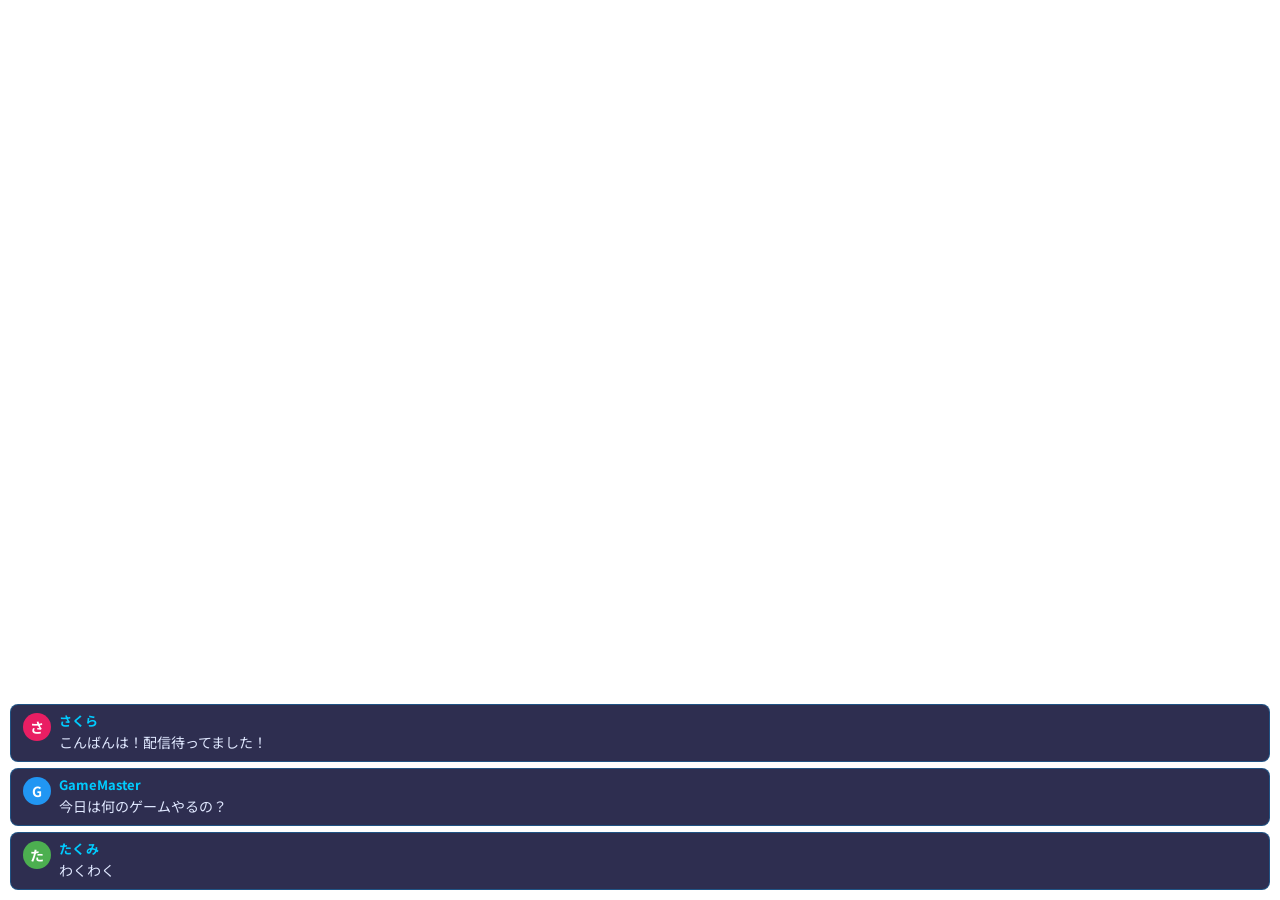
<file: chat-style-pro/index.html>
<!DOCTYPE html>
<html lang="ja">
<head>
<meta charset="UTF-8">
<meta name="viewport" content="width=device-width, initial-scale=1.0">
<title>Chat Style Pro</title>
<link rel="preconnect" href="https://fonts.googleapis.com">
<link rel="preconnect" href="https://fonts.gstatic.com" crossorigin>
<link href="https://fonts.googleapis.com/css2?family=Noto+Sans+JP:wght@400;500;700&family=M+PLUS+Rounded+1c:wght@400;700&family=Kosugi+Maru&family=DotGothic16&display=swap" rel="stylesheet">
<link rel="stylesheet" href="css/chat.css">
</head>
<body>
<div id="chat-container">
  <div id="chat-messages"></div>
</div>
<script src="js/chat.js"></script>
</body>
</html>
</file>
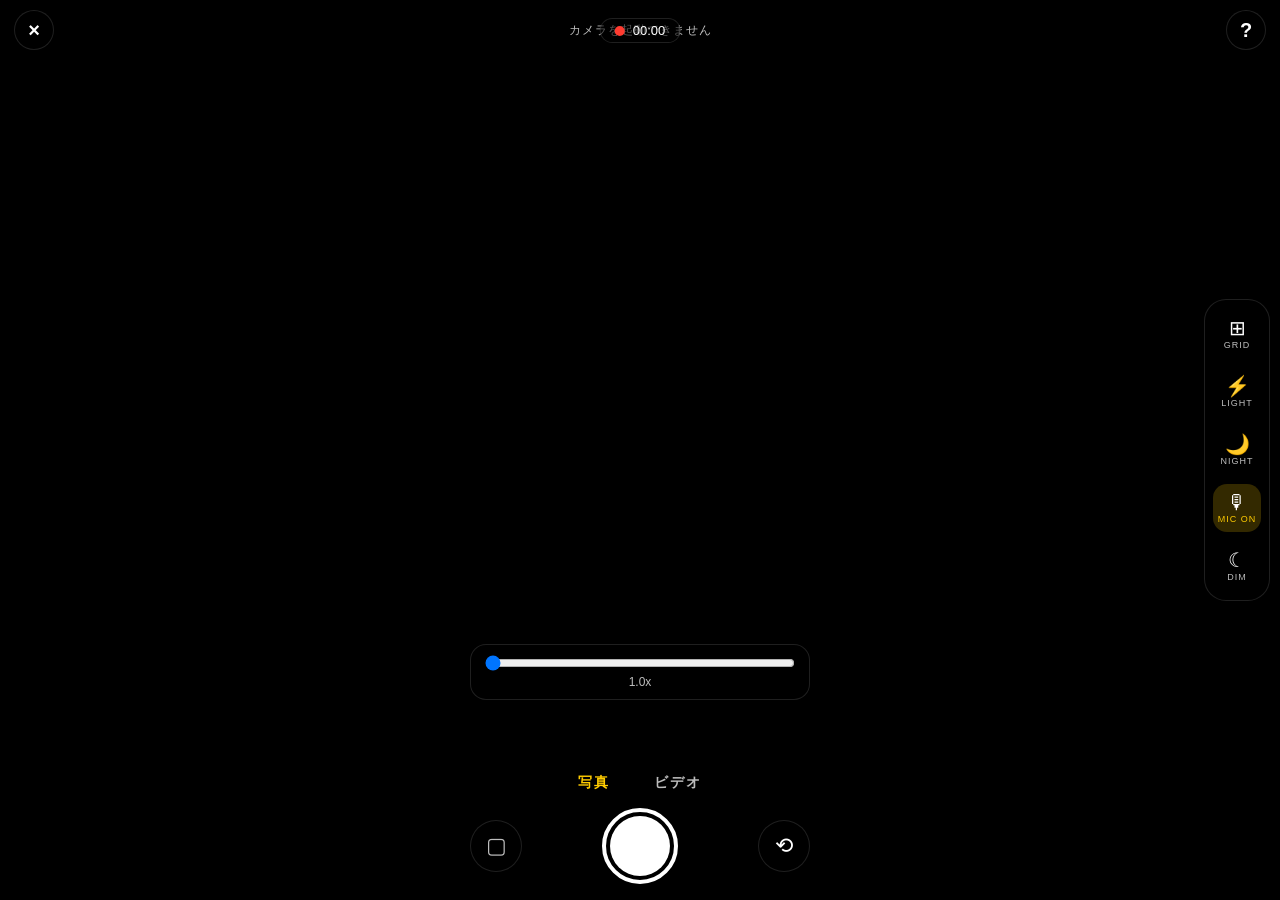
<file: silent-camera/index.html>
<!DOCTYPE html>
<html lang="ja">
<head>
<meta charset="UTF-8">
<meta name="viewport" content="width=device-width, initial-scale=1.0, viewport-fit=cover, user-scalable=no">
<meta name="apple-mobile-web-app-capable" content="yes">
<meta name="apple-mobile-web-app-status-bar-style" content="black-translucent">
<meta name="theme-color" content="#000000">
<title>Silent Camera — 無音カメラ</title>
<link rel="stylesheet" href="css/style.css">
</head>
<body>

<div id="app" class="app">

  <!-- Live preview -->
  <video id="preview" class="preview" autoplay playsinline muted webkit-playsinline></video>

  <!-- Grid overlay -->
  <div id="grid-overlay" class="grid-overlay" hidden>
    <div class="grid-line grid-v1"></div>
    <div class="grid-line grid-v2"></div>
    <div class="grid-line grid-h1"></div>
    <div class="grid-line grid-h2"></div>
  </div>

  <!-- Dim overlay (reduces screen brightness to avoid waking) -->
  <div id="dim-overlay" class="dim-overlay"></div>

  <!-- Night-mode red tint -->
  <div id="night-overlay" class="night-overlay" hidden></div>

  <!-- REC indicator -->
  <div id="rec-indicator" class="rec-indicator" hidden>
    <span class="rec-dot"></span>
    <span id="rec-time" class="rec-time">00:00</span>
  </div>

  <!-- Flash hint on capture -->
  <div id="flash-hint" class="flash-hint"></div>

  <!-- Top bar -->
  <div class="top-bar">
    <button id="btn-close" class="top-btn" aria-label="閉じる">×</button>
    <div class="top-status" id="status">起動中…</div>
    <button id="btn-help" class="top-btn" aria-label="ヘルプ">?</button>
  </div>

  <!-- Side panel -->
  <div class="side-panel">
    <button id="btn-grid"  class="side-btn" aria-label="グリッド"><span>⊞</span><em>GRID</em></button>
    <button id="btn-torch" class="side-btn" aria-label="ライト"><span>⚡</span><em>LIGHT</em></button>
    <button id="btn-night" class="side-btn" aria-label="ナイトモード"><span>🌙</span><em>NIGHT</em></button>
    <button id="btn-audio" class="side-btn" aria-label="録音"><span>🎙</span><em>MIC ON</em></button>
    <label class="side-btn side-dim" aria-label="画面を暗く">
      <span>☾</span>
      <em>DIM</em>
      <input id="dim-range" type="range" min="0" max="0.85" step="0.05" value="0">
    </label>
  </div>

  <!-- Zoom slider -->
  <div class="zoom-wrap" id="zoom-wrap" hidden>
    <input id="zoom-range" type="range" min="1" max="5" step="0.1" value="1">
    <div class="zoom-label" id="zoom-label">1.0x</div>
  </div>

  <!-- Bottom control bar -->
  <div class="bottom-bar">
    <div class="mode-switch">
      <button class="mode-btn is-active" data-mode="photo">写真</button>
      <button class="mode-btn" data-mode="video">ビデオ</button>
    </div>

    <div class="shutter-row">
      <button id="btn-gallery" class="circle-btn gallery-btn" aria-label="直近のショット">
        <img id="gallery-thumb" alt="">
        <span id="gallery-placeholder" class="gallery-placeholder">▢</span>
      </button>

      <button id="btn-shutter" class="shutter" aria-label="撮影">
        <span class="shutter-inner"></span>
      </button>

      <button id="btn-flip" class="circle-btn flip-btn" aria-label="カメラ切替">⟲</button>
    </div>
  </div>

  <!-- Preview / Gallery modal -->
  <div id="result-overlay" class="result-overlay" hidden>
    <div class="result-inner">
      <div class="result-top">
        <button id="result-close" class="top-btn">×</button>
        <span id="result-title">プレビュー</span>
        <span class="spacer"></span>
      </div>
      <div class="result-media" id="result-media"></div>
      <div class="result-actions">
        <a id="result-save" class="result-btn primary" download>保存</a>
        <button id="result-share" class="result-btn">共有</button>
        <button id="result-delete" class="result-btn danger">削除</button>
      </div>
    </div>
  </div>

  <!-- Help overlay -->
  <div id="help-overlay" class="help-overlay" hidden>
    <div class="help-inner">
      <button id="help-close" class="top-btn">×</button>
      <h2>Silent Camera</h2>
      <p>iPhone のシャッター音を鳴らさずに写真・ビデオを撮影するブラウザツールです。</p>
      <ul>
        <li><b>音が鳴らない理由</b>：Safari の <code>getUserMedia</code> はカメラアプリとは別経路のため、OS のシャッター音強制が適用されません。</li>
        <li><b>DIM</b>：画面を暗くして、端末自体の光で子どもを起こさないようにします。</li>
        <li><b>NIGHT</b>：赤みのフィルタで、暗闇で目を慣らしたまま撮影できます（目の刺激が少ない）。</li>
        <li><b>MIC OFF</b>：ビデオ撮影時もマイクをオフにできます。</li>
        <li><b>保存</b>：撮影後、ダウンロードまたは iOS の共有シート（「写真に追加」）から保存できます。</li>
      </ul>
      <p class="help-foot">※ HTTPS または localhost でのみ動作します。初回にカメラ・マイクの許可を求められます。</p>
    </div>
  </div>

</div>

<script src="js/app.js"></script>
</body>
</html>
</file>
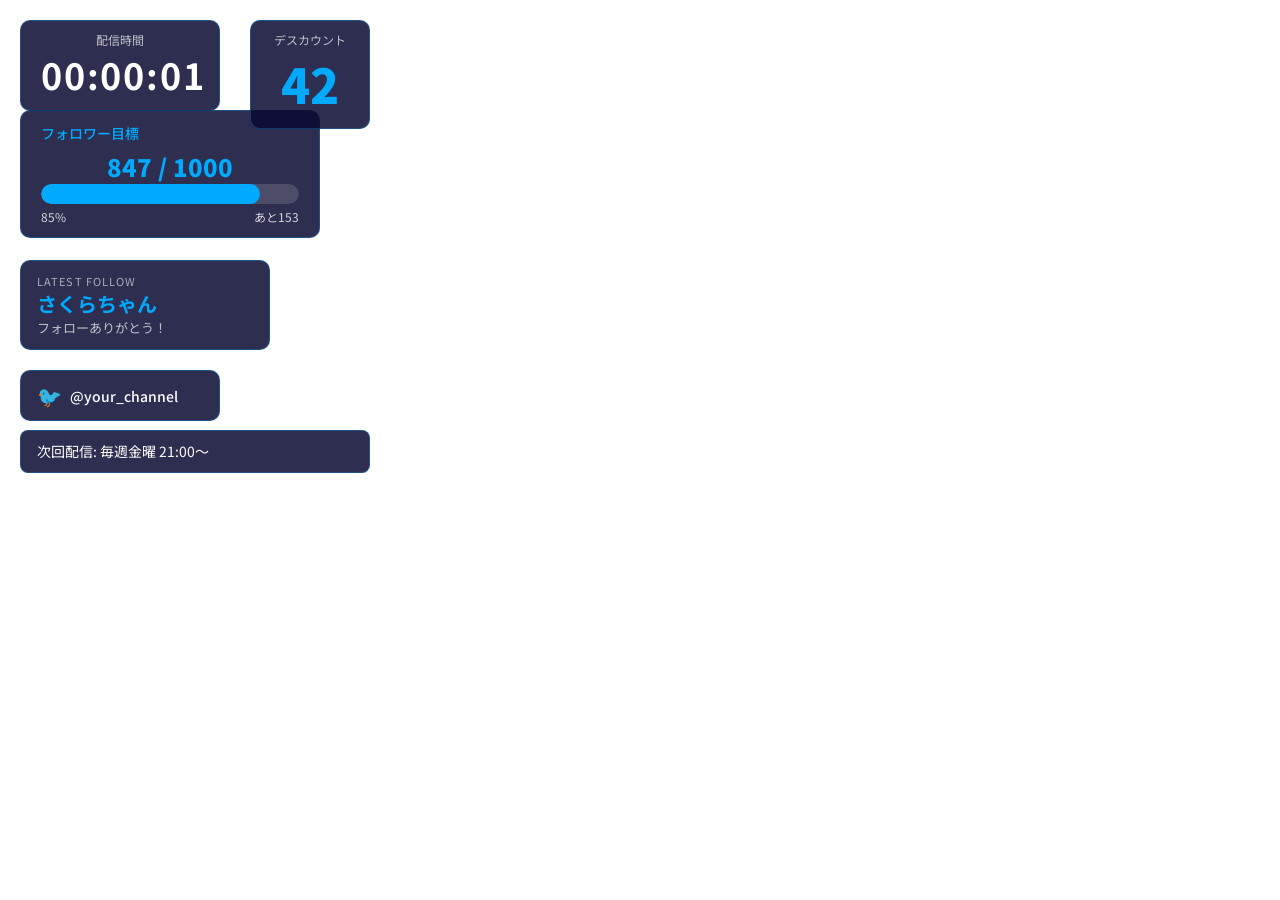
<file: stream-info-panel/index.html>
<!DOCTYPE html>
<html lang="ja">
<head>
<meta charset="UTF-8">
<meta name="viewport" content="width=device-width, initial-scale=1.0">
<title>Stream Info Panel</title>
<link rel="preconnect" href="https://fonts.googleapis.com">
<link href="https://fonts.googleapis.com/css2?family=Noto+Sans+JP:wght@400;500;700;900&family=M+PLUS+Rounded+1c:wght@400;700&family=Orbitron:wght@400;700;900&family=DotGothic16&family=Kosugi+Maru&display=swap" rel="stylesheet">
<link rel="stylesheet" href="css/panel.css">
</head>
<body>
<div id="panel-container"></div>
<script src="js/panel.js"></script>
</body>
</html>
</file>
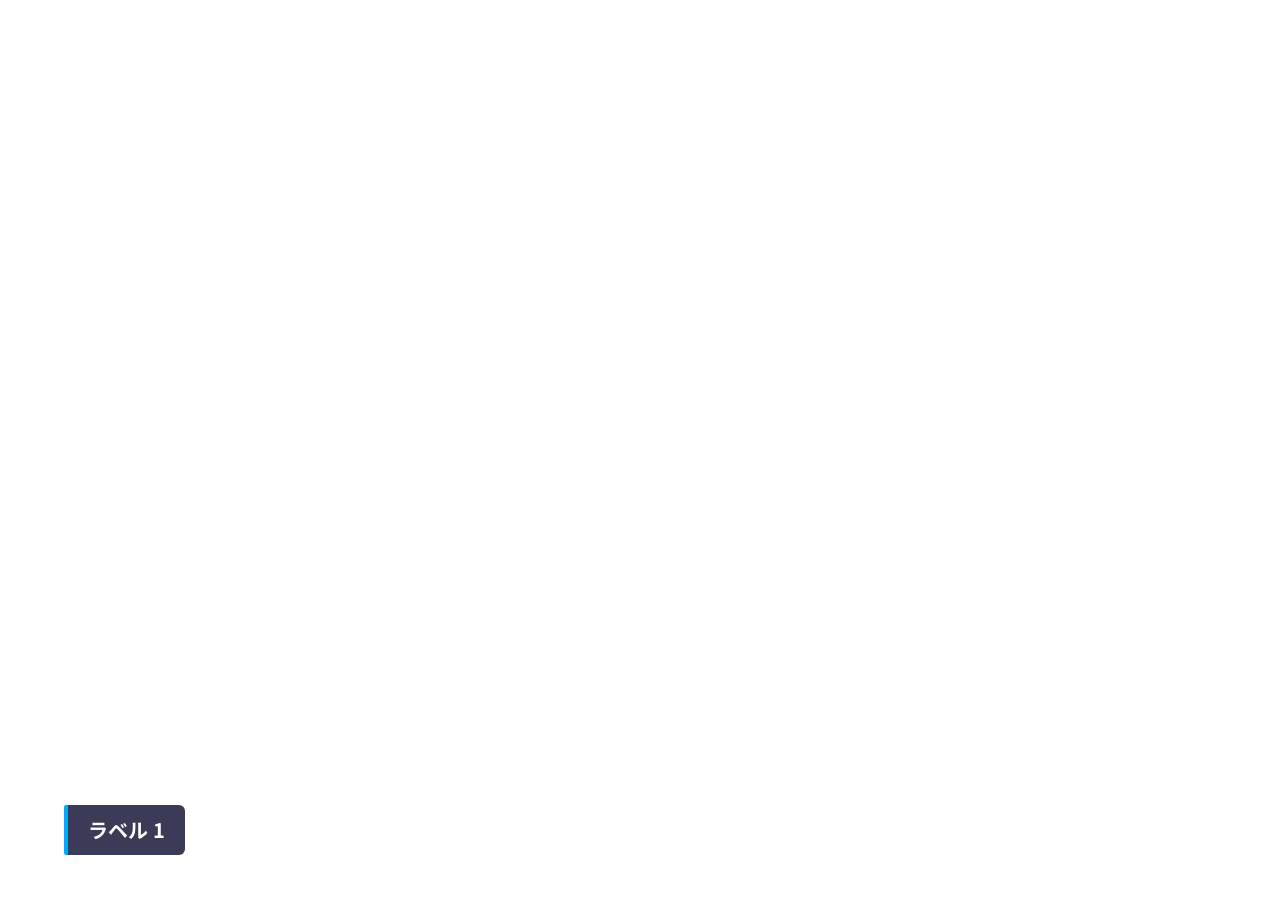
<file: stream-label-pro/index.html>
<!DOCTYPE html>
<html lang="ja">
<head>
<meta charset="UTF-8">
<meta name="viewport" content="width=device-width, initial-scale=1.0">
<title>Stream Label Pro</title>
<link rel="preconnect" href="https://fonts.googleapis.com">
<link rel="preconnect" href="https://fonts.gstatic.com" crossorigin>
<link href="https://fonts.googleapis.com/css2?family=Noto+Sans+JP:wght@400;700;900&family=M+PLUS+Rounded+1c:wght@400;700;800&family=Orbitron:wght@400;700;900&family=Zen+Dots&family=DotGothic16&family=Rajdhani:wght@400;600;700&family=Press+Start+2P&family=Kosugi+Maru&family=Dela+Gothic+One&family=Rampart+One&display=swap" rel="stylesheet">
<link rel="stylesheet" href="css/label.css">
</head>
<body>
<div id="label-container"></div>
<script src="js/label.js"></script>
</body>
</html>
</file>
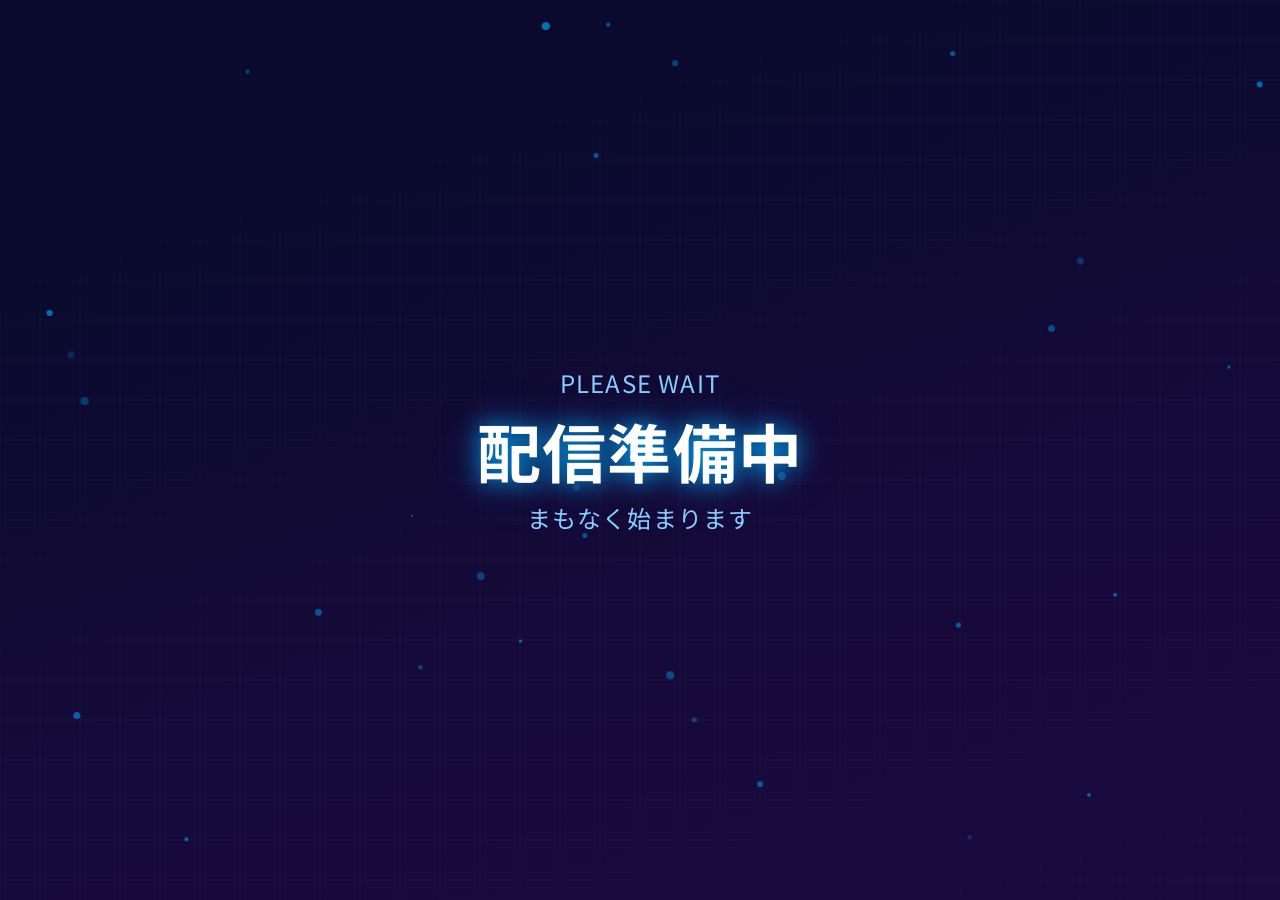
<file: stream-scenes-pro/index.html>
<!DOCTYPE html>
<html lang="ja">
<head>
<meta charset="UTF-8">
<meta name="viewport" content="width=device-width, initial-scale=1.0">
<title>Stream Scenes Pro</title>
<link rel="preconnect" href="https://fonts.googleapis.com">
<link rel="preconnect" href="https://fonts.gstatic.com" crossorigin>
<link href="https://fonts.googleapis.com/css2?family=Noto+Sans+JP:wght@400;700;900&family=M+PLUS+Rounded+1c:wght@400;700;800&family=Orbitron:wght@400;700;900&family=Zen+Dots&family=DotGothic16&family=Rajdhani:wght@400;600;700&family=Press+Start+2P&family=Kosugi+Maru&family=Dela+Gothic+One&family=Rampart+One&display=swap" rel="stylesheet">
<link rel="stylesheet" href="css/scene.css">
</head>
<body>
<div id="scene-container">
  <canvas id="bg-canvas"></canvas>
  <div id="particles-container"></div>
  <div id="scene-content">
    <div id="label-top" class="label"></div>
    <div id="main-text" class="main-text"></div>
    <div id="label-bottom" class="label"></div>
    <div id="countdown-timer" class="countdown"></div>
  </div>
  <div id="progress-bar"><div id="progress-fill"></div></div>
  <div id="border-overlay"></div>
</div>
<script src="js/scene.js"></script>
</body>
</html>
</file>
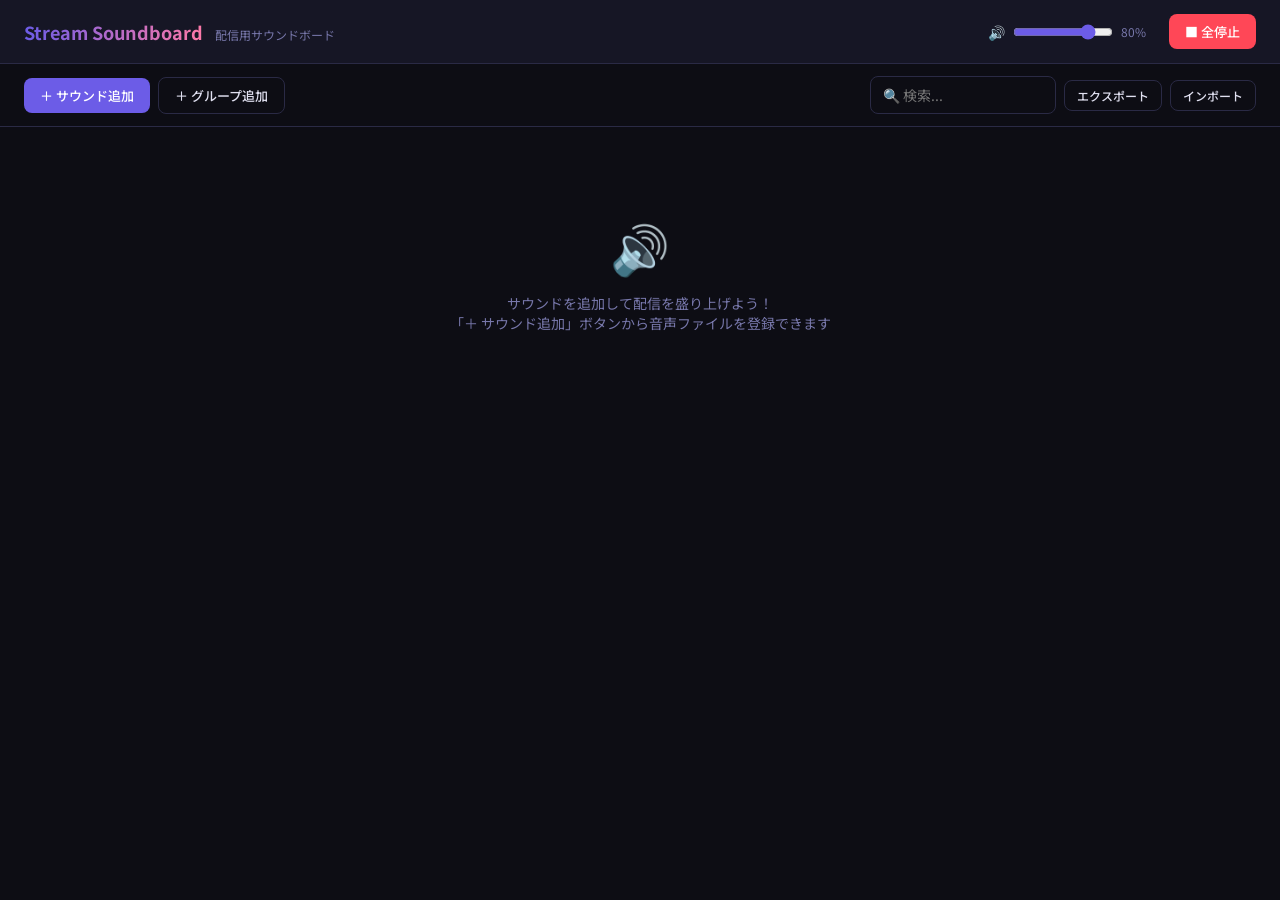
<file: stream-soundboard/index.html>
<!DOCTYPE html>
<html lang="ja">
<head>
<meta charset="UTF-8">
<meta name="viewport" content="width=device-width, initial-scale=1.0">
<title>Stream Soundboard</title>
<link rel="preconnect" href="https://fonts.googleapis.com">
<link href="https://fonts.googleapis.com/css2?family=Noto+Sans+JP:wght@400;500;700&display=swap" rel="stylesheet">
<link rel="stylesheet" href="css/style.css">
</head>
<body>
<div class="app">
  <header class="header">
    <div class="header-left">
      <h1 class="header-title">Stream Soundboard</h1>
      <span class="header-sub">配信用サウンドボード</span>
    </div>
    <div class="header-right">
      <label class="vol-label">
        <span>🔊</span>
        <input type="range" id="master-vol" min="0" max="1" step="0.05" value="0.8" class="vol-slider">
        <span id="vol-val" class="vol-val">80%</span>
      </label>
      <button id="btn-stop-all" class="btn btn-danger" title="全停止">■ 全停止</button>
    </div>
  </header>

  <div class="toolbar">
    <div class="toolbar-left">
      <button id="btn-add" class="btn btn-primary">＋ サウンド追加</button>
      <button id="btn-add-group" class="btn btn-outline">＋ グループ追加</button>
    </div>
    <div class="toolbar-right">
      <input type="text" id="search" class="input search-input" placeholder="🔍 検索...">
      <button id="btn-export" class="btn btn-outline btn-sm">エクスポート</button>
      <button id="btn-import" class="btn btn-outline btn-sm">インポート</button>
      <input type="file" id="file-import" accept=".json" style="display:none">
    </div>
  </div>

  <div id="board" class="board"></div>

  <!-- サウンド追加モーダル -->
  <div id="modal-overlay" class="modal-overlay hidden">
    <div class="modal">
      <h2 class="modal-title" id="modal-title">サウンド追加</h2>
      <div class="field">
        <label>名前</label>
        <input type="text" id="snd-name" class="input" placeholder="効果音の名前">
      </div>
      <div class="field">
        <label>音声ファイル</label>
        <input type="file" id="snd-file" accept="audio/*" class="input">
        <p class="hint">MP3/WAV/OGG対応。ファイルはブラウザ内に保存されます。</p>
      </div>
      <div class="field">
        <label>色</label>
        <div class="color-grid" id="color-grid"></div>
      </div>
      <div class="field">
        <label>グループ</label>
        <select id="snd-group" class="select">
          <option value="">なし</option>
        </select>
      </div>
      <div class="field">
        <label>ショートカットキー（任意）</label>
        <input type="text" id="snd-hotkey" class="input input-sm" placeholder="例: 1, a, F1" maxlength="10">
      </div>
      <div class="modal-actions">
        <button id="btn-modal-cancel" class="btn btn-outline">キャンセル</button>
        <button id="btn-modal-save" class="btn btn-primary">保存</button>
      </div>
    </div>
  </div>

  <!-- グループ追加モーダル -->
  <div id="group-modal-overlay" class="modal-overlay hidden">
    <div class="modal modal-sm">
      <h2 class="modal-title">グループ追加</h2>
      <div class="field">
        <label>グループ名</label>
        <input type="text" id="grp-name" class="input" placeholder="例: SE, BGM, ジングル">
      </div>
      <div class="modal-actions">
        <button id="btn-grp-cancel" class="btn btn-outline">キャンセル</button>
        <button id="btn-grp-save" class="btn btn-primary">追加</button>
      </div>
    </div>
  </div>
</div>

<script src="js/app.js"></script>
</body>
</html>
</file>
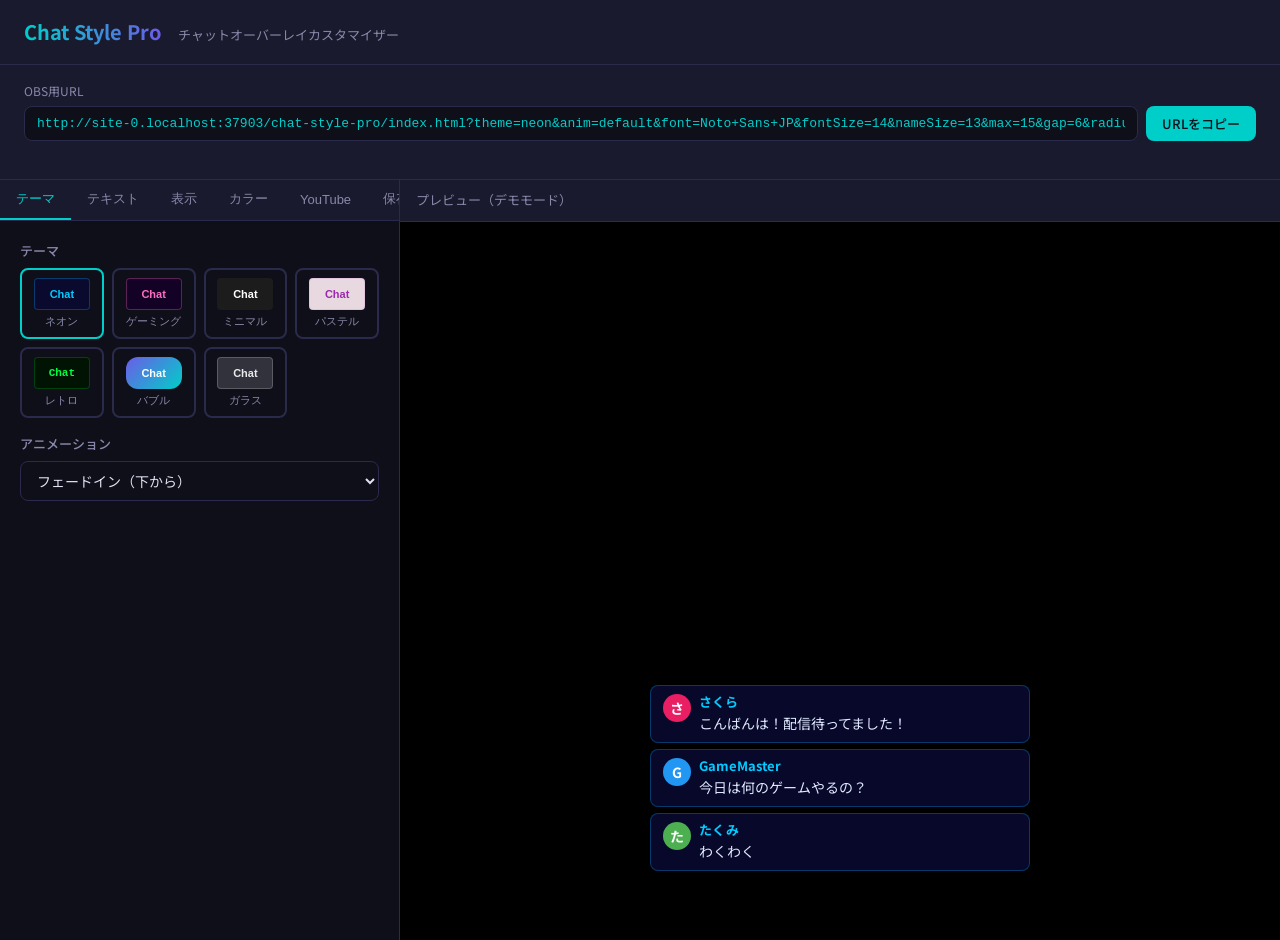
<file: chat-style-pro/settings.html>
<!DOCTYPE html>
<html lang="ja">
<head>
<meta charset="UTF-8">
<meta name="viewport" content="width=device-width, initial-scale=1.0">
<title>Chat Style Pro - 設定</title>
<link rel="preconnect" href="https://fonts.googleapis.com">
<link rel="preconnect" href="https://fonts.gstatic.com" crossorigin>
<link href="https://fonts.googleapis.com/css2?family=Noto+Sans+JP:wght@400;500;700&display=swap" rel="stylesheet">
<link rel="stylesheet" href="css/settings.css">
</head>
<body>
<div class="app">
  <header class="header">
    <h1 class="header-title">Chat Style Pro</h1>
    <p class="header-sub">チャットオーバーレイカスタマイザー</p>
  </header>

  <section class="url-section">
    <label class="url-label">OBS用URL</label>
    <div class="url-row">
      <input type="text" id="obs-url" class="url-input" readonly>
      <button id="btn-copy-url" class="btn btn-primary">URLをコピー</button>
    </div>
    <p id="copy-msg" class="copy-msg"></p>
  </section>

  <div class="main-layout">
    <div class="settings-panel">
      <div class="tabs">
        <button class="tab active" data-tab="theme">テーマ</button>
        <button class="tab" data-tab="text">テキスト</button>
        <button class="tab" data-tab="display">表示</button>
        <button class="tab" data-tab="color">カラー</button>
        <button class="tab" data-tab="youtube">YouTube</button>
        <button class="tab" data-tab="save">保存</button>
      </div>

      <!-- テーマタブ -->
      <div class="tab-content active" id="tab-theme">
        <div class="field">
          <label>テーマ</label>
          <div class="theme-grid">
            <button class="theme-btn active" data-theme="neon">
              <div class="theme-preview-box" style="background:rgba(10,10,50,0.9);color:#00ccff;border:1px solid rgba(0,170,255,0.3);">Chat</div>
              <span>ネオン</span>
            </button>
            <button class="theme-btn" data-theme="gaming">
              <div class="theme-preview-box" style="background:rgba(20,0,40,0.9);color:#ff6ec7;border:1px solid rgba(255,110,199,0.3);">Chat</div>
              <span>ゲーミング</span>
            </button>
            <button class="theme-btn" data-theme="minimal">
              <div class="theme-preview-box" style="background:rgba(30,30,30,0.9);color:#fff;">Chat</div>
              <span>ミニマル</span>
            </button>
            <button class="theme-btn" data-theme="pastel">
              <div class="theme-preview-box" style="background:rgba(255,240,245,0.9);color:#9c27b0;border:1px solid rgba(206,147,216,0.3);">Chat</div>
              <span>パステル</span>
            </button>
            <button class="theme-btn" data-theme="retro">
              <div class="theme-preview-box" style="background:rgba(0,20,0,0.9);color:#00ff41;font-family:monospace;border:1px solid rgba(0,255,65,0.2);">Chat</div>
              <span>レトロ</span>
            </button>
            <button class="theme-btn" data-theme="bubble">
              <div class="theme-preview-box" style="background:linear-gradient(135deg,#6c5ce7,#00cec9);color:#fff;border-radius:12px;">Chat</div>
              <span>バブル</span>
            </button>
            <button class="theme-btn" data-theme="glass">
              <div class="theme-preview-box" style="background:rgba(255,255,255,0.15);color:rgba(255,255,255,0.9);border:1px solid rgba(255,255,255,0.2);">Chat</div>
              <span>ガラス</span>
            </button>
          </div>
        </div>
        <div class="field">
          <label>アニメーション</label>
          <select id="opt-anim" class="select">
            <option value="default">フェードイン（下から）</option>
            <option value="slide">スライドイン（左から）</option>
            <option value="scale">スケールイン</option>
            <option value="bounce">バウンス</option>
          </select>
        </div>
      </div>

      <!-- テキストタブ -->
      <div class="tab-content" id="tab-text">
        <div class="field">
          <label>フォント</label>
          <select id="opt-font" class="select">
            <option value="Noto Sans JP">Noto Sans JP</option>
            <option value="M PLUS Rounded 1c">M PLUS Rounded 1c</option>
            <option value="Kosugi Maru">Kosugi Maru</option>
            <option value="DotGothic16">DotGothic16</option>
          </select>
        </div>
        <div class="field-row">
          <div class="field">
            <label>テキストサイズ</label>
            <input type="range" id="opt-fontSize" min="10" max="28" value="14" class="range">
            <span class="range-val" id="val-fontSize">14px</span>
          </div>
          <div class="field">
            <label>名前サイズ</label>
            <input type="range" id="opt-nameSize" min="10" max="24" value="13" class="range">
            <span class="range-val" id="val-nameSize">13px</span>
          </div>
        </div>
      </div>

      <!-- 表示タブ -->
      <div class="tab-content" id="tab-display">
        <div class="field">
          <label>最大表示数</label>
          <input type="range" id="opt-max" min="3" max="30" value="15" class="range">
          <span class="range-val" id="val-max">15</span>
        </div>
        <div class="field">
          <label>自動消去（秒、0=なし）</label>
          <input type="range" id="opt-fade" min="0" max="60" value="0" class="range">
          <span class="range-val" id="val-fade">0</span>
        </div>
        <div class="field">
          <label>メッセージ間隔</label>
          <input type="range" id="opt-gap" min="0" max="20" value="6" class="range">
          <span class="range-val" id="val-gap">6px</span>
        </div>
        <div class="field">
          <label>角丸</label>
          <input type="range" id="opt-radius" min="0" max="24" value="8" class="range">
          <span class="range-val" id="val-radius">8px</span>
        </div>
        <div class="field">
          <label class="checkbox-label">
            <input type="checkbox" id="opt-avatar" checked> アバターを表示
          </label>
        </div>
        <div class="field">
          <label class="checkbox-label">
            <input type="checkbox" id="opt-name" checked> 名前を表示
          </label>
        </div>
        <div class="field">
          <label>デモ速度（ミリ秒）</label>
          <input type="range" id="opt-demoSpeed" min="1000" max="8000" step="500" value="3000" class="range">
          <span class="range-val" id="val-demoSpeed">3000ms</span>
        </div>
      </div>

      <!-- カラータブ -->
      <div class="tab-content" id="tab-color">
        <p style="font-size:12px;color:var(--text-dim);margin-bottom:16px;">空欄の場合はテーマのデフォルト色が使われます</p>
        <div class="field-row">
          <div class="field">
            <label>名前色（カスタム）</label>
            <input type="color" id="opt-nameColor" value="#00ccff" class="color-input">
            <label class="checkbox-label" style="margin-top:4px;">
              <input type="checkbox" id="opt-nameColorOn"> 有効
            </label>
          </div>
          <div class="field">
            <label>テキスト色（カスタム）</label>
            <input type="color" id="opt-textColor" value="#ffffff" class="color-input">
            <label class="checkbox-label" style="margin-top:4px;">
              <input type="checkbox" id="opt-textColorOn"> 有効
            </label>
          </div>
        </div>
        <div class="field-row">
          <div class="field">
            <label>背景色（カスタム）</label>
            <input type="color" id="opt-bgColor" value="#1a1a2e" class="color-input">
            <label class="checkbox-label" style="margin-top:4px;">
              <input type="checkbox" id="opt-bgColorOn"> 有効
            </label>
          </div>
          <div class="field">
            <label>背景透明度</label>
            <input type="range" id="opt-bgOpacity" min="0" max="1" step="0.05" value="0.85" class="range">
            <span class="range-val" id="val-bgOpacity">0.85</span>
          </div>
        </div>
      </div>

      <!-- YouTubeタブ -->
      <div class="tab-content" id="tab-youtube">
        <p class="help-text">YouTube Liveの実際のチャットを、このツールのテーマで表示します。OBSにYouTubeのチャット画面を読み込み、下のCSSで見た目を差し替える方式です（テーマ・テキスト・表示・カラーの設定が反映されます）。</p>
        <div class="field">
          <label>配信の動画ID または URL</label>
          <input type="text" id="opt-ytInput" class="input" placeholder="https://www.youtube.com/live/xxxxxxxxxxx">
          <p id="yt-status" class="help-text"></p>
        </div>
        <div class="field">
          <label>OBS ブラウザソースの URL</label>
          <div class="url-row">
            <input type="text" id="yt-chat-url" class="url-input" readonly placeholder="動画IDを入力すると表示されます">
            <button id="btn-copy-yt-url" class="btn btn-primary btn-sm">コピー</button>
          </div>
        </div>
        <div class="field">
          <label>OBS ブラウザソースの「カスタムCSS」</label>
          <textarea id="yt-css" class="input code-area" readonly rows="8"></textarea>
          <button id="btn-copy-yt-css" class="btn btn-primary btn-sm" style="margin-top:6px;">CSSをコピー</button>
          <p id="yt-copy-msg" class="copy-msg"></p>
        </div>
        <div class="field">
          <label class="checkbox-label"><input type="checkbox" id="opt-ytSuperchat" checked> スーパーチャット / ステッカーを表示</label>
        </div>
        <div class="field">
          <label class="checkbox-label"><input type="checkbox" id="opt-ytMembership" checked> メンバーシップ加入・ギフトを表示</label>
        </div>
        <div class="field">
          <label class="checkbox-label"><input type="checkbox" id="opt-ytRoleColors" checked> 配信者・モデレーター・メンバーの名前を色分け</label>
        </div>
        <div class="field">
          <label class="checkbox-label"><input type="checkbox" id="opt-ytHideTimestamp" checked> タイムスタンプを隠す</label>
        </div>
        <div class="field">
          <label class="checkbox-label"><input type="checkbox" id="opt-ytHideBadges"> バッジ（メンバー・モデレーター）を隠す</label>
        </div>
        <div class="field">
          <label class="checkbox-label"><input type="checkbox" id="opt-ytTicker"> 上部のスパチャ ティッカーを表示</label>
        </div>
        <hr class="divider">
        <h3 class="section-title">OBSへの設定手順</h3>
        <ol class="steps">
          <li>OBSの「ソース」→「＋」→「ブラウザ」を追加</li>
          <li>「URL」に上のURLを貼り付け（幅400〜500 / 高さ600〜800 推奨）</li>
          <li>「カスタムCSS」の中身を消して、上のCSSを貼り付け</li>
          <li>配信ごとに動画IDが変わるので、URLだけ差し替え（CSSはそのまま使えます）</li>
        </ol>
        <p class="help-text">※ 配信開始前（待機所）でもチャットが有効なら表示されます。限定公開・メンバー限定チャットは、OBSの「ドックをインタラクト」でログインが必要な場合があります。</p>
      </div>

      <!-- 保存タブ -->
      <div class="tab-content" id="tab-save">
        <h3 class="section-title">プリセット</h3>
        <div class="preset-grid">
          <div class="preset-slot" data-slot="1">
            <button class="btn btn-sm btn-outline" data-action="save">保存1</button>
            <button class="btn btn-sm" data-action="load">読込1</button>
          </div>
          <div class="preset-slot" data-slot="2">
            <button class="btn btn-sm btn-outline" data-action="save">保存2</button>
            <button class="btn btn-sm" data-action="load">読込2</button>
          </div>
          <div class="preset-slot" data-slot="3">
            <button class="btn btn-sm btn-outline" data-action="save">保存3</button>
            <button class="btn btn-sm" data-action="load">読込3</button>
          </div>
        </div>
        <hr class="divider">
        <h3 class="section-title">エクスポート / インポート</h3>
        <div class="field-row">
          <button id="btn-export" class="btn btn-outline">エクスポート</button>
          <button id="btn-import" class="btn btn-outline">インポート</button>
          <input type="file" id="file-import" accept=".json" style="display:none">
        </div>
      </div>
    </div>

    <div class="preview-panel">
      <div class="preview-header">
        <span>プレビュー（デモモード）</span>
      </div>
      <div class="preview-wrapper">
        <iframe id="preview-frame" src="index.html?source=demo"></iframe>
      </div>
    </div>
  </div>
</div>

<script src="js/youtube.js"></script>
<script src="js/settings.js"></script>
</body>
</html>
</file>
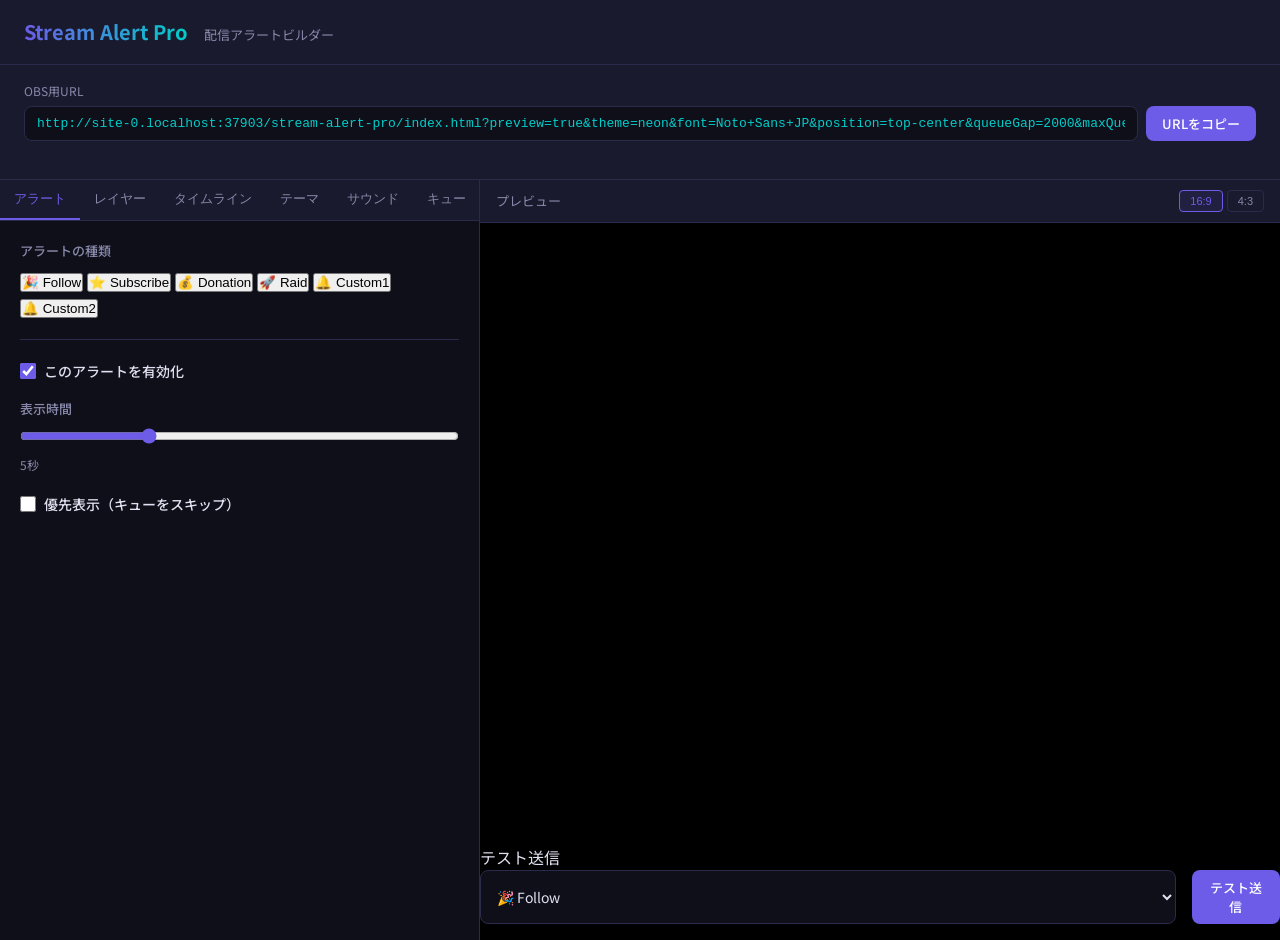
<file: stream-alert-pro/settings.html>
<!DOCTYPE html>
<html lang="ja">
<head>
<meta charset="UTF-8">
<meta name="viewport" content="width=device-width, initial-scale=1.0">
<title>Stream Alert Pro - 設定</title>
<link rel="preconnect" href="https://fonts.googleapis.com">
<link rel="preconnect" href="https://fonts.gstatic.com" crossorigin>
<link href="https://fonts.googleapis.com/css2?family=Noto+Sans+JP:wght@400;700;900&family=M+PLUS+Rounded+1c:wght@400;700;800&family=Orbitron:wght@400;700;900&family=Zen+Dots&family=DotGothic16&family=Rajdhani:wght@400;600;700&family=Press+Start+2P&family=Kosugi+Maru&family=Dela+Gothic+One&family=Rampart+One&display=swap" rel="stylesheet">
<link rel="stylesheet" href="css/settings.css">
<link rel="stylesheet" href="css/timeline.css">
</head>
<body>
<div class="app">
  <!-- ヘッダー -->
  <header class="header">
    <h1 class="header-title">Stream Alert Pro</h1>
    <p class="header-sub">配信アラートビルダー</p>
  </header>

  <!-- OBS用URL出力 -->
  <section class="url-section">
    <label class="url-label">OBS用URL</label>
    <div class="url-row">
      <input type="text" id="obs-url" class="url-input" readonly>
      <button id="btn-copy-url" class="btn btn-primary">URLをコピー</button>
    </div>
    <p id="copy-msg" class="copy-msg"></p>
  </section>

  <!-- メインコンテンツ -->
  <div class="main-layout">
    <!-- 左: 設定パネル -->
    <div class="settings-panel">
      <!-- タブ -->
      <div class="tabs">
        <button class="tab active" data-tab="alert">アラート</button>
        <button class="tab" data-tab="layers">レイヤー</button>
        <button class="tab" data-tab="timeline">タイムライン</button>
        <button class="tab" data-tab="theme">テーマ</button>
        <button class="tab" data-tab="sound">サウンド</button>
        <button class="tab" data-tab="queue">キュー</button>
        <button class="tab" data-tab="api">API</button>
        <button class="tab" data-tab="save">保存</button>
      </div>

      <!-- アラートタブ -->
      <div class="tab-content active" id="tab-alert">
        <div class="field">
          <label>アラートの種類</label>
          <div class="scene-grid">
            <button class="scene-btn active" data-alert="follow">
              <span class="scene-icon">🎉</span>
              <span>Follow</span>
            </button>
            <button class="scene-btn" data-alert="subscribe">
              <span class="scene-icon">⭐</span>
              <span>Subscribe</span>
            </button>
            <button class="scene-btn" data-alert="donation">
              <span class="scene-icon">💰</span>
              <span>Donation</span>
            </button>
            <button class="scene-btn" data-alert="raid">
              <span class="scene-icon">🚀</span>
              <span>Raid</span>
            </button>
            <button class="scene-btn" data-alert="custom1">
              <span class="scene-icon">🔔</span>
              <span>Custom1</span>
            </button>
            <button class="scene-btn" data-alert="custom2">
              <span class="scene-icon">🔔</span>
              <span>Custom2</span>
            </button>
          </div>
        </div>

        <hr class="divider">

        <div class="field">
          <label class="checkbox-label">
            <input type="checkbox" id="opt-alertEnabled" checked> このアラートを有効化
          </label>
        </div>
        <div class="field">
          <label>表示時間</label>
          <input type="range" id="opt-alertDuration" min="1" max="15" value="5" class="range">
          <span class="range-val" id="val-alertDuration">5秒</span>
        </div>
        <div class="field">
          <label class="checkbox-label">
            <input type="checkbox" id="opt-alertPriority"> 優先表示（キューをスキップ）
          </label>
        </div>
      </div>

      <!-- レイヤータブ -->
      <div class="tab-content" id="tab-layers">
        <div class="field">
          <label>レイヤー一覧</label>
          <div class="layer-list" id="layer-list">
            <!-- layers populated by JS -->
          </div>
          <div class="field-row" style="margin-top:8px;">
            <select id="opt-layerType" class="select">
              <option value="text">テキスト</option>
              <option value="emoji">絵文字</option>
              <option value="shape">シェイプ</option>
              <option value="particle">パーティクル</option>
            </select>
            <button id="btn-add-layer" class="btn btn-sm btn-primary">追加</button>
            <button id="btn-remove-layer" class="btn btn-sm btn-outline">削除</button>
          </div>
          <div class="field-row" style="margin-top:4px;">
            <button id="btn-layer-up" class="btn btn-sm btn-outline">▲ 上へ</button>
            <button id="btn-layer-down" class="btn btn-sm btn-outline">▼ 下へ</button>
          </div>
        </div>

        <hr class="divider">

        <div id="layer-props">
          <!-- レイヤープロパティ: テキストレイヤー -->
          <div class="sub-fields" id="layer-prop-text">
            <h3 class="section-title">テキストレイヤー設定</h3>
            <div class="field">
              <label>テキスト内容</label>
              <input type="text" id="opt-layerText" value="新しいフォロワー！" class="input">
            </div>
            <div class="field">
              <label>フォント</label>
              <select id="opt-layerFont" class="select">
                <option value="Noto Sans JP">Noto Sans JP</option>
                <option value="M PLUS Rounded 1c">M PLUS Rounded 1c</option>
                <option value="Orbitron">Orbitron</option>
                <option value="Zen Dots">Zen Dots</option>
                <option value="DotGothic16">DotGothic16</option>
                <option value="Rajdhani">Rajdhani</option>
                <option value="Press Start 2P">Press Start 2P</option>
                <option value="Kosugi Maru">Kosugi Maru</option>
                <option value="Dela Gothic One">Dela Gothic One</option>
                <option value="Rampart One">Rampart One</option>
              </select>
            </div>
            <div class="field-row">
              <div class="field">
                <label>サイズ</label>
                <input type="range" id="opt-layerFontSize" min="12" max="200" value="48" class="range">
                <span class="range-val" id="val-layerFontSize">48px</span>
              </div>
              <div class="field">
                <label>色</label>
                <input type="color" id="opt-layerTextColor" value="#ffffff" class="color-input">
              </div>
            </div>
          </div>

          <!-- レイヤープロパティ: 絵文字レイヤー -->
          <div class="sub-fields" id="layer-prop-emoji" style="display:none;">
            <h3 class="section-title">絵文字レイヤー設定</h3>
            <div class="field">
              <label>絵文字</label>
              <input type="text" id="opt-layerEmoji" value="🎉" class="input input-sm">
            </div>
            <div class="field">
              <label>サイズ</label>
              <input type="range" id="opt-layerEmojiSize" min="16" max="200" value="64" class="range">
              <span class="range-val" id="val-layerEmojiSize">64px</span>
            </div>
          </div>

          <!-- レイヤープロパティ: シェイプレイヤー -->
          <div class="sub-fields" id="layer-prop-shape" style="display:none;">
            <h3 class="section-title">シェイプレイヤー設定</h3>
            <div class="field">
              <label>形状</label>
              <select id="opt-layerShape" class="select">
                <option value="rect">矩形</option>
                <option value="circle">円</option>
                <option value="rounded">角丸矩形</option>
              </select>
            </div>
            <div class="field-row">
              <div class="field">
                <label>幅</label>
                <input type="range" id="opt-layerShapeW" min="10" max="800" value="200" class="range">
                <span class="range-val" id="val-layerShapeW">200px</span>
              </div>
              <div class="field">
                <label>高さ</label>
                <input type="range" id="opt-layerShapeH" min="10" max="600" value="100" class="range">
                <span class="range-val" id="val-layerShapeH">100px</span>
              </div>
            </div>
            <div class="field-row">
              <div class="field">
                <label>背景色</label>
                <input type="color" id="opt-layerShapeColor" value="#1a1a2e" class="color-input">
              </div>
              <div class="field">
                <label>枠線色</label>
                <input type="color" id="opt-layerShapeBorder" value="#00aaff" class="color-input">
              </div>
            </div>
          </div>

          <!-- レイヤープロパティ: パーティクルレイヤー -->
          <div class="sub-fields" id="layer-prop-particle" style="display:none;">
            <h3 class="section-title">パーティクルレイヤー設定</h3>
            <div class="field">
              <label>パーティクルタイプ</label>
              <select id="opt-layerParticleType" class="select">
                <option value="confetti">紙吹雪</option>
                <option value="star">星</option>
                <option value="sparkle">キラキラ</option>
                <option value="bubble">バブル</option>
              </select>
            </div>
            <div class="field-row">
              <div class="field">
                <label>色</label>
                <input type="color" id="opt-layerParticleColor" value="#ffcc00" class="color-input">
              </div>
              <div class="field">
                <label>数</label>
                <input type="range" id="opt-layerParticleN" min="5" max="100" value="30" class="range">
                <span class="range-val" id="val-layerParticleN">30</span>
              </div>
            </div>
          </div>
        </div>
      </div>

      <!-- タイムラインタブ -->
      <div class="tab-content" id="tab-timeline">
        <div class="field">
          <label>アニメーション タイムライン</label>
          <div id="timeline-editor">
            <!-- populated by timeline.js -->
          </div>
        </div>
        <div class="field-row" style="margin-top:8px;">
          <button id="btn-tl-play" class="btn btn-sm btn-primary">▶ 再生</button>
          <button id="btn-tl-pause" class="btn btn-sm btn-outline">⏸ 一時停止</button>
          <button id="btn-tl-stop" class="btn btn-sm btn-outline">⏹ 停止</button>
        </div>
        <div class="field" style="margin-top:12px;">
          <label>総再生時間</label>
          <input type="range" id="opt-tlDuration" min="1" max="15" value="5" class="range">
          <span class="range-val" id="val-tlDuration">5秒</span>
        </div>
      </div>

      <!-- テーマタブ -->
      <div class="tab-content" id="tab-theme">
        <div class="field">
          <label>テーマ</label>
          <div class="theme-grid">
            <button class="theme-btn active" data-theme="neon">
              <div class="theme-preview" style="background:linear-gradient(135deg,#0a0a2e,#1a0a3e);color:#00aaff;">Aa</div>
              <span>ネオン</span>
            </button>
            <button class="theme-btn" data-theme="gaming">
              <div class="theme-preview" style="background:linear-gradient(135deg,#0d0d0d,#1a0a2e);background-image:linear-gradient(90deg,#ff6ec7,#7873f5);-webkit-background-clip:text;-webkit-text-fill-color:transparent;">Aa</div>
              <span>ゲーミング</span>
            </button>
            <button class="theme-btn" data-theme="minimal">
              <div class="theme-preview" style="background:linear-gradient(135deg,#1a1a1a,#2a2a2a);color:#ffffff;">Aa</div>
              <span>ミニマル</span>
            </button>
            <button class="theme-btn" data-theme="pastel">
              <div class="theme-preview" style="background:linear-gradient(135deg,#fce4ec,#e1bee7);color:#5d4037;">Aa</div>
              <span>パステル</span>
            </button>
            <button class="theme-btn" data-theme="retro">
              <div class="theme-preview" style="background:linear-gradient(135deg,#001100,#002200);color:#00ff41;font-family:monospace;">Aa</div>
              <span>レトロ</span>
            </button>
          </div>
        </div>

        <hr class="divider">

        <div class="field">
          <label>フォント</label>
          <select id="opt-font" class="select">
            <option value="Noto Sans JP">Noto Sans JP</option>
            <option value="M PLUS Rounded 1c">M PLUS Rounded 1c</option>
            <option value="Orbitron">Orbitron</option>
            <option value="Zen Dots">Zen Dots</option>
            <option value="DotGothic16">DotGothic16</option>
            <option value="Rajdhani">Rajdhani</option>
            <option value="Press Start 2P">Press Start 2P</option>
            <option value="Kosugi Maru">Kosugi Maru</option>
            <option value="Dela Gothic One">Dela Gothic One</option>
            <option value="Rampart One">Rampart One</option>
          </select>
        </div>

        <hr class="divider">

        <div class="field">
          <label>アラート表示位置</label>
          <div class="position-grid">
            <button class="pos-btn" data-pos="top-left">↖</button>
            <button class="pos-btn" data-pos="top-center">↑</button>
            <button class="pos-btn" data-pos="top-right">↗</button>
            <button class="pos-btn" data-pos="middle-left">←</button>
            <button class="pos-btn active" data-pos="middle-center">●</button>
            <button class="pos-btn" data-pos="middle-right">→</button>
            <button class="pos-btn" data-pos="bottom-left">↙</button>
            <button class="pos-btn" data-pos="bottom-center">↓</button>
            <button class="pos-btn" data-pos="bottom-right">↘</button>
          </div>
        </div>
      </div>

      <!-- サウンドタブ -->
      <div class="tab-content" id="tab-sound">
        <h3 class="section-title">アラートサウンド</h3>
        <div class="field">
          <label>アラート種類ごとのサウンド</label>
          <div class="sound-list">
            <div class="sound-row" data-alert="follow">
              <span class="sound-label">🎉 Follow</span>
              <button class="btn btn-sm btn-outline" data-action="upload-sound">ファイル選択</button>
              <span class="sound-file" id="sound-file-follow">未設定</span>
            </div>
            <div class="sound-row" data-alert="subscribe">
              <span class="sound-label">⭐ Subscribe</span>
              <button class="btn btn-sm btn-outline" data-action="upload-sound">ファイル選択</button>
              <span class="sound-file" id="sound-file-subscribe">未設定</span>
            </div>
            <div class="sound-row" data-alert="donation">
              <span class="sound-label">💰 Donation</span>
              <button class="btn btn-sm btn-outline" data-action="upload-sound">ファイル選択</button>
              <span class="sound-file" id="sound-file-donation">未設定</span>
            </div>
            <div class="sound-row" data-alert="raid">
              <span class="sound-label">🚀 Raid</span>
              <button class="btn btn-sm btn-outline" data-action="upload-sound">ファイル選択</button>
              <span class="sound-file" id="sound-file-raid">未設定</span>
            </div>
            <div class="sound-row" data-alert="custom1">
              <span class="sound-label">🔔 Custom1</span>
              <button class="btn btn-sm btn-outline" data-action="upload-sound">ファイル選択</button>
              <span class="sound-file" id="sound-file-custom1">未設定</span>
            </div>
            <div class="sound-row" data-alert="custom2">
              <span class="sound-label">🔔 Custom2</span>
              <button class="btn btn-sm btn-outline" data-action="upload-sound">ファイル選択</button>
              <span class="sound-file" id="sound-file-custom2">未設定</span>
            </div>
          </div>
          <input type="file" id="file-sound" accept="audio/*" style="display:none">
        </div>

        <hr class="divider">

        <div class="field">
          <label>音量</label>
          <input type="range" id="opt-volume" min="0" max="100" value="80" class="range">
          <span class="range-val" id="val-volume">80%</span>
        </div>
        <div class="field-row">
          <button id="btn-sound-test" class="btn btn-sm btn-primary">▶ サウンドテスト</button>
        </div>

        <hr class="divider">

        <div class="field-row">
          <div class="field">
            <label>フェードイン</label>
            <input type="range" id="opt-fadeIn" min="0" max="3" step="0.1" value="0.3" class="range">
            <span class="range-val" id="val-fadeIn">0.3秒</span>
          </div>
          <div class="field">
            <label>フェードアウト</label>
            <input type="range" id="opt-fadeOut" min="0" max="3" step="0.1" value="0.5" class="range">
            <span class="range-val" id="val-fadeOut">0.5秒</span>
          </div>
        </div>
      </div>

      <!-- キュータブ -->
      <div class="tab-content" id="tab-queue">
        <h3 class="section-title">アラートキュー設定</h3>
        <div class="field">
          <label>アラート間の間隔</label>
          <input type="range" id="opt-queueGap" min="0" max="10" step="0.5" value="2" class="range">
          <span class="range-val" id="val-queueGap">2.0秒</span>
        </div>
        <div class="field">
          <label>最大キューサイズ</label>
          <input type="range" id="opt-queueMax" min="1" max="50" value="20" class="range">
          <span class="range-val" id="val-queueMax">20</span>
        </div>
        <div class="field">
          <label class="checkbox-label">
            <input type="checkbox" id="opt-prioritySkip" checked> 優先アラートはキューをスキップ
          </label>
        </div>
      </div>

      <!-- APIタブ -->
      <div class="tab-content" id="tab-api">
        <h3 class="section-title">API ドキュメント</h3>
        <div class="field">
          <label>エンドポイント</label>
          <div class="api-doc">
            <code class="code-block">POST /api/alert</code>
            <p class="api-desc">アラートをトリガーします。</p>
            <pre class="code-block">{
  "type": "follow",
  "username": "ユーザー名",
  "message": "カスタムメッセージ"
}</pre>
          </div>
        </div>
        <div class="field">
          <label>コード例</label>
          <div class="api-doc">
            <pre class="code-block">fetch(alertUrl, {
  method: 'POST',
  headers: {'Content-Type':'application/json'},
  body: JSON.stringify({
    type: 'follow',
    username: 'viewer123'
  })
});</pre>
          </div>
        </div>

        <hr class="divider">

        <h3 class="section-title">テストトリガー</h3>
        <div class="field">
          <label>アラート種類を選んでテスト送信</label>
          <div class="api-test-grid">
            <button class="btn btn-sm btn-outline" data-test="follow">🎉 Follow</button>
            <button class="btn btn-sm btn-outline" data-test="subscribe">⭐ Subscribe</button>
            <button class="btn btn-sm btn-outline" data-test="donation">💰 Donation</button>
            <button class="btn btn-sm btn-outline" data-test="raid">🚀 Raid</button>
            <button class="btn btn-sm btn-outline" data-test="custom1">🔔 Custom1</button>
            <button class="btn btn-sm btn-outline" data-test="custom2">🔔 Custom2</button>
          </div>
        </div>
      </div>

      <!-- 保存タブ -->
      <div class="tab-content" id="tab-save">
        <h3 class="section-title">プリセット</h3>
        <div class="preset-grid">
          <div class="preset-slot" data-slot="1">
            <button class="btn btn-sm btn-outline" data-action="save">保存1</button>
            <button class="btn btn-sm" data-action="load">読込1</button>
            <button class="btn btn-sm btn-danger" data-action="delete">削除</button>
          </div>
          <div class="preset-slot" data-slot="2">
            <button class="btn btn-sm btn-outline" data-action="save">保存2</button>
            <button class="btn btn-sm" data-action="load">読込2</button>
            <button class="btn btn-sm btn-danger" data-action="delete">削除</button>
          </div>
          <div class="preset-slot" data-slot="3">
            <button class="btn btn-sm btn-outline" data-action="save">保存3</button>
            <button class="btn btn-sm" data-action="load">読込3</button>
            <button class="btn btn-sm btn-danger" data-action="delete">削除</button>
          </div>
          <div class="preset-slot" data-slot="4">
            <button class="btn btn-sm btn-outline" data-action="save">保存4</button>
            <button class="btn btn-sm" data-action="load">読込4</button>
            <button class="btn btn-sm btn-danger" data-action="delete">削除</button>
          </div>
          <div class="preset-slot" data-slot="5">
            <button class="btn btn-sm btn-outline" data-action="save">保存5</button>
            <button class="btn btn-sm" data-action="load">読込5</button>
            <button class="btn btn-sm btn-danger" data-action="delete">削除</button>
          </div>
        </div>

        <hr class="divider">

        <h3 class="section-title">エクスポート / インポート</h3>
        <div class="field-row">
          <button id="btn-export" class="btn btn-outline">エクスポート</button>
          <button id="btn-import" class="btn btn-outline">インポート</button>
          <input type="file" id="file-import" accept=".json" style="display:none">
        </div>

        <hr class="divider">

        <h3 class="section-title">テンプレートギャラリー</h3>
        <div class="template-gallery">
          <div class="template-thumb" data-template="1">
            <div class="template-preview" style="background:linear-gradient(135deg,#0a0a2e,#1a0a3e);">
              <span>🎉</span>
            </div>
            <span>ネオンポップ</span>
          </div>
          <div class="template-thumb" data-template="2">
            <div class="template-preview" style="background:linear-gradient(135deg,#1a001a,#2e0a2e);">
              <span>⭐</span>
            </div>
            <span>サイバー</span>
          </div>
          <div class="template-thumb" data-template="3">
            <div class="template-preview" style="background:linear-gradient(135deg,#0d0d0d,#1a1a1a);">
              <span>💰</span>
            </div>
            <span>モノクロ</span>
          </div>
          <div class="template-thumb" data-template="4">
            <div class="template-preview" style="background:linear-gradient(135deg,#fce4ec,#e1bee7);">
              <span>🚀</span>
            </div>
            <span>パステル</span>
          </div>
          <div class="template-thumb" data-template="5">
            <div class="template-preview" style="background:linear-gradient(135deg,#001100,#002200);">
              <span>🎉</span>
            </div>
            <span>レトロ</span>
          </div>
          <div class="template-thumb" data-template="6">
            <div class="template-preview" style="background:linear-gradient(135deg,#2e0a0a,#3e1a0a);">
              <span>⭐</span>
            </div>
            <span>ファイヤー</span>
          </div>
          <div class="template-thumb" data-template="7">
            <div class="template-preview" style="background:linear-gradient(135deg,#0a2e2e,#0a3e3e);">
              <span>💰</span>
            </div>
            <span>アクア</span>
          </div>
          <div class="template-thumb" data-template="8">
            <div class="template-preview" style="background:linear-gradient(135deg,#2e2e0a,#3e3e1a);">
              <span>🚀</span>
            </div>
            <span>ゴールド</span>
          </div>
          <div class="template-thumb" data-template="9">
            <div class="template-preview" style="background:linear-gradient(135deg,#0a0a3e,#2e0a3e);">
              <span>🔔</span>
            </div>
            <span>ギャラクシー</span>
          </div>
          <div class="template-thumb" data-template="10">
            <div class="template-preview" style="background:linear-gradient(135deg,#1a2e1a,#0a3e0a);">
              <span>🔔</span>
            </div>
            <span>フォレスト</span>
          </div>
        </div>
      </div>
    </div>

    <!-- 右: プレビュー -->
    <div class="preview-panel">
      <div class="preview-header">
        <span>プレビュー</span>
        <div class="preview-size">
          <button class="size-btn active" data-w="800" data-h="450">16:9</button>
          <button class="size-btn" data-w="800" data-h="600">4:3</button>
        </div>
      </div>
      <div class="preview-wrapper" id="preview-wrapper">
        <iframe id="preview-frame" src="index.html?preview=true"></iframe>
      </div>
      <div class="preview-actions">
        <label>テスト送信</label>
        <div class="field-row">
          <select id="opt-testType" class="select">
            <option value="follow">🎉 Follow</option>
            <option value="subscribe">⭐ Subscribe</option>
            <option value="donation">💰 Donation</option>
            <option value="raid">🚀 Raid</option>
            <option value="custom1">🔔 Custom1</option>
            <option value="custom2">🔔 Custom2</option>
          </select>
          <button id="btn-test-send" class="btn btn-primary">テスト送信</button>
        </div>
      </div>
    </div>
  </div>
</div>

<script src="js/settings.js"></script>
<script src="js/timeline.js"></script>
</body>
</html>
</file>
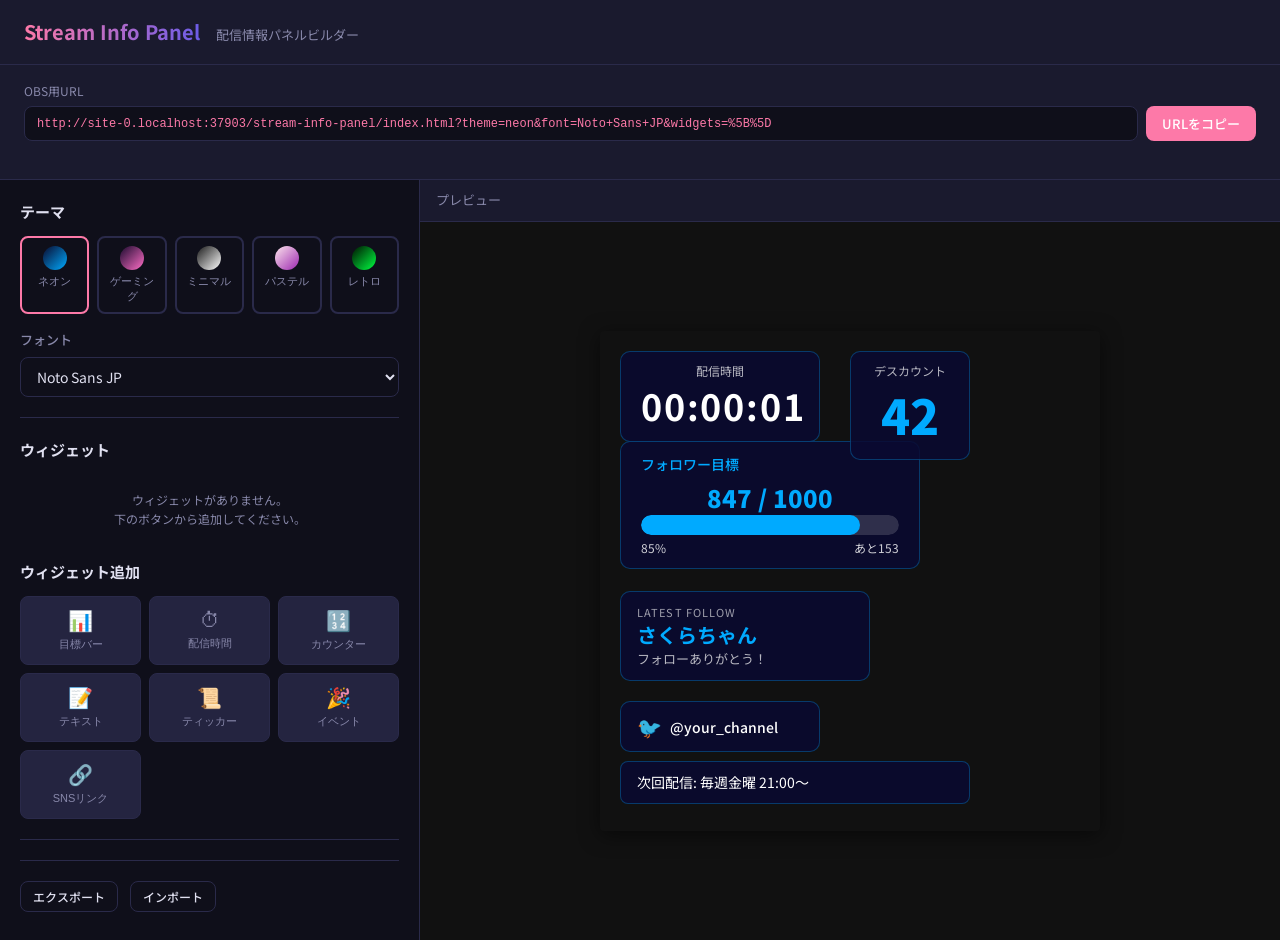
<file: stream-info-panel/settings.html>
<!DOCTYPE html>
<html lang="ja">
<head>
<meta charset="UTF-8">
<meta name="viewport" content="width=device-width, initial-scale=1.0">
<title>Stream Info Panel - 設定</title>
<link rel="stylesheet" href="css/settings.css">
</head>
<body>
<div class="app">
  <header class="header">
    <h1 class="header-title">Stream Info Panel</h1>
    <p class="header-sub">配信情報パネルビルダー</p>
  </header>

  <section class="url-section">
    <label class="url-label">OBS用URL</label>
    <div class="url-row">
      <input type="text" id="obs-url" class="url-input" readonly>
      <button id="btn-copy-url" class="btn btn-primary">URLをコピー</button>
    </div>
    <p id="copy-msg" class="copy-msg"></p>
  </section>

  <div class="main-layout">
    <div class="settings-panel">
      <!-- テーマ -->
      <h3 class="section-title">テーマ</h3>
      <div class="theme-grid">
        <button class="theme-btn active" data-theme="neon">
          <div class="theme-dot" style="background:linear-gradient(135deg,#0a0a2e,#00aaff);"></div>
          <span>ネオン</span>
        </button>
        <button class="theme-btn" data-theme="gaming">
          <div class="theme-dot" style="background:linear-gradient(135deg,#1a0a2e,#ff6ec7);"></div>
          <span>ゲーミング</span>
        </button>
        <button class="theme-btn" data-theme="minimal">
          <div class="theme-dot" style="background:linear-gradient(135deg,#1a1a1a,#ffffff);"></div>
          <span>ミニマル</span>
        </button>
        <button class="theme-btn" data-theme="pastel">
          <div class="theme-dot" style="background:linear-gradient(135deg,#fce4ec,#9c27b0);"></div>
          <span>パステル</span>
        </button>
        <button class="theme-btn" data-theme="retro">
          <div class="theme-dot" style="background:linear-gradient(135deg,#001100,#00ff41);"></div>
          <span>レトロ</span>
        </button>
      </div>

      <div class="field" style="margin-top:16px;">
        <label>フォント</label>
        <select id="opt-font" class="select">
          <option value="Noto Sans JP">Noto Sans JP</option>
          <option value="M PLUS Rounded 1c">M PLUS Rounded 1c</option>
          <option value="Orbitron">Orbitron</option>
          <option value="DotGothic16">DotGothic16</option>
          <option value="Kosugi Maru">Kosugi Maru</option>
        </select>
      </div>

      <hr class="divider">

      <!-- ウィジェット一覧 -->
      <h3 class="section-title">ウィジェット</h3>
      <div id="widget-list" class="widget-list"></div>

      <!-- ウィジェット追加 -->
      <h3 class="section-title">ウィジェット追加</h3>
      <div class="add-grid">
        <button class="add-btn" data-add="goal"><span class="add-btn-icon">📊</span>目標バー</button>
        <button class="add-btn" data-add="clock"><span class="add-btn-icon">⏱</span>配信時間</button>
        <button class="add-btn" data-add="counter"><span class="add-btn-icon">🔢</span>カウンター</button>
        <button class="add-btn" data-add="text"><span class="add-btn-icon">📝</span>テキスト</button>
        <button class="add-btn" data-add="ticker"><span class="add-btn-icon">📜</span>ティッカー</button>
        <button class="add-btn" data-add="event"><span class="add-btn-icon">🎉</span>イベント</button>
        <button class="add-btn" data-add="social"><span class="add-btn-icon">🔗</span>SNSリンク</button>
      </div>

      <hr class="divider">

      <!-- ウィジェット編集パネル -->
      <div id="edit-area"></div>

      <hr class="divider">
      <div class="field-row">
        <button id="btn-export" class="btn btn-outline btn-sm">エクスポート</button>
        <button id="btn-import" class="btn btn-outline btn-sm">インポート</button>
        <input type="file" id="file-import" accept=".json" style="display:none">
      </div>
    </div>

    <div class="preview-panel">
      <div class="preview-header">
        <span>プレビュー</span>
      </div>
      <div class="preview-wrapper">
        <iframe id="preview-frame" src="index.html"></iframe>
      </div>
    </div>
  </div>
</div>

<script src="js/settings-app.js"></script>
</body>
</html>
</file>
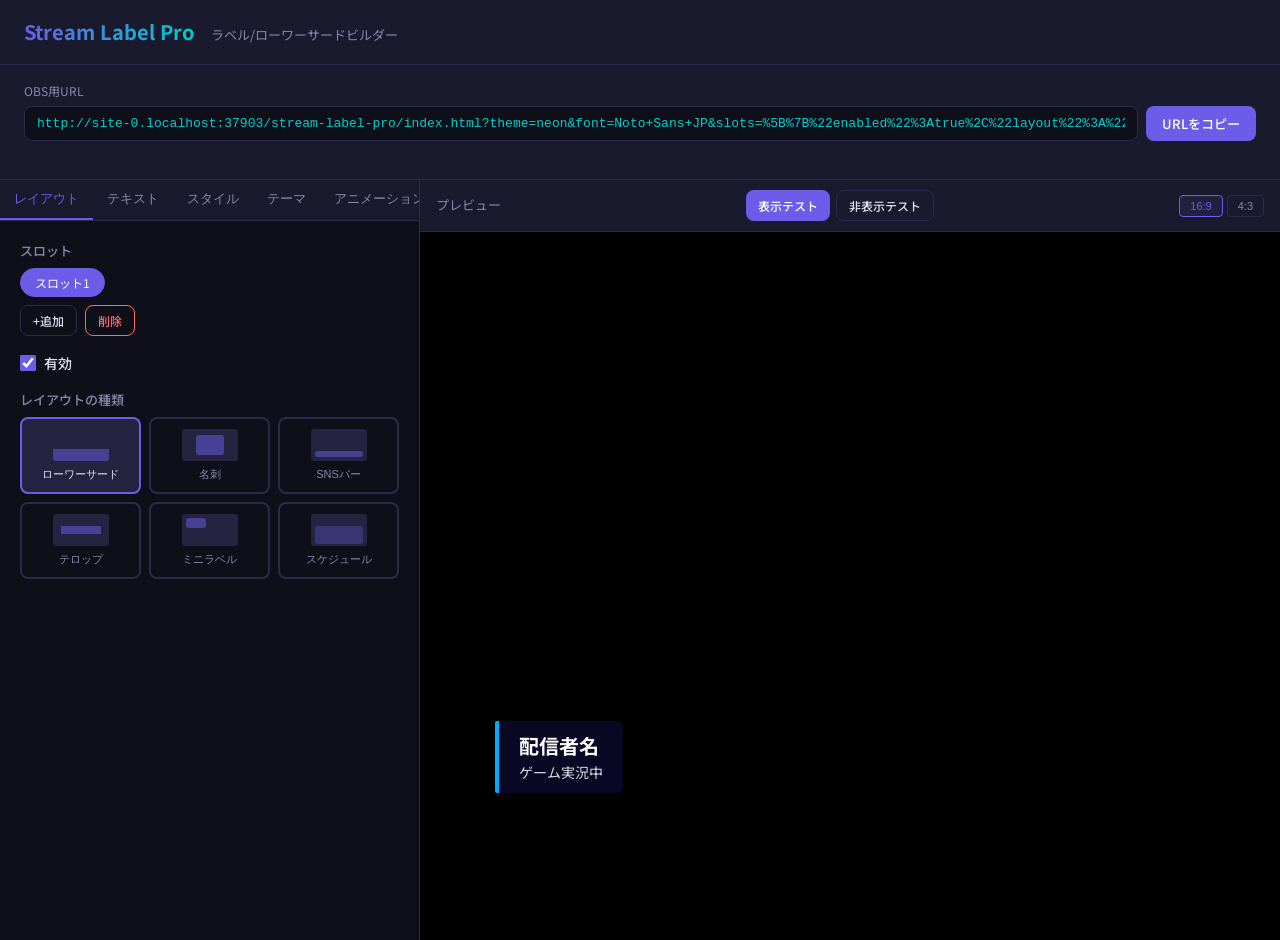
<file: stream-label-pro/settings.html>
<!DOCTYPE html>
<html lang="ja">
<head>
<meta charset="UTF-8">
<meta name="viewport" content="width=device-width, initial-scale=1.0">
<title>Stream Label Pro - 設定</title>
<link rel="preconnect" href="https://fonts.googleapis.com">
<link rel="preconnect" href="https://fonts.gstatic.com" crossorigin>
<link href="https://fonts.googleapis.com/css2?family=Noto+Sans+JP:wght@400;500;700&family=M+PLUS+Rounded+1c:wght@400;700&family=Orbitron:wght@400;700&family=Zen+Dots&family=DotGothic16&family=Rajdhani:wght@400;600;700&family=Press+Start+2P&family=Kosugi+Maru&family=Dela+Gothic+One&family=Rampart+One&display=swap" rel="stylesheet">
<link rel="stylesheet" href="css/settings.css">
</head>
<body>
<div class="app">
  <!-- ヘッダー -->
  <header class="header">
    <h1 class="header-title">Stream Label Pro</h1>
    <p class="header-sub">ラベル/ローワーサードビルダー</p>
  </header>

  <!-- OBS用URL出力 -->
  <section class="url-section">
    <label class="url-label">OBS用URL</label>
    <div class="url-row">
      <input type="text" id="obs-url" class="url-input" readonly>
      <button id="btn-copy-url" class="btn btn-primary">URLをコピー</button>
    </div>
    <p id="copy-msg" class="copy-msg"></p>
  </section>

  <!-- メインコンテンツ -->
  <div class="main-layout">
    <!-- 左: 設定パネル -->
    <div class="settings-panel">
      <!-- タブ -->
      <div class="tabs">
        <button class="tab active" data-tab="layout">レイアウト</button>
        <button class="tab" data-tab="text">テキスト</button>
        <button class="tab" data-tab="style">スタイル</button>
        <button class="tab" data-tab="theme">テーマ</button>
        <button class="tab" data-tab="anim">アニメーション</button>
        <button class="tab" data-tab="save">保存</button>
      </div>

      <!-- レイアウトタブ -->
      <div class="tab-content active" id="tab-layout">
        <div class="field">
          <label>スロット</label>
          <div class="slot-tabs" id="slot-tabs"></div>
          <div class="slot-actions">
            <button id="btn-add-slot" class="btn btn-sm btn-outline">+追加</button>
            <button id="btn-remove-slot" class="btn btn-sm btn-outline btn-danger">削除</button>
          </div>
        </div>
        <div class="field">
          <label class="checkbox-label">
            <input type="checkbox" id="opt-enabled" checked> 有効
          </label>
        </div>
        <div class="field">
          <label>レイアウトの種類</label>
          <div class="layout-grid">
            <button class="layout-btn active" data-layout="lower-third">
              <div class="layout-preview layout-prev-lower"></div>
              <span>ローワーサード</span>
            </button>
            <button class="layout-btn" data-layout="card">
              <div class="layout-preview layout-prev-card"></div>
              <span>名刺</span>
            </button>
            <button class="layout-btn" data-layout="social">
              <div class="layout-preview layout-prev-social"></div>
              <span>SNSバー</span>
            </button>
            <button class="layout-btn" data-layout="telop">
              <div class="layout-preview layout-prev-telop"></div>
              <span>テロップ</span>
            </button>
            <button class="layout-btn" data-layout="mini">
              <div class="layout-preview layout-prev-mini"></div>
              <span>ミニラベル</span>
            </button>
            <button class="layout-btn" data-layout="schedule">
              <div class="layout-preview layout-prev-schedule"></div>
              <span>スケジュール</span>
            </button>
          </div>
        </div>
      </div>

      <!-- テキストタブ -->
      <div class="tab-content" id="tab-text">
        <div class="field" id="field-icon">
          <label>アイコン（絵文字）</label>
          <input type="text" id="opt-icon" value="" class="input input-sm" placeholder="例: 🎮">
        </div>
        <div class="field">
          <label>ライン1</label>
          <input type="text" id="opt-line1" value="配信者名" class="input">
        </div>
        <div class="field" id="field-line2">
          <label>ライン2</label>
          <input type="text" id="opt-line2" value="ゲーム実況中" class="input">
        </div>
        <div class="field" id="field-social" style="display:none">
          <label>SNSリスト</label>
          <div id="social-list"></div>
          <button id="btn-add-social" class="btn btn-sm btn-outline">+ SNS追加</button>
        </div>
        <div class="field" id="field-schedule" style="display:none">
          <label>スケジュールテキスト</label>
          <input type="text" id="opt-scheduleText" value="次回配信: 土曜 20:00" class="input">
        </div>
        <div class="field">
          <label>フォント</label>
          <select id="opt-font" class="select">
            <option value="Noto Sans JP">Noto Sans JP</option>
            <option value="M PLUS Rounded 1c">M PLUS Rounded 1c</option>
            <option value="Orbitron">Orbitron</option>
            <option value="Zen Dots">Zen Dots</option>
            <option value="DotGothic16">DotGothic16</option>
            <option value="Rajdhani">Rajdhani</option>
            <option value="Press Start 2P">Press Start 2P</option>
            <option value="Kosugi Maru">Kosugi Maru</option>
            <option value="Dela Gothic One">Dela Gothic One</option>
            <option value="Rampart One">Rampart One</option>
          </select>
        </div>
        <div class="field-row">
          <div class="field">
            <label>フォントサイズ1</label>
            <input type="range" id="opt-fontSize1" min="12" max="48" value="24" class="range">
            <span class="range-val" id="val-fontSize1">24px</span>
          </div>
          <div class="field">
            <label>フォントサイズ2</label>
            <input type="range" id="opt-fontSize2" min="10" max="32" value="16" class="range">
            <span class="range-val" id="val-fontSize2">16px</span>
          </div>
        </div>
      </div>

      <!-- スタイルタブ -->
      <div class="tab-content" id="tab-style">
        <div class="field-row">
          <div class="field">
            <label>テキスト色</label>
            <input type="color" id="opt-textColor" value="#ffffff" class="color-input">
          </div>
          <div class="field">
            <label>アクセント色</label>
            <input type="color" id="opt-accentColor" value="#00aaff" class="color-input">
          </div>
        </div>
        <div class="field">
          <label>背景色（RGBA）</label>
          <input type="text" id="opt-bgColor" value="rgba(0,0,0,0.6)" class="input" placeholder="rgba(0,0,0,0.6)">
        </div>
        <div class="field">
          <label>背景ブラー</label>
          <input type="range" id="opt-bgBlur" min="0" max="20" value="0" class="range">
          <span class="range-val" id="val-bgBlur">0px</span>
        </div>
        <div class="field">
          <label>角丸</label>
          <input type="range" id="opt-borderRadius" min="0" max="24" value="8" class="range">
          <span class="range-val" id="val-borderRadius">8px</span>
        </div>
        <hr class="divider">
        <div class="field">
          <label class="checkbox-label">
            <input type="checkbox" id="opt-glow"> グロー（光彩）
          </label>
        </div>
        <div class="sub-fields" id="glow-opts">
          <div class="field">
            <label>グロー色</label>
            <input type="color" id="opt-glowColor" value="#00aaff" class="color-input">
          </div>
        </div>
        <div class="field">
          <label class="checkbox-label">
            <input type="checkbox" id="opt-outline"> アウトライン（縁取り）
          </label>
        </div>
        <div class="field">
          <label class="checkbox-label">
            <input type="checkbox" id="opt-gradient"> グラデーション
          </label>
        </div>
        <div class="sub-fields" id="gradient-opts">
          <div class="field-row">
            <div class="field">
              <label>グラデ色1</label>
              <input type="color" id="opt-gradColor1" value="#ff6ec7" class="color-input">
            </div>
            <div class="field">
              <label>グラデ色2</label>
              <input type="color" id="opt-gradColor2" value="#7873f5" class="color-input">
            </div>
          </div>
        </div>
        <div class="field">
          <label class="checkbox-label">
            <input type="checkbox" id="opt-shadow"> ドロップシャドウ
          </label>
        </div>
      </div>

      <!-- テーマタブ -->
      <div class="tab-content" id="tab-theme">
        <div class="field">
          <label>テーマ</label>
          <div class="theme-grid">
            <button class="theme-btn active" data-theme="neon">
              <div class="theme-preview" style="background:linear-gradient(135deg,#0a0a2e,#1a0a3e);color:#00aaff;">Aa</div>
              <span>ネオン</span>
            </button>
            <button class="theme-btn" data-theme="gaming">
              <div class="theme-preview" style="background:linear-gradient(135deg,#0d0d0d,#1a0a2e);color:#ff6ec7;">Aa</div>
              <span>ゲーミング</span>
            </button>
            <button class="theme-btn" data-theme="minimal">
              <div class="theme-preview" style="background:linear-gradient(135deg,#1a1a1a,#2a2a2a);color:#ffffff;">Aa</div>
              <span>ミニマル</span>
            </button>
            <button class="theme-btn" data-theme="pastel">
              <div class="theme-preview" style="background:linear-gradient(135deg,#fce4ec,#e1bee7);color:#5d4037;">Aa</div>
              <span>パステル</span>
            </button>
            <button class="theme-btn" data-theme="retro">
              <div class="theme-preview" style="background:linear-gradient(135deg,#001100,#002200);color:#00ff41;font-family:monospace;">Aa</div>
              <span>レトロ</span>
            </button>
          </div>
        </div>
        <hr class="divider">
        <div class="field">
          <label>位置</label>
          <div class="position-grid">
            <button class="position-btn" data-pos="top-left">&#8598;</button>
            <button class="position-btn" data-pos="top-center">&#8593;</button>
            <button class="position-btn" data-pos="top-right">&#8599;</button>
            <button class="position-btn" data-pos="middle-left">&#8592;</button>
            <button class="position-btn" data-pos="middle-center">&#9679;</button>
            <button class="position-btn" data-pos="middle-right">&#8594;</button>
            <button class="position-btn active" data-pos="bottom-left">&#8601;</button>
            <button class="position-btn" data-pos="bottom-center">&#8595;</button>
            <button class="position-btn" data-pos="bottom-right">&#8600;</button>
          </div>
        </div>
        <div class="field-row">
          <div class="field">
            <label>オフセット X</label>
            <input type="range" id="opt-offsetX" min="0" max="100" value="5" class="range">
            <span class="range-val" id="val-offsetX">5%</span>
          </div>
          <div class="field">
            <label>オフセット Y</label>
            <input type="range" id="opt-offsetY" min="0" max="100" value="5" class="range">
            <span class="range-val" id="val-offsetY">5%</span>
          </div>
        </div>
        <div class="field">
          <label>最大幅</label>
          <input type="range" id="opt-maxWidth" min="200" max="800" value="500" class="range">
          <span class="range-val" id="val-maxWidth">500px</span>
        </div>
        <div class="field">
          <label>パディング</label>
          <input type="range" id="opt-padding" min="4" max="32" value="12" class="range">
          <span class="range-val" id="val-padding">12px</span>
        </div>
      </div>

      <!-- アニメーションタブ -->
      <div class="tab-content" id="tab-anim">
        <div class="field">
          <label>入場アニメーション</label>
          <select id="opt-entrance" class="select">
            <option value="slide-left">スライド（左から）</option>
            <option value="slide-right">スライド（右から）</option>
            <option value="slide-up">スライド（下から）</option>
            <option value="fade">フェード</option>
            <option value="none">なし</option>
          </select>
        </div>
        <div class="field">
          <label>退場アニメーション</label>
          <select id="opt-exit" class="select">
            <option value="slide-left">スライド（左へ）</option>
            <option value="slide-right">スライド（右へ）</option>
            <option value="slide-up">スライド（上へ）</option>
            <option value="fade">フェード</option>
            <option value="none">なし</option>
          </select>
        </div>
        <div class="field">
          <label>デュレーション</label>
          <input type="range" id="opt-duration" min="200" max="2000" step="100" value="600" class="range">
          <span class="range-val" id="val-duration">600ms</span>
        </div>
        <hr class="divider">
        <div class="field">
          <label class="checkbox-label">
            <input type="checkbox" id="opt-autoHide"> 自動非表示
          </label>
        </div>
        <div class="sub-fields" id="autohide-opts">
          <div class="field">
            <label>非表示までの時間</label>
            <input type="range" id="opt-autoHideDelay" min="3000" max="60000" step="1000" value="10000" class="range">
            <span class="range-val" id="val-autoHideDelay">10s</span>
          </div>
        </div>
      </div>

      <!-- 保存タブ -->
      <div class="tab-content" id="tab-save">
        <h3 class="section-title">テンプレート</h3>
        <div class="template-grid" id="template-grid"></div>
        <hr class="divider">
        <h3 class="section-title">プリセット</h3>
        <div class="preset-grid">
          <div class="preset-slot" data-slot="1">
            <button class="btn btn-sm btn-outline" data-action="save">保存1</button>
            <button class="btn btn-sm" data-action="load">読込1</button>
            <button class="btn btn-sm btn-outline btn-danger" data-action="delete">削除1</button>
          </div>
          <div class="preset-slot" data-slot="2">
            <button class="btn btn-sm btn-outline" data-action="save">保存2</button>
            <button class="btn btn-sm" data-action="load">読込2</button>
            <button class="btn btn-sm btn-outline btn-danger" data-action="delete">削除2</button>
          </div>
          <div class="preset-slot" data-slot="3">
            <button class="btn btn-sm btn-outline" data-action="save">保存3</button>
            <button class="btn btn-sm" data-action="load">読込3</button>
            <button class="btn btn-sm btn-outline btn-danger" data-action="delete">削除3</button>
          </div>
          <div class="preset-slot" data-slot="4">
            <button class="btn btn-sm btn-outline" data-action="save">保存4</button>
            <button class="btn btn-sm" data-action="load">読込4</button>
            <button class="btn btn-sm btn-outline btn-danger" data-action="delete">削除4</button>
          </div>
          <div class="preset-slot" data-slot="5">
            <button class="btn btn-sm btn-outline" data-action="save">保存5</button>
            <button class="btn btn-sm" data-action="load">読込5</button>
            <button class="btn btn-sm btn-outline btn-danger" data-action="delete">削除5</button>
          </div>
        </div>
        <hr class="divider">
        <h3 class="section-title">エクスポート / インポート</h3>
        <div class="field-row">
          <button id="btn-export" class="btn btn-outline">エクスポート</button>
          <button id="btn-import" class="btn btn-outline">インポート</button>
          <input type="file" id="file-import" accept=".json" style="display:none">
        </div>
      </div>
    </div>

    <!-- 右: プレビュー -->
    <div class="preview-panel">
      <div class="preview-header">
        <span>プレビュー</span>
        <div class="preview-actions">
          <button id="btn-test-show" class="btn btn-sm btn-primary">表示テスト</button>
          <button id="btn-test-hide" class="btn btn-sm btn-outline">非表示テスト</button>
        </div>
        <div class="preview-size">
          <button class="size-btn active" data-w="800" data-h="450">16:9</button>
          <button class="size-btn" data-w="800" data-h="600">4:3</button>
        </div>
      </div>
      <div class="preview-wrapper" id="preview-wrapper">
        <iframe id="preview-frame" src="index.html?preview=true"></iframe>
      </div>
    </div>
  </div>
</div>

<script src="js/settings.js"></script>
</body>
</html>
</file>
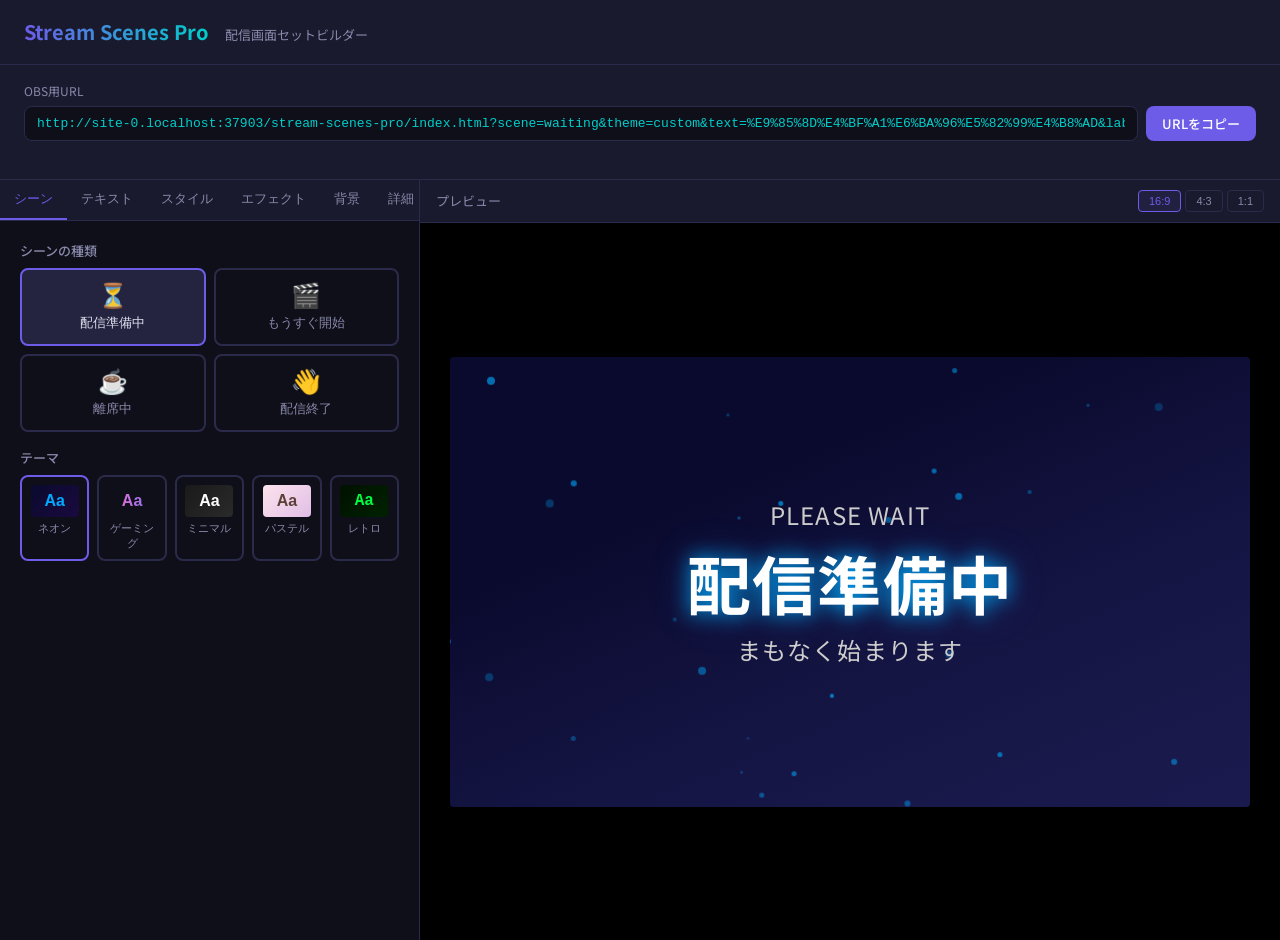
<file: stream-scenes-pro/settings.html>
<!DOCTYPE html>
<html lang="ja">
<head>
<meta charset="UTF-8">
<meta name="viewport" content="width=device-width, initial-scale=1.0">
<title>Stream Scenes Pro - 設定</title>
<link rel="preconnect" href="https://fonts.googleapis.com">
<link rel="preconnect" href="https://fonts.gstatic.com" crossorigin>
<link href="https://fonts.googleapis.com/css2?family=Noto+Sans+JP:wght@400;500;700&family=M+PLUS+Rounded+1c:wght@400;700&family=Orbitron:wght@400;700&family=Zen+Dots&family=DotGothic16&family=Rajdhani:wght@400;600;700&family=Press+Start+2P&family=Kosugi+Maru&family=Dela+Gothic+One&family=Rampart+One&display=swap" rel="stylesheet">
<link rel="stylesheet" href="css/settings.css">
</head>
<body>
<div class="app">
  <!-- ヘッダー -->
  <header class="header">
    <h1 class="header-title">Stream Scenes Pro</h1>
    <p class="header-sub">配信画面セットビルダー</p>
  </header>

  <!-- OBS用URL出力 -->
  <section class="url-section">
    <label class="url-label">OBS用URL</label>
    <div class="url-row">
      <input type="text" id="obs-url" class="url-input" readonly>
      <button id="btn-copy-url" class="btn btn-primary">URLをコピー</button>
    </div>
    <p id="copy-msg" class="copy-msg"></p>
  </section>

  <!-- メインコンテンツ -->
  <div class="main-layout">
    <!-- 左: 設定パネル -->
    <div class="settings-panel">
      <!-- タブ -->
      <div class="tabs">
        <button class="tab active" data-tab="scene">シーン</button>
        <button class="tab" data-tab="text">テキスト</button>
        <button class="tab" data-tab="style">スタイル</button>
        <button class="tab" data-tab="effect">エフェクト</button>
        <button class="tab" data-tab="bg">背景</button>
        <button class="tab" data-tab="advanced">詳細</button>
        <button class="tab" data-tab="save">保存</button>
      </div>

      <!-- シーンタブ -->
      <div class="tab-content active" id="tab-scene">
        <div class="field">
          <label>シーンの種類</label>
          <div class="scene-grid">
            <button class="scene-btn active" data-scene="waiting">
              <span class="scene-icon">⏳</span>
              <span>配信準備中</span>
            </button>
            <button class="scene-btn" data-scene="starting">
              <span class="scene-icon">🎬</span>
              <span>もうすぐ開始</span>
            </button>
            <button class="scene-btn" data-scene="brb">
              <span class="scene-icon">☕</span>
              <span>離席中</span>
            </button>
            <button class="scene-btn" data-scene="ending">
              <span class="scene-icon">👋</span>
              <span>配信終了</span>
            </button>
          </div>
        </div>
        <div class="field">
          <label>テーマ</label>
          <div class="theme-grid">
            <button class="theme-btn active" data-theme="neon">
              <div class="theme-preview" style="background:linear-gradient(135deg,#0a0a2e,#1a0a3e);color:#00aaff;">Aa</div>
              <span>ネオン</span>
            </button>
            <button class="theme-btn" data-theme="gaming">
              <div class="theme-preview" style="background:linear-gradient(135deg,#0d0d0d,#1a0a2e);background-image:linear-gradient(90deg,#ff6ec7,#7873f5);-webkit-background-clip:text;-webkit-text-fill-color:transparent;">Aa</div>
              <span>ゲーミング</span>
            </button>
            <button class="theme-btn" data-theme="minimal">
              <div class="theme-preview" style="background:linear-gradient(135deg,#1a1a1a,#2a2a2a);color:#ffffff;">Aa</div>
              <span>ミニマル</span>
            </button>
            <button class="theme-btn" data-theme="pastel">
              <div class="theme-preview" style="background:linear-gradient(135deg,#fce4ec,#e1bee7);color:#5d4037;">Aa</div>
              <span>パステル</span>
            </button>
            <button class="theme-btn" data-theme="retro">
              <div class="theme-preview" style="background:linear-gradient(135deg,#001100,#002200);color:#00ff41;font-family:monospace;">Aa</div>
              <span>レトロ</span>
            </button>
          </div>
        </div>
      </div>

      <!-- テキストタブ -->
      <div class="tab-content" id="tab-text">
        <div class="field">
          <label>メインテキスト</label>
          <input type="text" id="opt-mainText" value="配信準備中" class="input">
        </div>
        <div class="field">
          <label>上ラベル</label>
          <input type="text" id="opt-labelTop" value="PLEASE WAIT" class="input">
        </div>
        <div class="field">
          <label>下ラベル</label>
          <input type="text" id="opt-labelBot" value="まもなく始まります" class="input">
        </div>
        <div class="field">
          <label>フォント</label>
          <select id="opt-font" class="select">
            <option value="Noto Sans JP">Noto Sans JP</option>
            <option value="M PLUS Rounded 1c">M PLUS Rounded 1c</option>
            <option value="Orbitron">Orbitron</option>
            <option value="Zen Dots">Zen Dots</option>
            <option value="DotGothic16">DotGothic16</option>
            <option value="Rajdhani">Rajdhani</option>
            <option value="Press Start 2P">Press Start 2P</option>
            <option value="Kosugi Maru">Kosugi Maru</option>
            <option value="Dela Gothic One">Dela Gothic One</option>
            <option value="Rampart One">Rampart One</option>
          </select>
        </div>
        <div class="field-row">
          <div class="field">
            <label>メインサイズ</label>
            <input type="range" id="opt-fontSize" min="24" max="200" value="64" class="range">
            <span class="range-val" id="val-fontSize">64px</span>
          </div>
          <div class="field">
            <label>ラベルサイズ</label>
            <input type="range" id="opt-labelSize" min="12" max="64" value="24" class="range">
            <span class="range-val" id="val-labelSize">24px</span>
          </div>
        </div>
        <div class="field-row">
          <div class="field">
            <label>テキスト色</label>
            <input type="color" id="opt-textColor" value="#ffffff" class="color-input">
          </div>
          <div class="field">
            <label>ラベル色</label>
            <input type="color" id="opt-labelColor" value="#cccccc" class="color-input">
          </div>
        </div>
      </div>

      <!-- スタイルタブ -->
      <div class="tab-content" id="tab-style">
        <div class="field">
          <label>テキストアニメーション</label>
          <select id="opt-textAnim" class="select">
            <option value="fade-in-up">フェードイン（上）</option>
            <option value="fade-in-down">フェードイン（下）</option>
            <option value="pulse">パルス</option>
            <option value="glow">グロー</option>
            <option value="float">フロート</option>
            <option value="shimmer">シマー（グラデーション時）</option>
            <option value="none">なし</option>
          </select>
        </div>
        <div class="field">
          <label class="checkbox-label">
            <input type="checkbox" id="opt-border"> 枠線を表示
          </label>
        </div>
        <div class="sub-fields" id="border-opts">
          <div class="field-row">
            <div class="field">
              <label>枠線色</label>
              <input type="color" id="opt-borderColor" value="#ffffff" class="color-input">
            </div>
            <div class="field">
              <label>枠線幅</label>
              <input type="range" id="opt-borderW" min="1" max="10" value="2" class="range">
              <span class="range-val" id="val-borderW">2px</span>
            </div>
          </div>
          <div class="field-row">
            <div class="field">
              <label>角丸</label>
              <input type="range" id="opt-borderR" min="0" max="50" value="0" class="range">
              <span class="range-val" id="val-borderR">0px</span>
            </div>
            <div class="field">
              <label class="checkbox-label">
                <input type="checkbox" id="opt-borderGlow"> 枠グロー
              </label>
            </div>
          </div>
        </div>
      </div>

      <!-- エフェクトタブ -->
      <div class="tab-content" id="tab-effect">
        <div class="field">
          <label class="checkbox-label">
            <input type="checkbox" id="opt-glow" checked> グロー（光彩）
          </label>
        </div>
        <div class="sub-fields" id="glow-opts">
          <div class="field-row">
            <div class="field">
              <label>グロー色</label>
              <input type="color" id="opt-glowColor" value="#00aaff" class="color-input">
            </div>
            <div class="field">
              <label>グローサイズ</label>
              <input type="range" id="opt-glowSize" min="5" max="60" value="20" class="range">
              <span class="range-val" id="val-glowSize">20px</span>
            </div>
          </div>
        </div>

        <div class="field">
          <label class="checkbox-label">
            <input type="checkbox" id="opt-gradient"> グラデーション文字
          </label>
        </div>
        <div class="sub-fields" id="gradient-opts">
          <div class="field-row">
            <div class="field">
              <label>グラデ色1</label>
              <input type="color" id="opt-gradColor1" value="#ff6ec7" class="color-input">
            </div>
            <div class="field">
              <label>グラデ色2</label>
              <input type="color" id="opt-gradColor2" value="#7873f5" class="color-input">
            </div>
          </div>
        </div>

        <div class="field">
          <label class="checkbox-label">
            <input type="checkbox" id="opt-outline"> アウトライン（縁取り）
          </label>
        </div>
        <div class="sub-fields" id="outline-opts">
          <div class="field-row">
            <div class="field">
              <label>縁取り色</label>
              <input type="color" id="opt-outlineColor" value="#000000" class="color-input">
            </div>
            <div class="field">
              <label>縁取り幅</label>
              <input type="range" id="opt-outlineW" min="1" max="8" value="2" class="range">
              <span class="range-val" id="val-outlineW">2px</span>
            </div>
          </div>
        </div>

        <div class="field">
          <label class="checkbox-label">
            <input type="checkbox" id="opt-shadow"> ドロップシャドウ
          </label>
        </div>
      </div>

      <!-- 背景タブ -->
      <div class="tab-content" id="tab-bg">
        <div class="field">
          <label>背景スタイル</label>
          <select id="opt-bgStyle" class="select">
            <option value="animated">アニメーション</option>
            <option value="gradient">グラデーション</option>
            <option value="solid">単色</option>
            <option value="transparent">透過（OBS用）</option>
          </select>
        </div>
        <div class="field-row" id="bg-color-opts">
          <div class="field">
            <label>背景色1</label>
            <input type="color" id="opt-bgColor1" value="#0a0a2e" class="color-input">
          </div>
          <div class="field">
            <label>背景色2</label>
            <input type="color" id="opt-bgColor2" value="#1a1a4e" class="color-input">
          </div>
        </div>
        <div class="field" id="bg-speed-opt">
          <label>アニメ速度</label>
          <input type="range" id="opt-bgSpeed" min="0.1" max="3" step="0.1" value="1" class="range">
          <span class="range-val" id="val-bgSpeed">1.0x</span>
        </div>

        <hr class="divider">

        <div class="field">
          <label class="checkbox-label">
            <input type="checkbox" id="opt-particles" checked> パーティクル
          </label>
        </div>
        <div class="sub-fields" id="particle-opts">
          <div class="field">
            <label>パーティクルタイプ</label>
            <select id="opt-particleType" class="select">
              <option value="circle">丸</option>
              <option value="star">星</option>
              <option value="snow">雪</option>
              <option value="bubble">バブル</option>
            </select>
          </div>
          <div class="field-row">
            <div class="field">
              <label>パーティクル色</label>
              <input type="color" id="opt-particleColor" value="#00aaff" class="color-input">
            </div>
            <div class="field">
              <label>パーティクル数</label>
              <input type="range" id="opt-particleN" min="5" max="100" value="30" class="range">
              <span class="range-val" id="val-particleN">30</span>
            </div>
          </div>
        </div>
      </div>

      <!-- 詳細タブ -->
      <div class="tab-content" id="tab-advanced">
        <h3 class="section-title">カウントダウン</h3>
        <div class="field">
          <label class="checkbox-label">
            <input type="checkbox" id="opt-countdown"> カウントダウンを表示
          </label>
        </div>
        <div class="sub-fields" id="countdown-opts">
          <div class="field-row">
            <div class="field">
              <label>分</label>
              <input type="number" id="opt-cdMin" min="0" max="99" value="5" class="input input-sm">
            </div>
            <div class="field">
              <label>秒</label>
              <input type="number" id="opt-cdSec" min="0" max="59" value="0" class="input input-sm">
            </div>
          </div>
          <div class="field">
            <label>表示形式</label>
            <select id="opt-cdFmt" class="select">
              <option value="mm:ss">MM:SS</option>
              <option value="hh:mm:ss">HH:MM:SS</option>
              <option value="ss">秒のみ</option>
            </select>
          </div>
          <div class="field-row">
            <div class="field">
              <label>サイズ</label>
              <input type="range" id="opt-cdSize" min="24" max="120" value="48" class="range">
              <span class="range-val" id="val-cdSize">48px</span>
            </div>
            <div class="field">
              <label>色（空欄=テキスト色）</label>
              <input type="color" id="opt-cdColor" value="#ffffff" class="color-input">
            </div>
          </div>
        </div>

        <hr class="divider">

        <h3 class="section-title">プログレスバー</h3>
        <div class="field">
          <label class="checkbox-label">
            <input type="checkbox" id="opt-progress"> プログレスバーを表示
          </label>
        </div>
        <div class="sub-fields" id="progress-opts">
          <div class="field-row">
            <div class="field">
              <label>バー色</label>
              <input type="color" id="opt-progressColor" value="#00aaff" class="color-input">
            </div>
            <div class="field">
              <label>バー高さ</label>
              <input type="range" id="opt-progressH" min="2" max="20" value="4" class="range">
              <span class="range-val" id="val-progressH">4px</span>
            </div>
          </div>
        </div>
      </div>

      <!-- 保存タブ -->
      <div class="tab-content" id="tab-save">
        <h3 class="section-title">プリセット</h3>
        <div class="preset-grid">
          <div class="preset-slot" data-slot="1">
            <button class="btn btn-sm btn-outline" data-action="save">保存1</button>
            <button class="btn btn-sm" data-action="load">読込1</button>
          </div>
          <div class="preset-slot" data-slot="2">
            <button class="btn btn-sm btn-outline" data-action="save">保存2</button>
            <button class="btn btn-sm" data-action="load">読込2</button>
          </div>
          <div class="preset-slot" data-slot="3">
            <button class="btn btn-sm btn-outline" data-action="save">保存3</button>
            <button class="btn btn-sm" data-action="load">読込3</button>
          </div>
          <div class="preset-slot" data-slot="4">
            <button class="btn btn-sm btn-outline" data-action="save">保存4</button>
            <button class="btn btn-sm" data-action="load">読込4</button>
          </div>
          <div class="preset-slot" data-slot="5">
            <button class="btn btn-sm btn-outline" data-action="save">保存5</button>
            <button class="btn btn-sm" data-action="load">読込5</button>
          </div>
        </div>
        <hr class="divider">
        <h3 class="section-title">エクスポート / インポート</h3>
        <div class="field-row">
          <button id="btn-export" class="btn btn-outline">エクスポート</button>
          <button id="btn-import" class="btn btn-outline">インポート</button>
          <input type="file" id="file-import" accept=".json" style="display:none">
        </div>
      </div>
    </div>

    <!-- 右: プレビュー -->
    <div class="preview-panel">
      <div class="preview-header">
        <span>プレビュー</span>
        <div class="preview-size">
          <button class="size-btn active" data-w="800" data-h="450">16:9</button>
          <button class="size-btn" data-w="800" data-h="600">4:3</button>
          <button class="size-btn" data-w="400" data-h="400">1:1</button>
        </div>
      </div>
      <div class="preview-wrapper" id="preview-wrapper">
        <iframe id="preview-frame" src="index.html"></iframe>
      </div>
    </div>
  </div>
</div>

<script src="js/settings.js"></script>
</body>
</html>
</file>
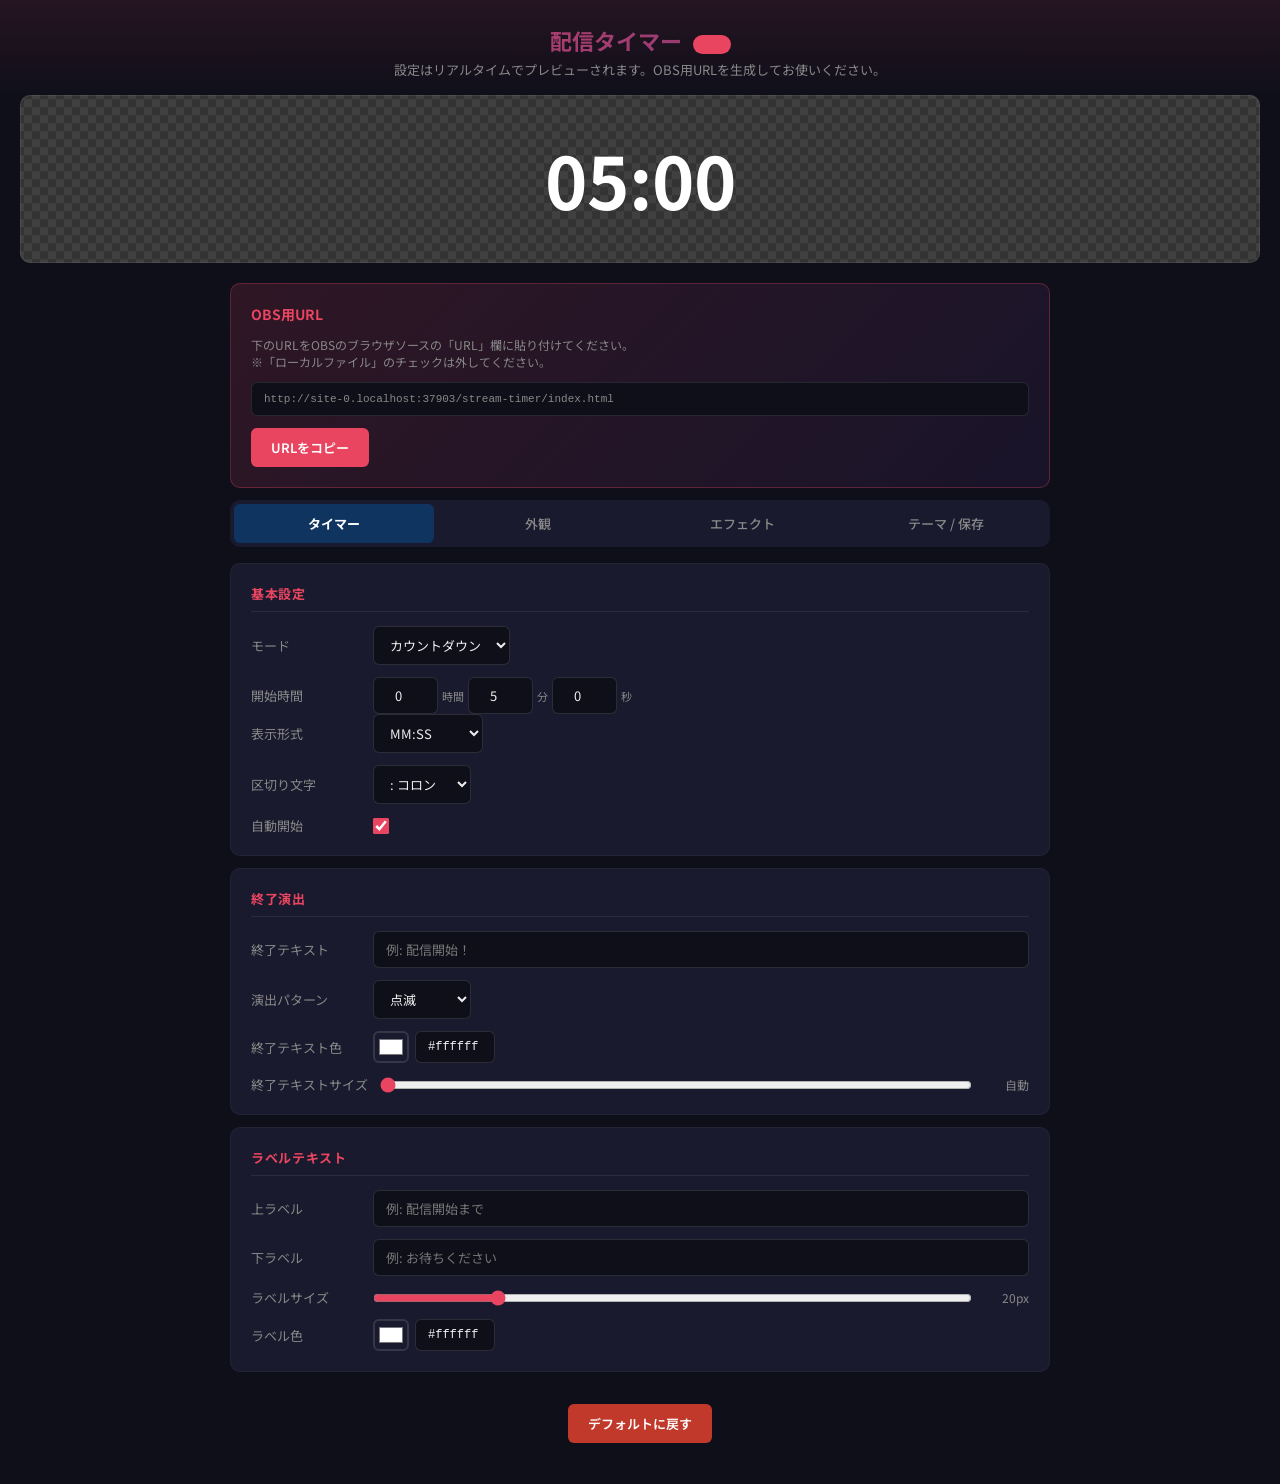
<file: stream-timer/settings.html>
<!DOCTYPE html>
<html lang="ja">
<head>
  <meta charset="UTF-8">
  <meta name="viewport" content="width=device-width, initial-scale=1.0">
  <title>配信タイマー Pro - 設定</title>
  <link rel="preconnect" href="https://fonts.googleapis.com">
  <link rel="preconnect" href="https://fonts.gstatic.com" crossorigin>
  <link href="https://fonts.googleapis.com/css2?family=Noto+Sans+JP:wght@400;700&family=M+PLUS+Rounded+1c:wght@400;700&family=Orbitron:wght@400;700&family=Zen+Dots&family=DotGothic16&family=Rajdhani:wght@400;700&family=Press+Start+2P&family=Kosugi+Maru&display=swap" rel="stylesheet">
  <style>
    :root {
      --bg: #0f0f1a;
      --surface: #1a1a2e;
      --surface2: #16213e;
      --surface3: #0f3460;
      --accent: #e94560;
      --accent2: #533483;
      --accent-green: #00d68f;
      --text: #eee;
      --text-dim: #888;
      --radius: 10px;
      --radius-sm: 6px;
    }
    * { margin: 0; padding: 0; box-sizing: border-box; }
    body {
      font-family: 'Noto Sans JP', sans-serif;
      background: var(--bg);
      color: var(--text);
      min-height: 100vh;
    }

    /* ===== ヘッダー ===== */
    .header {
      text-align: center;
      padding: 24px 20px 16px;
      background: linear-gradient(180deg, rgba(233,69,96,0.1) 0%, transparent 100%);
    }
    .header h1 {
      font-size: 22px;
      background: linear-gradient(135deg, var(--accent), var(--accent2));
      -webkit-background-clip: text;
      -webkit-text-fill-color: transparent;
    }
    .header .badge {
      display: inline-block;
      background: var(--accent);
      color: #fff;
      font-size: 10px;
      padding: 2px 8px;
      border-radius: 10px;
      margin-left: 6px;
      vertical-align: middle;
      font-weight: 700;
    }
    .header p { color: var(--text-dim); font-size: 13px; margin-top: 4px; }

    /* ===== プレビュー ===== */
    #preview-area {
      margin: 0 20px 20px;
      border-radius: var(--radius);
      padding: 40px 20px;
      display: flex;
      align-items: center;
      justify-content: center;
      flex-direction: column;
      min-height: 160px;
      border: 1px solid rgba(255,255,255,0.08);
      position: relative;
      overflow: hidden;
    }
    .preview-checkerboard {
      background: repeating-conic-gradient(#404040 0% 25%, #333 0% 50%) 50% / 16px 16px;
    }
    #preview-label-top, #preview-label-bottom {
      font-size: 16px;
      color: #fff;
      opacity: 0.9;
    }
    #preview-label-top:empty, #preview-label-bottom:empty { display: none; }
    #preview-timer {
      font-size: 72px;
      font-weight: 700;
      color: #fff;
      font-variant-numeric: tabular-nums;
      text-align: center;
      word-break: break-all;
      line-height: 1.2;
    }
    #preview-progress-container {
      width: 80%;
      height: 4px;
      background: rgba(255,255,255,0.15);
      border-radius: 2px;
      margin-top: 8px;
      overflow: hidden;
      display: none;
    }
    #preview-progress-container.active { display: block; }
    #preview-progress {
      width: 65%;
      height: 100%;
      background: #00aaff;
      border-radius: 2px;
    }

    /* ===== メインレイアウト ===== */
    .main { max-width: 860px; margin: 0 auto; padding: 0 20px 20px; }

    /* ===== タブ ===== */
    .tabs {
      display: flex;
      gap: 4px;
      margin-bottom: 16px;
      background: var(--surface);
      padding: 4px;
      border-radius: var(--radius);
    }
    .tab-btn {
      flex: 1;
      background: none;
      border: none;
      color: var(--text-dim);
      font-size: 13px;
      font-family: inherit;
      padding: 10px 8px;
      cursor: pointer;
      border-radius: var(--radius-sm);
      transition: all 0.2s;
      font-weight: 500;
    }
    .tab-btn:hover { color: var(--text); background: rgba(255,255,255,0.05); }
    .tab-btn.active {
      background: var(--surface3);
      color: #fff;
      font-weight: 700;
    }
    .tab-content { display: none; }
    .tab-content.active { display: block; }

    /* ===== セクション ===== */
    .section {
      background: var(--surface);
      border-radius: var(--radius);
      padding: 20px;
      margin-bottom: 12px;
      border: 1px solid rgba(255,255,255,0.04);
    }
    .section-title {
      font-size: 13px;
      font-weight: 700;
      color: var(--accent);
      margin-bottom: 14px;
      padding-bottom: 8px;
      border-bottom: 1px solid rgba(255,255,255,0.08);
      text-transform: uppercase;
      letter-spacing: 0.05em;
    }

    /* ===== フォーム ===== */
    .form-row {
      display: flex;
      align-items: center;
      margin-bottom: 12px;
      gap: 12px;
    }
    .form-row:last-child { margin-bottom: 0; }
    label {
      min-width: 110px;
      font-size: 13px;
      color: var(--text-dim);
    }
    select, input[type="text"], input[type="number"] {
      background: var(--bg);
      color: var(--text);
      border: 1px solid rgba(255,255,255,0.12);
      border-radius: var(--radius-sm);
      padding: 8px 12px;
      font-size: 13px;
      font-family: inherit;
      outline: none;
      transition: border-color 0.2s;
    }
    select:focus, input:focus { border-color: var(--accent); }
    select { cursor: pointer; }
    input[type="number"] { width: 65px; text-align: center; }
    input[type="range"] { flex: 1; accent-color: var(--accent); }
    input[type="color"] {
      width: 36px; height: 32px;
      border: 2px solid rgba(255,255,255,0.12);
      border-radius: var(--radius-sm);
      cursor: pointer; background: none; padding: 2px;
    }
    input[type="checkbox"] {
      accent-color: var(--accent);
      width: 16px; height: 16px; cursor: pointer;
    }
    .color-group { display: flex; align-items: center; gap: 6px; }
    .color-group input[type="text"] { width: 80px; font-family: monospace; font-size: 12px; }
    .time-inputs { display: flex; align-items: center; gap: 4px; }
    .time-inputs span { color: var(--text-dim); font-size: 11px; }
    .range-value { min-width: 45px; text-align: right; font-size: 12px; color: var(--text-dim); }
    #separator-custom { width: 50px; display: none; }

    /* ===== テーマカード ===== */
    .theme-grid {
      display: grid;
      grid-template-columns: repeat(auto-fill, minmax(150px, 1fr));
      gap: 10px;
    }
    .theme-card {
      background: var(--bg);
      border: 2px solid rgba(255,255,255,0.08);
      border-radius: var(--radius);
      padding: 16px 12px;
      text-align: center;
      cursor: pointer;
      transition: all 0.2s;
    }
    .theme-card:hover { border-color: var(--accent); transform: translateY(-2px); }
    .theme-card.selected { border-color: var(--accent); background: rgba(233,69,96,0.1); }
    .theme-card .theme-preview {
      font-size: 28px;
      font-weight: 700;
      font-variant-numeric: tabular-nums;
      margin-bottom: 8px;
      line-height: 1;
    }
    .theme-card .theme-name { font-size: 12px; color: var(--text-dim); }

    /* ===== ボタン ===== */
    button { font-family: inherit; cursor: pointer; transition: all 0.2s; }
    .btn {
      border: none;
      border-radius: var(--radius-sm);
      padding: 10px 20px;
      font-size: 13px;
      font-weight: 600;
    }
    .btn-primary { background: var(--accent); color: #fff; }
    .btn-primary:hover { opacity: 0.85; }
    .btn-secondary { background: var(--surface3); color: #fff; border: none; }
    .btn-secondary:hover { background: #1a4a8a; }
    .btn-danger { background: #c0392b; color: #fff; border: none; }
    .btn-success { background: var(--accent-green); color: #000; }
    .btn-sm { padding: 6px 12px; font-size: 12px; }
    .btn-lg { padding: 14px 28px; font-size: 15px; }

    /* ===== OBS URL生成 ===== */
    .obs-url-section {
      background: linear-gradient(135deg, rgba(233,69,96,0.15), rgba(83,52,131,0.15));
      border: 1px solid rgba(233,69,96,0.3);
      border-radius: var(--radius);
      padding: 20px;
      margin-bottom: 12px;
    }
    .obs-url-section h3 {
      font-size: 14px;
      margin-bottom: 12px;
      color: var(--accent);
    }
    .obs-url-section p {
      font-size: 12px;
      color: var(--text-dim);
      margin-bottom: 12px;
    }
    #obs-url-output {
      background: var(--bg);
      border: 1px solid rgba(255,255,255,0.1);
      border-radius: var(--radius-sm);
      padding: 10px 12px;
      font-size: 11px;
      font-family: monospace;
      color: var(--text-dim);
      word-break: break-all;
      margin-bottom: 12px;
      max-height: 80px;
      overflow-y: auto;
    }
    .copy-feedback {
      color: var(--accent-green);
      font-size: 12px;
      font-weight: 600;
      margin-left: 8px;
      opacity: 0;
      transition: opacity 0.3s;
    }
    .copy-feedback.show { opacity: 1; }

    /* ===== プリセット ===== */
    .preset-controls {
      display: flex;
      gap: 8px;
      align-items: center;
      margin-bottom: 12px;
    }
    .preset-controls input[type="text"] { flex: 1; }
    #preset-list { display: flex; gap: 8px; flex-wrap: wrap; }
    .preset-item {
      display: flex;
      align-items: center;
      background: var(--bg);
      border-radius: var(--radius-sm);
      overflow: hidden;
    }
    .preset-load {
      background: none; color: var(--text); border: none;
      padding: 6px 12px; font-size: 12px; font-family: inherit;
    }
    .preset-load:hover { background: var(--surface3); }
    .preset-delete {
      background: none; color: var(--text-dim); border: none;
      padding: 6px 8px; font-size: 14px; font-family: inherit;
    }
    .preset-delete:hover { color: var(--accent); }

    /* ===== エクスポート/インポート ===== */
    .io-section { display: flex; gap: 8px; flex-wrap: wrap; }
    #import-file { display: none; }

    /* ===== フッター ===== */
    .footer {
      display: flex;
      justify-content: center;
      gap: 12px;
      padding: 20px 0;
    }
  </style>
</head>
<body>

  <!-- ヘッダー -->
  <div class="header">
    <h1>配信タイマー <span class="badge">PRO</span></h1>
    <p>設定はリアルタイムでプレビューされます。OBS用URLを生成してお使いください。</p>
  </div>

  <!-- プレビュー -->
  <div id="preview-area" class="preview-checkerboard">
    <div id="preview-label-top"></div>
    <div id="preview-timer">05:00</div>
    <div id="preview-label-bottom"></div>
    <div id="preview-progress-container">
      <div id="preview-progress"></div>
    </div>
  </div>

  <div class="main">

    <!-- OBS URL生成 -->
    <div class="obs-url-section">
      <h3>OBS用URL</h3>
      <p>下のURLをOBSのブラウザソースの「URL」欄に貼り付けてください。<br>
      ※「ローカルファイル」のチェックは外してください。</p>
      <div id="obs-url-output">設定を変更するとURLが生成されます...</div>
      <button id="copy-url-btn" class="btn btn-primary">URLをコピー</button>
      <span id="copy-feedback" class="copy-feedback">Copied!</span>
    </div>

    <!-- タブ -->
    <div class="tabs">
      <button class="tab-btn active" data-tab="timer">タイマー</button>
      <button class="tab-btn" data-tab="appearance">外観</button>
      <button class="tab-btn" data-tab="effects">エフェクト</button>
      <button class="tab-btn" data-tab="presets">テーマ / 保存</button>
    </div>

    <!-- タブ: タイマー設定 -->
    <div id="tab-timer" class="tab-content active">
      <div class="section">
        <div class="section-title">基本設定</div>
        <div class="form-row">
          <label for="mode">モード</label>
          <select id="mode">
            <option value="countdown">カウントダウン</option>
            <option value="countup">カウントアップ</option>
          </select>
        </div>
        <div id="countdown-settings">
          <div class="form-row">
            <label>開始時間</label>
            <div class="time-inputs">
              <input type="number" id="hours" min="0" max="99" value="0"><span>時間</span>
              <input type="number" id="minutes" min="0" max="59" value="5"><span>分</span>
              <input type="number" id="seconds" min="0" max="59" value="0"><span>秒</span>
            </div>
          </div>
        </div>
        <div class="form-row">
          <label for="format">表示形式</label>
          <select id="format">
            <option value="HH:MM:SS">HH:MM:SS</option>
            <option value="MM:SS" selected>MM:SS</option>
            <option value="SS">秒のみ</option>
          </select>
        </div>
        <div class="form-row">
          <label for="separator">区切り文字</label>
          <select id="separator">
            <option value=":">: コロン</option>
            <option value=".">. ドット</option>
            <option value="custom">カスタム</option>
          </select>
          <input type="text" id="separator-custom" maxlength="2" placeholder="-">
        </div>
        <div class="form-row">
          <label for="auto-start">自動開始</label>
          <input type="checkbox" id="auto-start" checked>
        </div>
      </div>

      <div class="section">
        <div class="section-title">終了演出</div>
        <div class="form-row">
          <label for="finish-text">終了テキスト</label>
          <input type="text" id="finish-text" placeholder="例: 配信開始！" style="flex:1">
        </div>
        <div class="form-row">
          <label for="finish-effect">演出パターン</label>
          <select id="finish-effect">
            <option value="blink">点滅</option>
            <option value="fade">フェード</option>
            <option value="bounce">バウンス</option>
          </select>
        </div>
        <div class="form-row">
          <label for="finish-color">終了テキスト色</label>
          <div class="color-group">
            <input type="color" id="finish-color" value="#ffffff">
            <input type="text" id="finish-color-text" value="#ffffff">
          </div>
        </div>
        <div class="form-row">
          <label for="finish-size">終了テキストサイズ</label>
          <input type="range" id="finish-size" min="0" max="200" value="0">
          <span id="finish-size-value" class="range-value">自動</span>
        </div>
      </div>

      <div class="section">
        <div class="section-title">ラベルテキスト</div>
        <div class="form-row">
          <label for="label-top">上ラベル</label>
          <input type="text" id="label-top" placeholder="例: 配信開始まで" style="flex:1">
        </div>
        <div class="form-row">
          <label for="label-bottom">下ラベル</label>
          <input type="text" id="label-bottom" placeholder="例: お待ちください" style="flex:1">
        </div>
        <div class="form-row">
          <label for="label-size">ラベルサイズ</label>
          <input type="range" id="label-size" min="10" max="60" value="20">
          <span id="label-size-value" class="range-value">20px</span>
        </div>
        <div class="form-row">
          <label for="label-color">ラベル色</label>
          <div class="color-group">
            <input type="color" id="label-color" value="#ffffff">
            <input type="text" id="label-color-text" value="#ffffff">
          </div>
        </div>
      </div>
    </div>

    <!-- タブ: 外観 -->
    <div id="tab-appearance" class="tab-content">
      <div class="section">
        <div class="section-title">フォント & サイズ</div>
        <div class="form-row">
          <label for="font-family">フォント</label>
          <select id="font-family">
            <option value="Noto Sans JP">Noto Sans JP</option>
            <option value="M PLUS Rounded 1c">M PLUS Rounded 1c</option>
            <option value="Orbitron">Orbitron（SF風）</option>
            <option value="Zen Dots">Zen Dots（ドット風）</option>
            <option value="DotGothic16">DotGothic16（レトロ）</option>
            <option value="Rajdhani">Rajdhani（スポーツ）</option>
            <option value="Press Start 2P">Press Start 2P（ゲーム）</option>
            <option value="Kosugi Maru">Kosugi Maru（丸ゴシック）</option>
          </select>
        </div>
        <div class="form-row">
          <label for="font-size">文字サイズ</label>
          <input type="range" id="font-size" min="24" max="200" value="72">
          <span id="font-size-value" class="range-value">72px</span>
        </div>
      </div>

      <div class="section">
        <div class="section-title">カラー</div>
        <div class="form-row">
          <label for="color">文字色</label>
          <div class="color-group">
            <input type="color" id="color" value="#ffffff">
            <input type="text" id="color-text" value="#ffffff">
          </div>
        </div>
        <div class="form-row">
          <label for="transparent">背景透過</label>
          <input type="checkbox" id="transparent" checked>
        </div>
        <div class="form-row" id="bg-color-group" style="display:none">
          <label for="bg-color">背景色</label>
          <div class="color-group">
            <input type="color" id="bg-color" value="#000000">
            <input type="text" id="bg-color-text" value="#000000">
          </div>
        </div>
      </div>

      <div class="section">
        <div class="section-title">プログレスバー</div>
        <div class="form-row">
          <label for="progress-enabled">表示する</label>
          <input type="checkbox" id="progress-enabled">
        </div>
        <div id="progress-settings" style="display:none">
          <div class="form-row">
            <label for="progress-position">位置</label>
            <select id="progress-position">
              <option value="bottom">下</option>
              <option value="top">上</option>
            </select>
          </div>
          <div class="form-row">
            <label for="progress-height">高さ</label>
            <input type="range" id="progress-height" min="2" max="20" value="4">
            <span id="progress-height-value" class="range-value">4px</span>
          </div>
          <div class="form-row">
            <label for="progress-color">バー色</label>
            <div class="color-group">
              <input type="color" id="progress-color" value="#00aaff">
              <input type="text" id="progress-color-text" value="#00aaff">
            </div>
          </div>
          <div class="form-row">
            <label for="progress-gradient">グラデーション</label>
            <input type="checkbox" id="progress-gradient">
          </div>
          <div id="progress-grad-settings" style="display:none">
            <div class="form-row">
              <label>グラデ色1</label>
              <div class="color-group">
                <input type="color" id="progress-grad1" value="#ff6b6b">
                <input type="text" id="progress-grad1-text" value="#ff6b6b">
              </div>
            </div>
            <div class="form-row">
              <label>グラデ色2</label>
              <div class="color-group">
                <input type="color" id="progress-grad2" value="#4ecdc4">
                <input type="text" id="progress-grad2-text" value="#4ecdc4">
              </div>
            </div>
          </div>
        </div>
      </div>
    </div>

    <!-- タブ: エフェクト -->
    <div id="tab-effects" class="tab-content">
      <div class="section">
        <div class="section-title">グロー（光彩）</div>
        <div class="form-row">
          <label for="glow-enabled">有効</label>
          <input type="checkbox" id="glow-enabled">
        </div>
        <div id="glow-settings" style="display:none">
          <div class="form-row">
            <label for="glow-color">グロー色</label>
            <div class="color-group">
              <input type="color" id="glow-color" value="#00aaff">
              <input type="text" id="glow-color-text" value="#00aaff">
            </div>
          </div>
        </div>
      </div>

      <div class="section">
        <div class="section-title">アウトライン（縁取り）</div>
        <div class="form-row">
          <label for="outline-enabled">有効</label>
          <input type="checkbox" id="outline-enabled">
        </div>
        <div id="outline-settings" style="display:none">
          <div class="form-row">
            <label for="outline-color">縁取り色</label>
            <div class="color-group">
              <input type="color" id="outline-color" value="#000000">
              <input type="text" id="outline-color-text" value="#000000">
            </div>
          </div>
          <div class="form-row">
            <label for="outline-width">太さ</label>
            <input type="range" id="outline-width" min="1" max="10" value="2">
            <span id="outline-width-value" class="range-value">2px</span>
          </div>
        </div>
      </div>

      <div class="section">
        <div class="section-title">グラデーション文字</div>
        <div class="form-row">
          <label for="gradient-enabled">有効</label>
          <input type="checkbox" id="gradient-enabled">
        </div>
        <div id="gradient-settings" style="display:none">
          <div class="form-row">
            <label>色1</label>
            <div class="color-group">
              <input type="color" id="grad-color1" value="#ff6b6b">
              <input type="text" id="grad-color1-text" value="#ff6b6b">
            </div>
          </div>
          <div class="form-row">
            <label>色2</label>
            <div class="color-group">
              <input type="color" id="grad-color2" value="#4ecdc4">
              <input type="text" id="grad-color2-text" value="#4ecdc4">
            </div>
          </div>
        </div>
      </div>

      <div class="section">
        <div class="section-title">ドロップシャドウ</div>
        <div class="form-row">
          <label for="shadow-enabled">有効</label>
          <input type="checkbox" id="shadow-enabled">
        </div>
        <div id="shadow-settings" style="display:none">
          <div class="form-row">
            <label for="shadow-color">影の色</label>
            <div class="color-group">
              <input type="color" id="shadow-color" value="#000000">
              <input type="text" id="shadow-color-text" value="#000000">
            </div>
          </div>
          <div class="form-row">
            <label for="shadow-x">横オフセット</label>
            <input type="range" id="shadow-x" min="-20" max="20" value="3">
            <span id="shadow-x-value" class="range-value">3px</span>
          </div>
          <div class="form-row">
            <label for="shadow-y">縦オフセット</label>
            <input type="range" id="shadow-y" min="-20" max="20" value="3">
            <span id="shadow-y-value" class="range-value">3px</span>
          </div>
          <div class="form-row">
            <label for="shadow-blur">ぼかし</label>
            <input type="range" id="shadow-blur" min="0" max="30" value="6">
            <span id="shadow-blur-value" class="range-value">6px</span>
          </div>
        </div>
      </div>
    </div>

    <!-- タブ: テーマ / 保存 -->
    <div id="tab-presets" class="tab-content">
      <div class="section">
        <div class="section-title">テーマ</div>
        <div class="theme-grid" id="theme-grid"></div>
      </div>

      <div class="section">
        <div class="section-title">プリセット保存（最大5つ）</div>
        <div class="preset-controls">
          <input type="text" id="preset-name" placeholder="プリセット名...">
          <button id="preset-save" class="btn btn-sm btn-primary">保存</button>
        </div>
        <div id="preset-list"></div>
      </div>

      <div class="section">
        <div class="section-title">エクスポート / インポート</div>
        <div class="io-section">
          <button id="export-btn" class="btn btn-sm btn-secondary">設定をエクスポート</button>
          <button id="import-btn" class="btn btn-sm btn-secondary">設定をインポート</button>
          <input type="file" id="import-file" accept=".json">
        </div>
      </div>
    </div>

    <!-- フッター -->
    <div class="footer">
      <button id="reset-btn" class="btn btn-danger">デフォルトに戻す</button>
    </div>
  </div>

  <script src="js/settings.js"></script>
</body>
</html>
</file>
<file: chat-style-pro/css/chat.css>
* { margin: 0; padding: 0; box-sizing: border-box; }

body {
  overflow: hidden;
  background: transparent;
  font-family: 'Noto Sans JP', sans-serif;
}

#chat-container {
  width: 100vw;
  height: 100vh;
  display: flex;
  flex-direction: column;
  justify-content: flex-end;
  padding: 10px;
  overflow: hidden;
}

#chat-messages {
  display: flex;
  flex-direction: column;
  gap: 6px;
  overflow: hidden;
}

/* ── ベースメッセージ ── */
.chat-msg {
  display: flex;
  align-items: flex-start;
  gap: 8px;
  padding: 8px 12px;
  border-radius: 8px;
  animation: msg-in 0.3s ease-out forwards;
  opacity: 0;
  max-width: 100%;
  word-break: break-word;
}

.chat-msg.removing {
  animation: msg-out 0.3s ease-in forwards;
}

.chat-avatar {
  width: 28px;
  height: 28px;
  border-radius: 50%;
  flex-shrink: 0;
  display: flex;
  align-items: center;
  justify-content: center;
  font-size: 14px;
  font-weight: 700;
  color: white;
}

.chat-body {
  flex: 1;
  min-width: 0;
}

.chat-name {
  font-size: 13px;
  font-weight: 700;
  margin-bottom: 2px;
  line-height: 1.3;
}

.chat-text {
  font-size: 14px;
  line-height: 1.5;
}

/* ── スーパーチャット風ハイライト ── */
.chat-msg.highlighted {
  border-left: 3px solid;
}

/* ── テーマ: ネオン ── */
.theme-neon .chat-msg {
  background: rgba(10, 10, 50, 0.85);
  border: 1px solid rgba(0, 170, 255, 0.3);
}
.theme-neon .chat-name { color: #00ccff; }
.theme-neon .chat-text { color: #e0e8ff; }
.theme-neon .chat-msg.highlighted {
  border-left-color: #00ccff;
  background: rgba(0, 170, 255, 0.15);
}

/* ── テーマ: ゲーミング ── */
.theme-gaming .chat-msg {
  background: rgba(20, 0, 40, 0.85);
  border: 1px solid rgba(255, 110, 199, 0.3);
}
.theme-gaming .chat-name { color: #ff6ec7; }
.theme-gaming .chat-text { color: #f0e0ff; }
.theme-gaming .chat-msg.highlighted {
  border-left-color: #ff6ec7;
  background: rgba(255, 110, 199, 0.15);
}

/* ── テーマ: ミニマル ── */
.theme-minimal .chat-msg {
  background: rgba(30, 30, 30, 0.8);
}
.theme-minimal .chat-name { color: #aaaaaa; }
.theme-minimal .chat-text { color: #ffffff; }
.theme-minimal .chat-msg.highlighted {
  border-left-color: #ffffff;
  background: rgba(255, 255, 255, 0.1);
}

/* ── テーマ: パステル ── */
.theme-pastel .chat-msg {
  background: rgba(255, 240, 245, 0.9);
  border: 1px solid rgba(206, 147, 216, 0.3);
}
.theme-pastel .chat-name { color: #9c27b0; }
.theme-pastel .chat-text { color: #4a2040; }
.theme-pastel .chat-msg.highlighted {
  border-left-color: #ce93d8;
  background: rgba(206, 147, 216, 0.2);
}

/* ── テーマ: レトロ ── */
.theme-retro .chat-msg {
  background: rgba(0, 20, 0, 0.9);
  border: 1px solid rgba(0, 255, 65, 0.2);
  font-family: 'DotGothic16', monospace;
}
.theme-retro .chat-name { color: #00ff41; }
.theme-retro .chat-text { color: #00cc33; }
.theme-retro .chat-msg.highlighted {
  border-left-color: #00ff41;
  background: rgba(0, 255, 65, 0.1);
}

/* ── テーマ: バブル ── */
.theme-bubble .chat-msg {
  background: linear-gradient(135deg, rgba(108, 92, 231, 0.85), rgba(0, 206, 201, 0.85));
  border-radius: 18px;
  padding: 10px 16px;
}
.theme-bubble .chat-name { color: rgba(255,255,255,0.8); }
.theme-bubble .chat-text { color: #ffffff; }
.theme-bubble .chat-msg.highlighted {
  border-left-color: #ffffff;
  box-shadow: 0 0 10px rgba(108, 92, 231, 0.5);
}

/* ── テーマ: ガラス ── */
.theme-glass .chat-msg {
  background: rgba(255, 255, 255, 0.1);
  backdrop-filter: blur(10px);
  -webkit-backdrop-filter: blur(10px);
  border: 1px solid rgba(255, 255, 255, 0.2);
}
.theme-glass .chat-name { color: rgba(255,255,255,0.9); }
.theme-glass .chat-text { color: rgba(255,255,255,0.8); }
.theme-glass .chat-msg.highlighted {
  border-left-color: rgba(255,255,255,0.5);
  background: rgba(255, 255, 255, 0.15);
}

/* ── アニメーション ── */
@keyframes msg-in {
  from { opacity: 0; transform: translateY(20px); }
  to   { opacity: 1; transform: translateY(0); }
}
@keyframes msg-out {
  from { opacity: 1; transform: translateY(0); }
  to   { opacity: 0; transform: translateY(-20px); }
}
@keyframes msg-in-slide {
  from { opacity: 0; transform: translateX(-30px); }
  to   { opacity: 1; transform: translateX(0); }
}
@keyframes msg-in-scale {
  from { opacity: 0; transform: scale(0.8); }
  to   { opacity: 1; transform: scale(1); }
}
@keyframes msg-in-bounce {
  0%   { opacity: 0; transform: translateY(30px); }
  60%  { opacity: 1; transform: translateY(-5px); }
  100% { opacity: 1; transform: translateY(0); }
}

.anim-slide .chat-msg { animation-name: msg-in-slide; }
.anim-scale .chat-msg { animation-name: msg-in-scale; }
.anim-bounce .chat-msg { animation-name: msg-in-bounce; }

/* ── カスタムカラー上書き用 ── */
.chat-msg[data-custom-bg] { background: var(--custom-bg) !important; }
</file>
<file: silent-camera/css/style.css>
*, *::before, *::after { margin:0; padding:0; box-sizing:border-box; }

:root {
  --bg: #000;
  --text: #fff;
  --text-dim: #bdbdbd;
  --accent: #ffcc00;
  --danger: #ff3b30;
  --panel: rgba(0,0,0,0.55);
  --panel-b: rgba(255,255,255,0.12);
}

html, body {
  height: 100%;
  background: var(--bg);
  color: var(--text);
  font-family: -apple-system, BlinkMacSystemFont, "Hiragino Sans", "Noto Sans JP", sans-serif;
  overflow: hidden;
  -webkit-user-select: none;
  user-select: none;
  -webkit-tap-highlight-color: transparent;
  overscroll-behavior: none;
}

.app {
  position: fixed;
  inset: 0;
  overflow: hidden;
}

/* ── Preview ── */
.preview {
  position: absolute;
  inset: 0;
  width: 100%;
  height: 100%;
  object-fit: cover;
  background: #000;
  z-index: 1;
}

/* ── Grid overlay ── */
.grid-overlay { position:absolute; inset:0; z-index:2; pointer-events:none; }
.grid-line { position:absolute; background: rgba(255,255,255,0.35); }
.grid-v1 { left:33.33%; top:0; bottom:0; width:1px; }
.grid-v2 { left:66.66%; top:0; bottom:0; width:1px; }
.grid-h1 { top:33.33%; left:0; right:0; height:1px; }
.grid-h2 { top:66.66%; left:0; right:0; height:1px; }

/* ── Dim / Night ── */
.dim-overlay   { position:absolute; inset:0; z-index:3; background:#000; opacity:0; pointer-events:none; transition: opacity .15s; }
.night-overlay { position:absolute; inset:0; z-index:3; background:radial-gradient(ellipse at center, rgba(180,20,20,0.22), rgba(180,20,20,0.48)); pointer-events:none; mix-blend-mode: multiply; }

/* ── Flash hint on capture (very subtle, no sound) ── */
.flash-hint {
  position:absolute; inset:0; z-index:9;
  background:#fff; opacity:0; pointer-events:none;
  transition: opacity .08s;
}
.flash-hint.flash { opacity:.35; }

/* ── Top bar ── */
.top-bar {
  position:absolute; top:0; left:0; right:0; z-index:10;
  display:flex; align-items:center; justify-content:space-between;
  padding: calc(env(safe-area-inset-top, 0px) + 10px) 14px 10px;
  background: linear-gradient(to bottom, rgba(0,0,0,0.5), transparent);
}
.top-btn {
  width:40px; height:40px; border-radius:50%;
  background: var(--panel); color:var(--text);
  border: 1px solid var(--panel-b);
  font-size:20px; font-weight:700;
  display:flex; align-items:center; justify-content:center;
  cursor:pointer;
}
.top-btn:active { transform:scale(0.94); }
.top-status { font-size:12px; color:var(--text-dim); letter-spacing:1px; }

/* ── Side panel ── */
.side-panel {
  position:absolute; z-index:10; top:50%; right:10px;
  transform: translateY(-50%);
  display:flex; flex-direction:column; gap:10px;
  padding:10px 8px;
  background: var(--panel);
  border: 1px solid var(--panel-b);
  border-radius: 22px;
  backdrop-filter: blur(12px);
  -webkit-backdrop-filter: blur(12px);
}
.side-btn {
  position:relative;
  width:48px; min-height:48px;
  border:none; background:transparent; color:var(--text);
  display:flex; flex-direction:column; align-items:center; justify-content:center;
  gap:2px; cursor:pointer; padding:4px 2px;
  border-radius:14px;
}
.side-btn span { font-size:20px; line-height:1; }
.side-btn em   { font-size:9px; font-style:normal; color:var(--text-dim); letter-spacing:1px; }
.side-btn.is-on { background: rgba(255,204,0,0.2); }
.side-btn.is-on em { color: var(--accent); }
.side-dim input[type="range"] {
  position:absolute; inset:0; opacity:0; cursor:pointer;
}

/* ── Zoom ── */
.zoom-wrap {
  position:absolute; z-index:10; left:50%; bottom:200px;
  transform:translateX(-50%);
  width: min(70vw, 340px);
  display:flex; flex-direction:column; align-items:center; gap:4px;
  padding:10px 14px;
  background: var(--panel);
  border: 1px solid var(--panel-b);
  border-radius: 16px;
}
.zoom-wrap input[type="range"] { width:100%; }
.zoom-label { font-size:12px; color:var(--text-dim); }

/* ── REC indicator ── */
.rec-indicator {
  position:absolute; z-index:11; top: calc(env(safe-area-inset-top, 0px) + 18px); left:50%;
  transform:translateX(-50%);
  display:flex; align-items:center; gap:8px;
  padding:4px 14px;
  background: rgba(0,0,0,0.55);
  border-radius: 20px;
  border: 1px solid var(--panel-b);
}
.rec-dot {
  width:10px; height:10px; border-radius:50%; background: var(--danger);
  animation: blink 1.1s infinite;
}
@keyframes blink { 0%,100% { opacity:1; } 50% { opacity:.3; } }
.rec-time { font-size:13px; font-variant-numeric: tabular-nums; }

/* ── Bottom bar ── */
.bottom-bar {
  position:absolute; left:0; right:0; bottom:0; z-index:10;
  padding: 10px 16px calc(env(safe-area-inset-bottom, 0px) + 16px);
  background: linear-gradient(to top, rgba(0,0,0,0.6), transparent);
}

.mode-switch {
  display:flex; justify-content:center; gap:24px;
  margin-bottom: 10px;
}
.mode-btn {
  background:none; border:none; color:var(--text-dim);
  font-size:14px; font-weight:700; padding:6px 10px;
  cursor:pointer; letter-spacing:2px;
}
.mode-btn.is-active { color: var(--accent); }

.shutter-row {
  display:flex; align-items:center; justify-content:space-around;
  max-width: 420px; margin: 0 auto;
}

.shutter {
  width: 76px; height: 76px; border-radius: 50%;
  background: transparent;
  border: 4px solid #fff;
  display:flex; align-items:center; justify-content:center;
  cursor:pointer;
  transition: transform .08s;
}
.shutter:active { transform: scale(0.93); }
.shutter-inner {
  width: 60px; height: 60px; border-radius: 50%;
  background: #fff; transition: background .2s, border-radius .2s, width .2s, height .2s;
}
.shutter.is-video .shutter-inner {
  background: var(--danger);
}
.shutter.is-recording .shutter-inner {
  width: 28px; height: 28px; border-radius: 6px;
  background: var(--danger);
}

.circle-btn {
  width:52px; height:52px; border-radius:50%;
  background: var(--panel);
  border:1px solid var(--panel-b);
  color:var(--text);
  display:flex; align-items:center; justify-content:center;
  cursor:pointer; overflow:hidden;
  font-size: 22px;
}
.circle-btn:active { transform: scale(0.94); }
.gallery-btn img { width:100%; height:100%; object-fit:cover; display:block; }
.gallery-btn img[src=""], .gallery-btn img:not([src]) { display:none; }
.gallery-placeholder { color: var(--text-dim); font-size: 22px; }

/* ── Result overlay ── */
.result-overlay {
  position:fixed; inset:0; z-index:100;
  background: rgba(0,0,0,0.92);
  display:flex; align-items:center; justify-content:center;
}
.result-overlay[hidden] { display:none; }
.result-inner {
  width: 100%; height: 100%;
  display:flex; flex-direction:column;
}
.result-top {
  display:flex; align-items:center; gap:12px;
  padding: calc(env(safe-area-inset-top, 0px) + 10px) 14px 10px;
}
.result-top .spacer { flex:1; }
.result-top span { font-size:14px; color:var(--text-dim); }
.result-media {
  flex:1; display:flex; align-items:center; justify-content:center;
  overflow:auto; background:#000;
}
.result-media img, .result-media video {
  max-width:100%; max-height:100%;
  object-fit:contain;
}
.result-actions {
  display:flex; gap:10px; justify-content:center;
  padding: 12px 16px calc(env(safe-area-inset-bottom, 0px) + 16px);
}
.result-btn {
  flex:1; max-width:140px;
  text-align:center;
  padding:14px 10px;
  border-radius:12px;
  font-size:14px; font-weight:700;
  background: var(--panel-b);
  color: var(--text);
  border: 1px solid var(--panel-b);
  text-decoration:none;
  cursor:pointer;
}
.result-btn.primary { background: var(--accent); color:#000; border-color:var(--accent); }
.result-btn.danger  { color: var(--danger); }

/* ── Help overlay ── */
.help-overlay {
  position:fixed; inset:0; z-index:200;
  background: rgba(0,0,0,0.96);
  padding: calc(env(safe-area-inset-top, 0px) + 16px) 20px 20px;
  overflow:auto;
}
.help-overlay[hidden] { display:none; }
.help-inner { max-width: 560px; margin: 0 auto; }
.help-inner h2 { margin: 18px 0 10px; font-size:22px; }
.help-inner p  { margin: 8px 0; line-height:1.7; font-size:14px; color: var(--text-dim); }
.help-inner ul { margin: 14px 0 14px 20px; }
.help-inner li { margin: 8px 0; font-size:14px; line-height:1.6; }
.help-inner code {
  background: rgba(255,255,255,0.1);
  padding: 2px 6px; border-radius:4px;
  font-size: 12px;
}
.help-foot { margin-top: 18px !important; font-size: 12px !important; }
</file>
<file: stream-info-panel/css/panel.css>
* { margin: 0; padding: 0; box-sizing: border-box; }

body { overflow: hidden; background: transparent; }

#panel-container {
  width: 100vw; height: 100vh;
  position: relative; overflow: hidden;
}

/* ── ウィジェット共通 ── */
.widget {
  position: absolute;
  display: flex;
  flex-direction: column;
  overflow: hidden;
  transition: opacity 0.3s;
}

/* ── 目標バー ── */
.widget-goal {
  padding: 12px 20px;
  border-radius: 10px;
}
.goal-label {
  font-size: 14px;
  font-weight: 500;
  margin-bottom: 4px;
}
.goal-bar-wrap {
  width: 100%;
  height: 20px;
  border-radius: 10px;
  overflow: hidden;
  position: relative;
}
.goal-bar-bg {
  position: absolute; inset: 0;
  background: rgba(255,255,255,0.15);
  border-radius: 10px;
}
.goal-bar-fill {
  position: absolute; top: 0; left: 0;
  height: 100%;
  border-radius: 10px;
  transition: width 0.8s ease;
}
.goal-numbers {
  display: flex; justify-content: space-between;
  font-size: 12px; margin-top: 4px; opacity: 0.8;
}
.goal-value {
  font-size: 24px; font-weight: 900;
  text-align: center; margin-top: 2px;
}

/* ── 配信時間 ── */
.widget-clock {
  padding: 10px 20px;
  border-radius: 10px;
  text-align: center;
}
.clock-label { font-size: 12px; opacity: 0.7; }
.clock-time {
  font-size: 36px; font-weight: 700;
  font-variant-numeric: tabular-nums;
  letter-spacing: 0.05em;
}

/* ── テキスト ── */
.widget-text {
  padding: 10px 16px;
  border-radius: 8px;
}
.text-content {
  line-height: 1.5;
}

/* ── スクロールテキスト（ティッカー） ── */
.widget-ticker {
  padding: 8px 0;
  overflow: hidden;
  white-space: nowrap;
}
.ticker-inner {
  display: inline-block;
  animation: ticker-scroll linear infinite;
  padding-left: 100%;
}
@keyframes ticker-scroll {
  from { transform: translateX(0); }
  to { transform: translateX(-100%); }
}

/* ── 最新イベント ── */
.widget-event {
  padding: 12px 16px;
  border-radius: 10px;
}
.event-label { font-size: 11px; opacity: 0.6; text-transform: uppercase; letter-spacing: 0.1em; }
.event-name { font-size: 20px; font-weight: 700; }
.event-detail { font-size: 13px; opacity: 0.7; }

/* ── SNSリンク ── */
.widget-social {
  padding: 10px 16px;
  border-radius: 10px;
  display: flex;
  flex-direction: row;
  align-items: center;
  gap: 8px;
}
.social-icon { font-size: 20px; }
.social-text { font-size: 14px; font-weight: 500; }

/* ── カウントダウン/カウントアップ ── */
.widget-counter {
  padding: 10px 20px;
  border-radius: 10px;
  text-align: center;
}
.counter-label { font-size: 12px; opacity: 0.7; }
.counter-value {
  font-size: 48px; font-weight: 900;
  font-variant-numeric: tabular-nums;
}

/* ── アニメーション ── */
@keyframes fadeIn { from { opacity: 0; } to { opacity: 1; } }
@keyframes slideInLeft { from { opacity: 0; transform: translateX(-30px); } to { opacity: 1; transform: translateX(0); } }
@keyframes slideInRight { from { opacity: 0; transform: translateX(30px); } to { opacity: 1; transform: translateX(0); } }
@keyframes pulse { 0%,100% { opacity: 1; } 50% { opacity: 0.6; } }

.anim-fade { animation: fadeIn 0.6s ease-out; }
.anim-slide-left { animation: slideInLeft 0.6s ease-out; }
.anim-slide-right { animation: slideInRight 0.6s ease-out; }
</file>
<file: stream-label-pro/css/label.css>
/* Stream Label Pro - Label Display Styles */

*, *::before, *::after { margin: 0; padding: 0; box-sizing: border-box; }

body {
  background: transparent;
  overflow: hidden;
  width: 100vw;
  height: 100vh;
  font-family: 'Noto Sans JP', sans-serif;
}

#label-container {
  position: relative;
  width: 100%;
  height: 100%;
}

/* ── Label Slot Base ── */
.label-slot {
  position: absolute;
  pointer-events: none;
  will-change: transform, opacity;
  transition: background 0.3s ease, border-radius 0.3s ease;
  opacity: 0;
}

/* ── Position Classes ── */
.pos-top-left {
  top: calc(5% + var(--offset-y, 0px));
  left: calc(5% + var(--offset-x, 0px));
}

.pos-top-center {
  top: calc(5% + var(--offset-y, 0px));
  left: calc(50% + var(--offset-x, 0px));
  transform: translateX(-50%);
}

.pos-top-right {
  top: calc(5% + var(--offset-y, 0px));
  right: calc(5% - var(--offset-x, 0px));
}

.pos-middle-left {
  top: calc(50% + var(--offset-y, 0px));
  left: calc(5% + var(--offset-x, 0px));
  transform: translateY(-50%);
}

.pos-middle-center {
  top: calc(50% + var(--offset-y, 0px));
  left: calc(50% + var(--offset-x, 0px));
  transform: translate(-50%, -50%);
}

.pos-middle-right {
  top: calc(50% + var(--offset-y, 0px));
  right: calc(5% - var(--offset-x, 0px));
  transform: translateY(-50%);
}

.pos-bottom-left {
  bottom: calc(5% - var(--offset-y, 0px));
  left: calc(5% + var(--offset-x, 0px));
}

.pos-bottom-center {
  bottom: calc(5% - var(--offset-y, 0px));
  left: calc(50% + var(--offset-x, 0px));
  transform: translateX(-50%);
}

.pos-bottom-right {
  bottom: calc(5% - var(--offset-y, 0px));
  right: calc(5% - var(--offset-x, 0px));
}

/* ── Layout: Lower Third ── */
.layout-lower-third {
  display: flex;
  flex-direction: row;
  align-items: stretch;
  min-width: 320px;
  max-width: 600px;
}

.layout-lower-third .lt-accent-bar {
  width: 4px;
  flex-shrink: 0;
  background: var(--accent-color, #00aaff);
  border-radius: 2px 0 0 2px;
}

.layout-lower-third .lt-content {
  display: flex;
  flex-direction: column;
  justify-content: center;
  padding: 12px 20px;
  background: var(--bg-color, rgba(10,10,46,0.8));
  border-radius: 0 6px 6px 0;
  gap: 4px;
}

.layout-lower-third .lt-line1 {
  font-weight: 700;
  font-size: 20px;
  line-height: 1.3;
}

.layout-lower-third .lt-line2 {
  font-size: 14px;
  line-height: 1.3;
  opacity: 0.85;
}

/* ── Layout: Card ── */
.layout-card {
  display: flex;
  flex-direction: row;
  align-items: center;
  gap: 14px;
  padding: 14px 20px;
  border-radius: 12px;
  min-width: 240px;
  max-width: 480px;
}

.layout-card .card-icon {
  width: 48px;
  height: 48px;
  border-radius: 50%;
  display: flex;
  align-items: center;
  justify-content: center;
  font-size: 24px;
  flex-shrink: 0;
  background: var(--accent-color, #00aaff);
  color: #ffffff;
}

.layout-card .card-content {
  display: flex;
  flex-direction: column;
  gap: 2px;
}

.layout-card .card-line1 {
  font-weight: 700;
  font-size: 18px;
  line-height: 1.3;
}

.layout-card .card-line2 {
  font-size: 13px;
  line-height: 1.3;
  opacity: 0.8;
}

/* ── Layout: Social ── */
.layout-social {
  display: flex;
  flex-direction: row;
  align-items: center;
  gap: 10px;
  flex-wrap: wrap;
}

.layout-social .social-pill {
  display: flex;
  flex-direction: row;
  align-items: center;
  gap: 6px;
  padding: 8px 16px;
  border-radius: 999px;
  font-size: 14px;
  font-weight: 600;
  white-space: nowrap;
}

.layout-social .social-pill-icon {
  font-size: 16px;
  line-height: 1;
}

/* ── Layout: Telop ── */
.layout-telop {
  width: 100vw;
  position: fixed;
  left: 0;
  bottom: 0;
  padding: 10px 24px;
  overflow: hidden;
  white-space: nowrap;
}

.layout-telop .telop-text {
  display: inline-block;
  font-size: 18px;
  font-weight: 700;
  line-height: 1.4;
}

.layout-telop .telop-text.telop-scroll {
  animation: scroll-marquee var(--scroll-duration, 15s) linear infinite;
  padding-left: 100%;
}

/* ── Layout: Mini ── */
.layout-mini {
  display: flex;
  flex-direction: row;
  align-items: center;
  gap: 8px;
  padding: 8px 18px;
  border-radius: 999px;
  font-size: 15px;
  font-weight: 600;
  white-space: nowrap;
}

.layout-mini .mini-icon {
  font-size: 18px;
  line-height: 1;
}

/* ── Layout: Schedule ── */
.layout-schedule {
  display: flex;
  flex-direction: row;
  align-items: center;
  gap: 12px;
  padding: 14px 20px;
  border-radius: 10px;
  min-width: 200px;
  max-width: 400px;
}

.layout-schedule .schedule-cal {
  width: 40px;
  height: 40px;
  border-radius: 8px;
  display: flex;
  align-items: center;
  justify-content: center;
  font-size: 20px;
  flex-shrink: 0;
  background: var(--accent-color, #00aaff);
  color: #ffffff;
}

.layout-schedule .schedule-content {
  display: flex;
  flex-direction: column;
  gap: 2px;
}

.layout-schedule .schedule-line1 {
  font-weight: 700;
  font-size: 16px;
  line-height: 1.3;
}

.layout-schedule .schedule-line2 {
  font-size: 12px;
  line-height: 1.3;
  opacity: 0.75;
}

/* ── Text Effects ── */
.fx-glow {
  text-shadow:
    0 0 10px var(--glow-color, #00aaff),
    0 0 20px var(--glow-color, #00aaff),
    0 0 40px var(--glow-color, #00aaff);
}

.fx-outline {
  -webkit-text-stroke: var(--outline-width, 2px) var(--outline-color, #000);
  paint-order: stroke fill;
}

.fx-gradient {
  background: linear-gradient(135deg, var(--grad-color1, #ff6ec7), var(--grad-color2, #7873f5));
  -webkit-background-clip: text;
  -webkit-text-fill-color: transparent;
  background-clip: text;
}

.fx-shadow {
  text-shadow: 2px 2px 4px var(--shadow-color, rgba(0,0,0,0.5));
}

/* ── Backdrop Blur ── */
.label-slot[data-blur="true"] {
  -webkit-backdrop-filter: blur(10px);
  backdrop-filter: blur(10px);
}

/* ── Entrance Animations ── */
@keyframes enter-slide-left {
  from { opacity: 0; transform: translateX(-80px); }
  to   { opacity: 1; transform: translateX(0); }
}

@keyframes enter-slide-right {
  from { opacity: 0; transform: translateX(80px); }
  to   { opacity: 1; transform: translateX(0); }
}

@keyframes enter-slide-up {
  from { opacity: 0; transform: translateY(60px); }
  to   { opacity: 1; transform: translateY(0); }
}

@keyframes enter-fade-in {
  from { opacity: 0; }
  to   { opacity: 1; }
}

/* ── Exit Animations ── */
@keyframes exit-slide-left {
  from { opacity: 1; transform: translateX(0); }
  to   { opacity: 0; transform: translateX(-80px); }
}

@keyframes exit-slide-right {
  from { opacity: 1; transform: translateX(0); }
  to   { opacity: 0; transform: translateX(80px); }
}

@keyframes exit-slide-up {
  from { opacity: 1; transform: translateY(0); }
  to   { opacity: 0; transform: translateY(-60px); }
}

@keyframes exit-fade-out {
  from { opacity: 1; }
  to   { opacity: 0; }
}

/* ── Marquee Scroll ── */
@keyframes scroll-marquee {
  from { transform: translateX(0); }
  to   { transform: translateX(-100%); }
}
</file>
<file: stream-scenes-pro/css/scene.css>
* { margin: 0; padding: 0; box-sizing: border-box; }

body {
  overflow: hidden;
  background: transparent;
  width: 100vw;
  height: 100vh;
}

#scene-container {
  position: relative;
  width: 100%;
  height: 100%;
  display: flex;
  align-items: center;
  justify-content: center;
  overflow: hidden;
}

#bg-canvas {
  position: absolute;
  top: 0; left: 0;
  width: 100%; height: 100%;
  z-index: 0;
}

#particles-container {
  position: absolute;
  top: 0; left: 0;
  width: 100%; height: 100%;
  z-index: 1;
  pointer-events: none;
}

.particle {
  position: absolute;
  border-radius: 50%;
  pointer-events: none;
  will-change: transform, opacity;
}

#scene-content {
  position: relative;
  z-index: 10;
  display: flex;
  flex-direction: column;
  align-items: center;
  justify-content: center;
  gap: 12px;
  text-align: center;
  padding: 40px;
}

.label {
  font-size: 24px;
  font-weight: 400;
  opacity: 0.9;
  letter-spacing: 0.05em;
}

.main-text {
  font-size: 64px;
  font-weight: 700;
  letter-spacing: 0.02em;
  line-height: 1.2;
}

.countdown {
  font-size: 48px;
  font-weight: 700;
  font-variant-numeric: tabular-nums;
  letter-spacing: 0.05em;
  margin-top: 8px;
}

#progress-bar {
  position: absolute;
  bottom: 0; left: 0;
  width: 100%;
  height: 4px;
  background: rgba(255,255,255,0.1);
  z-index: 20;
  display: none;
}

#progress-fill {
  height: 100%;
  width: 0%;
  transition: width 1s linear;
}

#border-overlay {
  position: absolute;
  top: 0; left: 0;
  width: 100%; height: 100%;
  z-index: 15;
  pointer-events: none;
  border: none;
}

/* Animations */
@keyframes fadeInUp {
  from { opacity: 0; transform: translateY(30px); }
  to { opacity: 1; transform: translateY(0); }
}

@keyframes fadeInDown {
  from { opacity: 0; transform: translateY(-30px); }
  to { opacity: 1; transform: translateY(0); }
}

@keyframes pulse {
  0%, 100% { opacity: 1; }
  50% { opacity: 0.6; }
}

@keyframes glow-pulse {
  0%, 100% { filter: brightness(1); }
  50% { filter: brightness(1.3); }
}

@keyframes float {
  0%, 100% { transform: translateY(0px); }
  50% { transform: translateY(-10px); }
}

@keyframes typing {
  from { width: 0; }
  to { width: 100%; }
}

@keyframes blink-caret {
  from, to { border-color: transparent; }
  50% { border-color: currentColor; }
}

@keyframes shimmer {
  0% { background-position: -200% center; }
  100% { background-position: 200% center; }
}

@keyframes rotate-gradient {
  0% { filter: hue-rotate(0deg); }
  100% { filter: hue-rotate(360deg); }
}

@keyframes border-glow {
  0%, 100% { opacity: 0.5; }
  50% { opacity: 1; }
}

/* Animation classes */
.anim-fade-in-up { animation: fadeInUp 1s ease-out forwards; }
.anim-fade-in-down { animation: fadeInDown 1s ease-out forwards; }
.anim-pulse { animation: pulse 2s ease-in-out infinite; }
.anim-glow { animation: glow-pulse 2s ease-in-out infinite; }
.anim-float { animation: float 3s ease-in-out infinite; }
.anim-shimmer {
  background-size: 200% auto;
  animation: shimmer 3s linear infinite;
  -webkit-background-clip: text;
  -webkit-text-fill-color: transparent;
  background-clip: text;
}

/* Background transparent mode */
body.bg-transparent {
  background: transparent !important;
}
body.bg-transparent #bg-canvas {
  display: none;
}
</file>
<file: stream-soundboard/css/style.css>
@import url('https://fonts.googleapis.com/css2?family=Noto+Sans+JP:wght@400;500;700&display=swap');

* { margin: 0; padding: 0; box-sizing: border-box; }

:root {
  --bg: #0d0d14;
  --surface: #161625;
  --surface2: #1e1e35;
  --border: #2a2a45;
  --text: #e0e0f0;
  --text-dim: #7777aa;
  --primary: #6c5ce7;
  --primary-hover: #7f70f0;
  --danger: #ff4757;
  --danger-hover: #ff6b81;
  --radius: 10px;
}

body {
  font-family: 'Noto Sans JP', sans-serif;
  background: var(--bg);
  color: var(--text);
  min-height: 100vh;
}

/* Header */
.header {
  display: flex; justify-content: space-between; align-items: center;
  padding: 14px 24px; background: var(--surface);
  border-bottom: 1px solid var(--border);
}
.header-left { display: flex; align-items: baseline; gap: 12px; }
.header-title {
  font-size: 18px; font-weight: 700;
  background: linear-gradient(90deg, #6c5ce7, #fd79a8);
  -webkit-background-clip: text; -webkit-text-fill-color: transparent;
}
.header-sub { font-size: 12px; color: var(--text-dim); }
.header-right { display: flex; align-items: center; gap: 16px; }

.vol-label { display: flex; align-items: center; gap: 8px; font-size: 14px; }
.vol-slider { width: 100px; accent-color: var(--primary); }
.vol-val { font-size: 12px; color: var(--text-dim); min-width: 32px; }

/* Toolbar */
.toolbar {
  display: flex; justify-content: space-between; align-items: center;
  padding: 12px 24px; border-bottom: 1px solid var(--border);
}
.toolbar-left, .toolbar-right { display: flex; gap: 8px; align-items: center; }
.search-input { width: 180px; }

/* Board */
.board {
  padding: 24px;
  display: flex;
  flex-direction: column;
  gap: 24px;
}

/* Group */
.group {
  background: var(--surface);
  border: 1px solid var(--border);
  border-radius: var(--radius);
  overflow: hidden;
}
.group-header {
  display: flex; justify-content: space-between; align-items: center;
  padding: 10px 16px; background: var(--surface2);
  border-bottom: 1px solid var(--border);
}
.group-title { font-size: 14px; font-weight: 700; }
.group-actions { display: flex; gap: 6px; }
.group-body {
  padding: 16px;
  display: grid;
  grid-template-columns: repeat(auto-fill, minmax(140px, 1fr));
  gap: 10px;
}

/* Sound Pad */
.pad {
  position: relative;
  display: flex; flex-direction: column;
  align-items: center; justify-content: center;
  gap: 4px;
  padding: 16px 10px;
  border-radius: var(--radius);
  border: 2px solid transparent;
  cursor: pointer;
  transition: all 0.15s;
  min-height: 90px;
  user-select: none;
  -webkit-user-select: none;
}
.pad:hover { transform: scale(1.03); filter: brightness(1.1); }
.pad:active { transform: scale(0.97); }
.pad.playing {
  border-color: rgba(255,255,255,0.5);
  box-shadow: 0 0 20px rgba(255,255,255,0.15);
}
.pad-name { font-size: 13px; font-weight: 600; text-align: center; line-height: 1.3; }
.pad-hotkey {
  font-size: 10px; color: rgba(255,255,255,0.5);
  background: rgba(0,0,0,0.3); padding: 1px 6px; border-radius: 3px;
}
.pad.dragging { opacity: 0.4; transform: scale(0.95); }
.pad.drag-over { border-color: rgba(255,255,255,0.6); box-shadow: 0 0 16px rgba(108,92,231,0.4); }
.pad-menu {
  position: absolute; top: 4px; right: 4px;
  background: none; border: none; color: rgba(255,255,255,0.4);
  font-size: 16px; cursor: pointer; padding: 2px 6px; border-radius: 4px;
}
.pad-menu:hover { background: rgba(255,255,255,0.1); color: white; }

/* Context Menu */
.context-menu {
  position: fixed; z-index: 100;
  background: var(--surface2); border: 1px solid var(--border);
  border-radius: 8px; padding: 4px; min-width: 140px;
  box-shadow: 0 8px 30px rgba(0,0,0,0.5);
}
.context-menu button {
  display: block; width: 100%; text-align: left;
  padding: 8px 12px; font-size: 13px; font-family: inherit;
  background: none; border: none; color: var(--text); cursor: pointer;
  border-radius: 4px;
}
.context-menu button:hover { background: var(--primary); color: white; }
.context-menu button.danger { color: var(--danger); }
.context-menu button.danger:hover { background: var(--danger); color: white; }

/* Modal */
.modal-overlay {
  position: fixed; inset: 0; background: rgba(0,0,0,0.6);
  display: flex; align-items: center; justify-content: center; z-index: 50;
}
.modal-overlay.hidden { display: none; }
.modal {
  background: var(--surface); border: 1px solid var(--border);
  border-radius: 12px; padding: 24px; width: 440px; max-width: 90vw;
}
.modal-sm { width: 340px; }
.modal-title { font-size: 18px; font-weight: 700; margin-bottom: 20px; }
.modal-actions { display: flex; justify-content: flex-end; gap: 8px; margin-top: 20px; }

/* Forms */
.field { margin-bottom: 16px; }
.field > label { display: block; font-size: 13px; color: var(--text-dim); margin-bottom: 6px; font-weight: 500; }
.input, .select {
  width: 100%; background: var(--bg); border: 1px solid var(--border);
  border-radius: 8px; padding: 8px 12px; color: var(--text);
  font-size: 14px; font-family: inherit;
}
.input:focus, .select:focus { outline: none; border-color: var(--primary); }
.input-sm { width: 120px; }
.hint { font-size: 11px; color: var(--text-dim); margin-top: 4px; }

.color-grid {
  display: flex; gap: 6px; flex-wrap: wrap;
}
.color-swatch {
  width: 32px; height: 32px; border-radius: 6px; border: 2px solid transparent;
  cursor: pointer; transition: all 0.15s;
}
.color-swatch:hover { transform: scale(1.15); }
.color-swatch.active { border-color: white; box-shadow: 0 0 8px rgba(255,255,255,0.3); }

/* Buttons */
.btn {
  padding: 8px 16px; border: none; border-radius: 8px;
  font-size: 13px; font-family: inherit; font-weight: 500;
  cursor: pointer; transition: all 0.2s; white-space: nowrap;
}
.btn-primary { background: var(--primary); color: white; }
.btn-primary:hover { background: var(--primary-hover); }
.btn-danger { background: var(--danger); color: white; }
.btn-danger:hover { background: var(--danger-hover); }
.btn-outline { background: none; border: 1px solid var(--border); color: var(--text); }
.btn-outline:hover { border-color: var(--primary); color: var(--primary); }
.btn-sm { padding: 6px 12px; font-size: 12px; }
.btn-xs { padding: 4px 8px; font-size: 11px; }

/* Empty state */
.empty-state {
  text-align: center; padding: 60px 20px; color: var(--text-dim);
}
.empty-state-icon { font-size: 48px; margin-bottom: 12px; }
.empty-state-text { font-size: 14px; }

/* Scrollbar */
::-webkit-scrollbar { width: 6px; }
::-webkit-scrollbar-track { background: transparent; }
::-webkit-scrollbar-thumb { background: var(--border); border-radius: 3px; }
</file>
<file: chat-style-pro/css/settings.css>
@import url('https://fonts.googleapis.com/css2?family=Noto+Sans+JP:wght@400;500;700&display=swap');

* { margin: 0; padding: 0; box-sizing: border-box; }

:root {
  --bg: #0f0f1a;
  --surface: #1a1a2e;
  --surface2: #242440;
  --border: #2a2a4a;
  --text: #e0e0f0;
  --text-dim: #8888aa;
  --primary: #00cec9;
  --primary-hover: #00e0db;
  --radius: 8px;
}

body {
  font-family: 'Noto Sans JP', sans-serif;
  background: var(--bg);
  color: var(--text);
  line-height: 1.6;
  min-height: 100vh;
}

.header {
  background: var(--surface);
  border-bottom: 1px solid var(--border);
  padding: 16px 24px;
  display: flex;
  align-items: baseline;
  gap: 16px;
}
.header-title {
  font-size: 20px;
  font-weight: 700;
  background: linear-gradient(90deg, #00cec9, #6c5ce7);
  -webkit-background-clip: text;
  -webkit-text-fill-color: transparent;
}
.header-sub { font-size: 13px; color: var(--text-dim); }

.url-section {
  padding: 16px 24px;
  background: var(--surface);
  border-bottom: 1px solid var(--border);
}
.url-label { font-size: 12px; color: var(--text-dim); margin-bottom: 6px; display: block; }
.url-row { display: flex; gap: 8px; }
.url-input {
  flex: 1; background: var(--bg); border: 1px solid var(--border);
  border-radius: var(--radius); padding: 8px 12px; color: #00cec9;
  font-size: 13px; font-family: monospace;
}
.copy-msg { font-size: 12px; color: var(--primary); margin-top: 4px; min-height: 18px; }

.main-layout { display: flex; height: calc(100vh - 140px); }

.settings-panel {
  width: 400px; min-width: 400px;
  border-right: 1px solid var(--border);
  display: flex; flex-direction: column; overflow: hidden;
}

.tabs {
  display: flex; background: var(--surface);
  border-bottom: 1px solid var(--border);
  overflow-x: auto; flex-shrink: 0;
}
.tab {
  padding: 10px 16px; font-size: 13px; background: none;
  border: none; color: var(--text-dim); cursor: pointer;
  border-bottom: 2px solid transparent; white-space: nowrap; transition: all 0.2s;
}
.tab:hover { color: var(--text); }
.tab.active { color: var(--primary); border-bottom-color: var(--primary); }

.tab-content { display: none; padding: 20px; overflow-y: auto; flex: 1; }
.tab-content.active { display: block; }

.field { margin-bottom: 16px; }
.field > label { display: block; font-size: 13px; font-weight: 500; color: var(--text-dim); margin-bottom: 6px; }
.field-row { display: flex; gap: 16px; margin-bottom: 16px; }
.field-row > .field { flex: 1; margin-bottom: 0; }

.input, .select {
  width: 100%; background: var(--bg); border: 1px solid var(--border);
  border-radius: var(--radius); padding: 8px 12px; color: var(--text);
  font-size: 14px; font-family: inherit; transition: border-color 0.2s;
}
.input:focus, .select:focus { outline: none; border-color: var(--primary); }
.select { cursor: pointer; }
.select option { background: var(--surface); }
.color-input { width: 48px; height: 36px; border: 1px solid var(--border); border-radius: var(--radius); background: none; cursor: pointer; padding: 2px; }
.range { width: 100%; accent-color: var(--primary); }
.range-val { font-size: 12px; color: var(--text-dim); }
.checkbox-label {
  display: flex !important; align-items: center; gap: 8px;
  font-size: 14px !important; color: var(--text) !important; cursor: pointer;
}
.checkbox-label input[type="checkbox"] { accent-color: var(--primary); width: 16px; height: 16px; }
.sub-fields { margin-left: 24px; padding-left: 16px; border-left: 2px solid var(--border); margin-bottom: 16px; }
.divider { border: none; border-top: 1px solid var(--border); margin: 20px 0; }
.section-title { font-size: 15px; font-weight: 700; margin-bottom: 12px; }

.theme-grid { display: grid; grid-template-columns: repeat(4, 1fr); gap: 8px; }
.theme-btn {
  display: flex; flex-direction: column; align-items: center; gap: 4px;
  padding: 8px; background: none; border: 2px solid var(--border);
  border-radius: var(--radius); color: var(--text-dim); font-size: 11px; cursor: pointer; transition: all 0.2s;
}
.theme-btn:hover { border-color: var(--primary); }
.theme-btn.active { border-color: var(--primary); }
.theme-preview-box {
  width: 56px; height: 32px; border-radius: 4px;
  display: flex; align-items: center; justify-content: center;
  font-weight: 700; font-size: 11px; padding: 4px;
}

.preset-grid { display: flex; flex-direction: column; gap: 8px; }
.preset-slot { display: flex; gap: 8px; }

.btn {
  padding: 8px 16px; border: none; border-radius: var(--radius);
  font-size: 13px; font-family: inherit; font-weight: 500; cursor: pointer; transition: all 0.2s;
}
.btn-primary { background: var(--primary); color: #0f0f1a; }
.btn-primary:hover { background: var(--primary-hover); }
.btn-outline { background: none; border: 1px solid var(--border); color: var(--text); }
.btn-outline:hover { border-color: var(--primary); color: var(--primary); }
.btn-sm { padding: 6px 12px; font-size: 12px; }

.preview-panel {
  flex: 1; display: flex; flex-direction: column; background: #000; overflow: hidden;
}
.preview-header {
  display: flex; justify-content: space-between; align-items: center;
  padding: 10px 16px; background: var(--surface);
  border-bottom: 1px solid var(--border); font-size: 13px; color: var(--text-dim); flex-shrink: 0;
}
.preview-wrapper {
  flex: 1; display: flex; align-items: center; justify-content: center; padding: 20px; overflow: hidden;
}
#preview-frame {
  border: none; width: 400px; height: 600px; border-radius: 4px;
  box-shadow: 0 4px 20px rgba(0,0,0,0.5);
}

::-webkit-scrollbar { width: 6px; }
::-webkit-scrollbar-track { background: transparent; }
::-webkit-scrollbar-thumb { background: var(--border); border-radius: 3px; }

.help-text { font-size: 12px; color: var(--text-dim); margin-bottom: 12px; line-height: 1.6; }
.help-text.ok { color: var(--primary); }
.help-text.err { color: #ff7675; }
.code-area { font-family: monospace; font-size: 11px; resize: vertical; white-space: pre; }
.steps { font-size: 13px; padding-left: 20px; margin-bottom: 12px; }
.steps li { margin-bottom: 4px; }
</file>
<file: stream-alert-pro/css/settings.css>
@import url('https://fonts.googleapis.com/css2?family=Noto+Sans+JP:wght@400;500;700&display=swap');

* { margin: 0; padding: 0; box-sizing: border-box; }

:root {
  --bg: #0f0f1a;
  --surface: #1a1a2e;
  --surface2: #242440;
  --border: #2a2a4a;
  --text: #e0e0f0;
  --text-dim: #8888aa;
  --primary: #6c5ce7;
  --primary-hover: #7f70f0;
  --accent: #00cec9;
  --danger: #ff6b6b;
  --radius: 8px;
}

body {
  font-family: 'Noto Sans JP', sans-serif;
  background: var(--bg);
  color: var(--text);
  line-height: 1.6;
  min-height: 100vh;
}

/* Header */
.header {
  background: var(--surface);
  border-bottom: 1px solid var(--border);
  padding: 16px 24px;
  display: flex;
  align-items: baseline;
  gap: 16px;
}
.header-title {
  font-size: 20px;
  font-weight: 700;
  background: linear-gradient(90deg, #6c5ce7, #00cec9);
  -webkit-background-clip: text;
  -webkit-text-fill-color: transparent;
}
.header-sub {
  font-size: 13px;
  color: var(--text-dim);
}

/* URL Section */
.url-section {
  padding: 16px 24px;
  background: var(--surface);
  border-bottom: 1px solid var(--border);
}
.url-label {
  font-size: 12px;
  color: var(--text-dim);
  margin-bottom: 6px;
  display: block;
}
.url-row {
  display: flex;
  gap: 8px;
}
.url-input {
  flex: 1;
  background: var(--bg);
  border: 1px solid var(--border);
  border-radius: var(--radius);
  padding: 8px 12px;
  color: var(--accent);
  font-size: 13px;
  font-family: monospace;
}
.copy-msg {
  font-size: 12px;
  color: var(--accent);
  margin-top: 4px;
  min-height: 18px;
}

/* Main Layout */
.main-layout {
  display: flex;
  height: calc(100vh - 140px);
}

/* Settings Panel */
.settings-panel {
  width: 480px;
  min-width: 480px;
  border-right: 1px solid var(--border);
  display: flex;
  flex-direction: column;
  overflow: hidden;
}

/* Tabs */
.tabs {
  display: flex;
  gap: 0;
  background: var(--surface);
  border-bottom: 1px solid var(--border);
  overflow-x: auto;
  flex-shrink: 0;
}
.tab {
  padding: 10px 14px;
  font-size: 13px;
  background: none;
  border: none;
  color: var(--text-dim);
  cursor: pointer;
  border-bottom: 2px solid transparent;
  white-space: nowrap;
  transition: all 0.2s;
}
.tab:hover { color: var(--text); }
.tab.active {
  color: var(--primary);
  border-bottom-color: var(--primary);
}

/* Tab Content */
.tab-content {
  display: none;
  padding: 20px;
  overflow-y: auto;
  flex: 1;
}
.tab-content.active { display: block; }

/* Fields */
.field {
  margin-bottom: 16px;
}
.field > label {
  display: block;
  font-size: 13px;
  font-weight: 500;
  color: var(--text-dim);
  margin-bottom: 6px;
}
.field-row {
  display: flex;
  gap: 16px;
  margin-bottom: 16px;
}
.field-row > .field { flex: 1; margin-bottom: 0; }

.input, .select {
  width: 100%;
  background: var(--bg);
  border: 1px solid var(--border);
  border-radius: var(--radius);
  padding: 8px 12px;
  color: var(--text);
  font-size: 14px;
  font-family: inherit;
  transition: border-color 0.2s;
}
.input:focus, .select:focus {
  outline: none;
  border-color: var(--primary);
}
.input-sm { width: 80px; }
.select { cursor: pointer; }
.select option { background: var(--surface); }

.color-input {
  width: 48px;
  height: 36px;
  border: 1px solid var(--border);
  border-radius: var(--radius);
  background: none;
  cursor: pointer;
  padding: 2px;
}

.range {
  width: 100%;
  accent-color: var(--primary);
}
.range-val {
  font-size: 12px;
  color: var(--text-dim);
}

.checkbox-label {
  display: flex !important;
  align-items: center;
  gap: 8px;
  font-size: 14px !important;
  color: var(--text) !important;
  cursor: pointer;
}
.checkbox-label input[type="checkbox"] {
  accent-color: var(--primary);
  width: 16px;
  height: 16px;
}

.sub-fields {
  margin-left: 24px;
  padding-left: 16px;
  border-left: 2px solid var(--border);
  margin-bottom: 16px;
}

.section-title {
  font-size: 15px;
  font-weight: 700;
  margin-bottom: 12px;
  color: var(--text);
}

.divider {
  border: none;
  border-top: 1px solid var(--border);
  margin: 20px 0;
}

/* Theme Grid */
.theme-grid {
  display: grid;
  grid-template-columns: repeat(5, 1fr);
  gap: 8px;
}
.theme-btn {
  display: flex;
  flex-direction: column;
  align-items: center;
  gap: 4px;
  padding: 8px;
  background: none;
  border: 2px solid var(--border);
  border-radius: var(--radius);
  color: var(--text-dim);
  font-size: 11px;
  cursor: pointer;
  transition: all 0.2s;
}
.theme-btn:hover { border-color: var(--primary); }
.theme-btn.active { border-color: var(--primary); }
.theme-preview {
  width: 48px;
  height: 32px;
  border-radius: 4px;
  display: flex;
  align-items: center;
  justify-content: center;
  font-weight: 700;
  font-size: 16px;
}

/* Preset Grid */
.preset-grid {
  display: flex;
  flex-direction: column;
  gap: 8px;
}
.preset-slot {
  display: flex;
  gap: 8px;
}

/* Buttons */
.btn {
  padding: 8px 16px;
  border: none;
  border-radius: var(--radius);
  font-size: 13px;
  font-family: inherit;
  font-weight: 500;
  cursor: pointer;
  transition: all 0.2s;
}
.btn-primary {
  background: var(--primary);
  color: white;
}
.btn-primary:hover { background: var(--primary-hover); }
.btn-outline {
  background: none;
  border: 1px solid var(--border);
  color: var(--text);
}
.btn-outline:hover { border-color: var(--primary); color: var(--primary); }
.btn-sm { padding: 6px 12px; font-size: 12px; }
.btn-danger {
  background: var(--danger);
  color: white;
}
.btn-danger:hover { background: #ff5252; }
.btn-icon {
  width: 32px;
  height: 32px;
  padding: 0;
  display: flex;
  align-items: center;
  justify-content: center;
  background: none;
  border: 1px solid var(--border);
  border-radius: var(--radius);
  color: var(--text-dim);
  cursor: pointer;
  transition: all 0.2s;
}
.btn-icon:hover { border-color: var(--primary); color: var(--primary); }

/* Preview Panel */
.preview-panel {
  flex: 1;
  display: flex;
  flex-direction: column;
  background: #000;
  overflow: hidden;
}
.preview-header {
  display: flex;
  justify-content: space-between;
  align-items: center;
  padding: 10px 16px;
  background: var(--surface);
  border-bottom: 1px solid var(--border);
  font-size: 13px;
  color: var(--text-dim);
  flex-shrink: 0;
}
.preview-size {
  display: flex;
  gap: 4px;
}
.size-btn {
  padding: 4px 10px;
  background: none;
  border: 1px solid var(--border);
  border-radius: 4px;
  color: var(--text-dim);
  font-size: 11px;
  cursor: pointer;
}
.size-btn:hover { border-color: var(--primary); }
.size-btn.active { border-color: var(--primary); color: var(--primary); background: rgba(108,92,231,0.1); }

.preview-wrapper {
  flex: 1;
  display: flex;
  align-items: center;
  justify-content: center;
  padding: 20px;
  overflow: hidden;
}
#preview-frame {
  border: none;
  width: 800px;
  height: 450px;
  border-radius: 4px;
  box-shadow: 0 4px 20px rgba(0,0,0,0.5);
  max-width: 100%;
  max-height: 100%;
}

/* ========================================
   Stream Alert Pro - Additional Styles
   ======================================== */

/* Alert Type Grid */
.alert-type-grid {
  display: grid;
  grid-template-columns: repeat(3, 1fr);
  gap: 8px;
}
.alert-type-btn {
  display: flex;
  flex-direction: column;
  align-items: center;
  gap: 4px;
  padding: 12px;
  background: var(--bg);
  border: 2px solid var(--border);
  border-radius: var(--radius);
  color: var(--text-dim);
  font-size: 13px;
  cursor: pointer;
  transition: all 0.2s;
}
.alert-type-btn:hover { border-color: var(--primary); color: var(--text); }
.alert-type-btn.active { border-color: var(--primary); color: var(--text); background: var(--surface2); }
.alert-type-btn.disabled {
  opacity: 0.4;
  pointer-events: none;
}
.alert-type-icon { font-size: 24px; }

/* Layer List */
.layer-list {
  max-height: 240px;
  overflow-y: auto;
  border: 1px solid var(--border);
  border-radius: var(--radius);
  background: var(--bg);
}
.layer-item {
  display: flex;
  align-items: center;
  gap: 8px;
  padding: 8px 12px;
  border-bottom: 1px solid var(--border);
  font-size: 13px;
  color: var(--text-dim);
  cursor: pointer;
  transition: background 0.15s;
}
.layer-item:last-child { border-bottom: none; }
.layer-item:hover { background: var(--surface); }
.layer-item.active { background: var(--surface2); color: var(--text); }
.layer-item .drag-handle {
  cursor: grab;
  color: var(--text-dim);
  font-size: 14px;
  user-select: none;
}
.layer-item .drag-handle:active { cursor: grabbing; }
.layer-item .visibility-toggle {
  width: 24px;
  height: 24px;
  display: flex;
  align-items: center;
  justify-content: center;
  background: none;
  border: none;
  color: var(--text-dim);
  cursor: pointer;
  border-radius: 4px;
  transition: all 0.15s;
}
.layer-item .visibility-toggle:hover { color: var(--primary); }
.layer-item .visibility-toggle.hidden { opacity: 0.3; }
.layer-item .type-icon {
  font-size: 14px;
  width: 20px;
  text-align: center;
}
.layer-item .layer-name {
  flex: 1;
  overflow: hidden;
  text-overflow: ellipsis;
  white-space: nowrap;
}
.layer-item .layer-delete {
  width: 24px;
  height: 24px;
  display: flex;
  align-items: center;
  justify-content: center;
  background: none;
  border: none;
  color: var(--text-dim);
  cursor: pointer;
  border-radius: 4px;
  opacity: 0;
  transition: all 0.15s;
}
.layer-item:hover .layer-delete { opacity: 1; }
.layer-item .layer-delete:hover { color: var(--danger); }

.layer-add-bar {
  display: flex;
  gap: 8px;
  margin-top: 8px;
}
.layer-add-bar .btn { flex: 1; }

.layer-props {
  margin-top: 12px;
  padding: 16px;
  background: var(--surface);
  border: 1px solid var(--border);
  border-radius: var(--radius);
}
.layer-props .section-title {
  font-size: 13px;
  margin-bottom: 10px;
}

/* Position Grid */
.position-grid {
  display: grid;
  grid-template-columns: repeat(3, 1fr);
  gap: 4px;
  width: 120px;
}
.position-btn {
  width: 36px;
  height: 36px;
  background: var(--bg);
  border: 2px solid var(--border);
  border-radius: 4px;
  cursor: pointer;
  transition: all 0.2s;
}
.position-btn:hover { border-color: var(--primary); }
.position-btn.active {
  border-color: var(--primary);
  background: var(--primary);
}

/* Timeline Section */
.timeline-section {
  width: 100%;
  margin-top: 16px;
  padding: 16px;
  background: var(--surface);
  border: 1px solid var(--border);
  border-radius: var(--radius);
}
.timeline-controls {
  display: flex;
  align-items: center;
  gap: 8px;
  margin-bottom: 12px;
}
.timeline-controls .btn-icon { flex-shrink: 0; }
.timeline-controls .input-sm {
  width: 72px;
  text-align: center;
}

/* API Docs Section */
.api-docs {
  background: #0a0a14;
  border: 1px solid var(--border);
  border-radius: var(--radius);
  padding: 16px;
  margin-bottom: 16px;
  overflow-x: auto;
}
.api-docs code {
  font-family: 'Courier New', Courier, monospace;
  font-size: 13px;
  color: var(--accent);
}
.api-example {
  background: #0a0a14;
  border: 1px solid var(--border);
  border-radius: var(--radius);
  padding: 12px 16px;
  margin-bottom: 12px;
  font-family: 'Courier New', Courier, monospace;
  font-size: 13px;
  color: var(--text);
  white-space: pre;
  overflow-x: auto;
  line-height: 1.5;
}
.api-test-btn {
  padding: 8px 16px;
  border: none;
  border-radius: var(--radius);
  font-size: 13px;
  font-family: inherit;
  font-weight: 500;
  cursor: pointer;
  transition: all 0.2s;
  background: var(--accent);
  color: #0f0f1a;
}
.api-test-btn:hover { opacity: 0.85; }

/* Template Gallery */
.template-grid {
  display: grid;
  grid-template-columns: repeat(auto-fill, minmax(120px, 1fr));
  gap: 10px;
}
.template-card {
  display: flex;
  flex-direction: column;
  align-items: center;
  gap: 8px;
  padding: 12px;
  background: var(--bg);
  border: 2px solid var(--border);
  border-radius: var(--radius);
  cursor: pointer;
  transition: all 0.2s;
}
.template-card:hover {
  border-color: var(--primary);
  transform: translateY(-2px);
  box-shadow: 0 4px 12px rgba(108, 92, 231, 0.15);
}
.template-card.active { border-color: var(--primary); background: var(--surface2); }
.template-card .swatch {
  width: 100%;
  height: 60px;
  border-radius: 4px;
}
.template-card .template-name {
  font-size: 12px;
  color: var(--text-dim);
  text-align: center;
  overflow: hidden;
  text-overflow: ellipsis;
  white-space: nowrap;
  width: 100%;
}

/* Sound Section */
.sound-upload-area {
  border: 2px dashed var(--border);
  border-radius: var(--radius);
  padding: 24px;
  text-align: center;
  color: var(--text-dim);
  font-size: 13px;
  cursor: pointer;
  transition: all 0.2s;
}
.sound-upload-area:hover {
  border-color: var(--primary);
  color: var(--text);
}
.sound-upload-area.dragover {
  border-color: var(--accent);
  background: rgba(0, 206, 201, 0.05);
}
.sound-item {
  display: flex;
  align-items: center;
  gap: 10px;
  padding: 8px 12px;
  background: var(--bg);
  border: 1px solid var(--border);
  border-radius: var(--radius);
  margin-bottom: 6px;
  font-size: 13px;
}
.sound-item .sound-name {
  flex: 1;
  overflow: hidden;
  text-overflow: ellipsis;
  white-space: nowrap;
  color: var(--text);
}
.sound-item .sound-play,
.sound-item .sound-delete {
  width: 28px;
  height: 28px;
  display: flex;
  align-items: center;
  justify-content: center;
  background: none;
  border: 1px solid var(--border);
  border-radius: 4px;
  color: var(--text-dim);
  cursor: pointer;
  transition: all 0.15s;
}
.sound-item .sound-play:hover { border-color: var(--primary); color: var(--primary); }
.sound-item .sound-delete:hover { border-color: var(--danger); color: var(--danger); }

/* Scrollbar */
::-webkit-scrollbar { width: 6px; }
::-webkit-scrollbar-track { background: transparent; }
::-webkit-scrollbar-thumb { background: var(--border); border-radius: 3px; }
::-webkit-scrollbar-thumb:hover { background: var(--text-dim); }
</file>
<file: stream-alert-pro/css/timeline.css>
/* Stream Alert Pro - Timeline Editor Styles */

.timeline-editor {
  background: var(--bg);
  border: 1px solid var(--border);
  border-radius: var(--radius);
  overflow: hidden;
  user-select: none;
}

/* ── Ruler ── */
.timeline-ruler {
  height: 24px;
  background: var(--surface2);
  border-bottom: 1px solid var(--border);
  position: relative;
  margin-left: 100px;
}

.ruler-tick {
  position: absolute;
  top: 0;
  width: 1px;
  background: var(--border);
  height: 100%;
}

.ruler-tick.major {
  background: var(--text-dim);
}

.ruler-label {
  position: absolute;
  top: 4px;
  font-size: 10px;
  color: var(--text-dim);
  transform: translateX(-50%);
  pointer-events: none;
}

/* ── Tracks Area ── */
.timeline-tracks {
  position: relative;
  min-height: 80px;
}

.timeline-track {
  display: flex;
  height: 32px;
  border-bottom: 1px solid var(--border);
}

.timeline-track:last-child {
  border-bottom: none;
}

.track-label {
  width: 100px;
  min-width: 100px;
  padding: 0 8px;
  font-size: 11px;
  color: var(--text-dim);
  display: flex;
  align-items: center;
  gap: 4px;
  background: var(--surface);
  border-right: 1px solid var(--border);
  overflow: hidden;
  text-overflow: ellipsis;
  white-space: nowrap;
  cursor: pointer;
}

.track-label:hover {
  background: var(--surface2);
}

.track-label.active {
  color: var(--primary);
  background: var(--surface2);
}

.track-type-icon {
  font-size: 12px;
  flex-shrink: 0;
}

.track-area {
  flex: 1;
  position: relative;
  background: var(--bg);
}

/* ── Track Bars ── */
.track-bar {
  position: absolute;
  top: 4px;
  height: 24px;
  border-radius: 4px;
  cursor: grab;
  display: flex;
  align-items: center;
  justify-content: center;
  font-size: 10px;
  color: rgba(255, 255, 255, 0.7);
  min-width: 20px;
  transition: box-shadow 0.15s;
}

.track-bar:hover {
  box-shadow: 0 0 0 1px rgba(255, 255, 255, 0.3);
}

.track-bar.active {
  box-shadow: 0 0 0 2px var(--primary);
  z-index: 2;
}

.track-bar:active {
  cursor: grabbing;
}

/* Bar colors by layer type */
.track-bar.bar-text     { background: rgba(108, 92, 231, 0.7); }
.track-bar.bar-emoji    { background: rgba(253, 203, 110, 0.7); }
.track-bar.bar-shape    { background: rgba(0, 206, 201, 0.7); }
.track-bar.bar-particle { background: rgba(255, 110, 199, 0.7); }
.track-bar.bar-sound    { background: rgba(255, 107, 107, 0.5); border: 1px dashed rgba(255, 107, 107, 0.8); }

/* ── Drag Handles ── */
.track-handle {
  position: absolute;
  top: 0;
  width: 6px;
  height: 100%;
  cursor: col-resize;
  z-index: 3;
}

.track-handle:hover,
.track-handle:active {
  background: rgba(255, 255, 255, 0.3);
}

.track-handle.handle-left {
  left: 0;
  border-radius: 4px 0 0 4px;
}

.track-handle.handle-right {
  right: 0;
  border-radius: 0 4px 4px 0;
}

/* ── Keyframe Markers ── */
.keyframe-marker {
  position: absolute;
  top: 50%;
  width: 8px;
  height: 8px;
  background: #ffd700;
  transform: translate(-50%, -50%) rotate(45deg);
  cursor: pointer;
  z-index: 4;
  transition: transform 0.1s;
}

.keyframe-marker:hover {
  transform: translate(-50%, -50%) rotate(45deg) scale(1.3);
}

/* ── Playhead ── */
.timeline-playhead {
  position: absolute;
  top: 0;
  width: 2px;
  height: 100%;
  background: #ff4757;
  z-index: 10;
  pointer-events: none;
  left: 0;
  margin-left: 100px;
  transition: none;
}

.timeline-playhead::before {
  content: '';
  position: absolute;
  top: 0;
  left: -5px;
  width: 12px;
  height: 8px;
  background: #ff4757;
  clip-path: polygon(0 0, 100% 0, 50% 100%);
}

/* ── Controls Bar ── */
.timeline-controls {
  display: flex;
  align-items: center;
  gap: 8px;
  padding: 8px 12px;
  background: var(--surface);
  border-top: 1px solid var(--border);
}

.tl-play-btn {
  width: 28px;
  height: 28px;
  border: none;
  border-radius: 4px;
  background: var(--surface2);
  color: var(--text);
  cursor: pointer;
  display: flex;
  align-items: center;
  justify-content: center;
  font-size: 12px;
  transition: background 0.15s;
}

.tl-play-btn:hover {
  background: var(--primary);
}

.tl-play-btn.active {
  background: var(--primary);
}

.tl-duration {
  display: flex;
  align-items: center;
  gap: 4px;
  margin-left: auto;
  font-size: 12px;
  color: var(--text-dim);
}

.tl-duration input {
  width: 50px;
  background: var(--bg);
  border: 1px solid var(--border);
  border-radius: 4px;
  padding: 2px 6px;
  color: var(--text);
  font-size: 12px;
  text-align: center;
}

.tl-time-display {
  font-family: monospace;
  font-size: 12px;
  color: var(--accent);
  min-width: 60px;
}

/* ── Empty State ── */
.timeline-empty {
  padding: 24px;
  text-align: center;
  color: var(--text-dim);
  font-size: 13px;
}
</file>
<file: stream-info-panel/css/settings.css>
@import url('https://fonts.googleapis.com/css2?family=Noto+Sans+JP:wght@400;500;700&display=swap');

* { margin: 0; padding: 0; box-sizing: border-box; }

:root {
  --bg: #0f0f1a;
  --surface: #1a1a2e;
  --surface2: #242440;
  --border: #2a2a4a;
  --text: #e0e0f0;
  --text-dim: #8888aa;
  --primary: #fd79a8;
  --primary-hover: #ff8fbe;
  --radius: 8px;
}

body {
  font-family: 'Noto Sans JP', sans-serif;
  background: var(--bg);
  color: var(--text);
  line-height: 1.6;
  min-height: 100vh;
}

.header {
  background: var(--surface);
  border-bottom: 1px solid var(--border);
  padding: 16px 24px;
  display: flex; align-items: baseline; gap: 16px;
}
.header-title {
  font-size: 20px; font-weight: 700;
  background: linear-gradient(90deg, #fd79a8, #6c5ce7);
  -webkit-background-clip: text; -webkit-text-fill-color: transparent;
}
.header-sub { font-size: 13px; color: var(--text-dim); }

.url-section {
  padding: 16px 24px; background: var(--surface);
  border-bottom: 1px solid var(--border);
}
.url-label { font-size: 12px; color: var(--text-dim); margin-bottom: 6px; display: block; }
.url-row { display: flex; gap: 8px; }
.url-input {
  flex: 1; background: var(--bg); border: 1px solid var(--border);
  border-radius: var(--radius); padding: 8px 12px; color: #fd79a8;
  font-size: 12px; font-family: monospace;
}
.copy-msg { font-size: 12px; color: var(--primary); margin-top: 4px; min-height: 18px; }

.main-layout { display: flex; height: calc(100vh - 140px); }

.settings-panel {
  width: 420px; min-width: 420px;
  border-right: 1px solid var(--border);
  overflow-y: auto; padding: 20px;
}

.field { margin-bottom: 16px; }
.field > label { display: block; font-size: 13px; font-weight: 500; color: var(--text-dim); margin-bottom: 6px; }
.field-row { display: flex; gap: 12px; margin-bottom: 16px; }
.field-row > .field { flex: 1; margin-bottom: 0; }

.input, .select {
  width: 100%; background: var(--bg); border: 1px solid var(--border);
  border-radius: var(--radius); padding: 8px 12px; color: var(--text);
  font-size: 14px; font-family: inherit;
}
.input:focus, .select:focus { outline: none; border-color: var(--primary); }
.input-sm { width: 80px; }
.select { cursor: pointer; }
.select option { background: var(--surface); }
.color-input { width: 48px; height: 36px; border: 1px solid var(--border); border-radius: var(--radius); background: none; cursor: pointer; padding: 2px; }
.range { width: 100%; accent-color: var(--primary); }
.range-val { font-size: 12px; color: var(--text-dim); }
.checkbox-label {
  display: flex !important; align-items: center; gap: 8px;
  font-size: 14px !important; color: var(--text) !important; cursor: pointer;
}
.checkbox-label input { accent-color: var(--primary); width: 16px; height: 16px; }
.divider { border: none; border-top: 1px solid var(--border); margin: 20px 0; }
.section-title { font-size: 15px; font-weight: 700; margin-bottom: 12px; }

/* Widget list */
.widget-list { display: flex; flex-direction: column; gap: 8px; margin-bottom: 16px; }
.widget-item {
  display: flex; justify-content: space-between; align-items: center;
  padding: 10px 14px; background: var(--surface2);
  border: 1px solid var(--border); border-radius: var(--radius);
}
.widget-item-info { display: flex; align-items: center; gap: 8px; font-size: 13px; }
.widget-item-type {
  font-size: 11px; padding: 2px 8px; border-radius: 4px;
  background: var(--primary); color: white; font-weight: 500;
}
.widget-item-actions { display: flex; gap: 4px; }

/* Add widget buttons */
.add-grid { display: grid; grid-template-columns: repeat(3, 1fr); gap: 8px; }
.add-btn {
  display: flex; flex-direction: column; align-items: center; gap: 4px;
  padding: 12px 8px; background: var(--surface2);
  border: 1px solid var(--border); border-radius: var(--radius);
  color: var(--text-dim); font-size: 11px; cursor: pointer; transition: all 0.2s;
}
.add-btn:hover { border-color: var(--primary); color: var(--text); }
.add-btn-icon { font-size: 20px; }

/* Theme grid */
.theme-grid { display: grid; grid-template-columns: repeat(5, 1fr); gap: 8px; }
.theme-btn {
  display: flex; flex-direction: column; align-items: center; gap: 4px;
  padding: 8px; background: none; border: 2px solid var(--border);
  border-radius: var(--radius); color: var(--text-dim); font-size: 11px;
  cursor: pointer; transition: all 0.2s;
}
.theme-btn:hover { border-color: var(--primary); }
.theme-btn.active { border-color: var(--primary); }
.theme-dot { width: 24px; height: 24px; border-radius: 50%; }

.btn {
  padding: 8px 16px; border: none; border-radius: var(--radius);
  font-size: 13px; font-family: inherit; font-weight: 500; cursor: pointer; transition: all 0.2s;
}
.btn-primary { background: var(--primary); color: white; }
.btn-primary:hover { background: var(--primary-hover); }
.btn-outline { background: none; border: 1px solid var(--border); color: var(--text); }
.btn-outline:hover { border-color: var(--primary); color: var(--primary); }
.btn-sm { padding: 6px 12px; font-size: 12px; }
.btn-xs { padding: 4px 8px; font-size: 11px; }
.btn-danger { background: none; border: 1px solid var(--border); color: #ff4757; }
.btn-danger:hover { background: #ff4757; color: white; }

.preview-panel {
  flex: 1; display: flex; flex-direction: column; background: #111; overflow: hidden;
}
.preview-header {
  display: flex; justify-content: space-between; align-items: center;
  padding: 10px 16px; background: var(--surface);
  border-bottom: 1px solid var(--border); font-size: 13px; color: var(--text-dim); flex-shrink: 0;
}
.preview-wrapper { flex: 1; display: flex; align-items: center; justify-content: center; padding: 20px; }
#preview-frame { border: none; width: 500px; height: 500px; border-radius: 4px; box-shadow: 0 4px 20px rgba(0,0,0,0.5); }

/* Edit widget panel */
.edit-panel {
  background: var(--surface); border: 1px solid var(--border);
  border-radius: var(--radius); padding: 16px; margin-bottom: 16px;
}
.edit-panel-title { font-size: 14px; font-weight: 700; margin-bottom: 12px; display: flex; justify-content: space-between; }

::-webkit-scrollbar { width: 6px; }
::-webkit-scrollbar-track { background: transparent; }
::-webkit-scrollbar-thumb { background: var(--border); border-radius: 3px; }
</file>
<file: stream-label-pro/css/settings.css>
@import url('https://fonts.googleapis.com/css2?family=Noto+Sans+JP:wght@400;500;700&display=swap');

* { margin: 0; padding: 0; box-sizing: border-box; }

:root {
  --bg: #0f0f1a;
  --surface: #1a1a2e;
  --surface2: #242440;
  --border: #2a2a4a;
  --text: #e0e0f0;
  --text-dim: #8888aa;
  --primary: #6c5ce7;
  --primary-hover: #7f70f0;
  --accent: #00cec9;
  --danger: #ff6b6b;
  --radius: 8px;
}

body {
  font-family: 'Noto Sans JP', sans-serif;
  background: var(--bg);
  color: var(--text);
  line-height: 1.6;
  min-height: 100vh;
}

/* Header */
.header {
  background: var(--surface);
  border-bottom: 1px solid var(--border);
  padding: 16px 24px;
  display: flex;
  align-items: baseline;
  gap: 16px;
}
.header-title {
  font-size: 20px;
  font-weight: 700;
  background: linear-gradient(90deg, #6c5ce7, #00cec9);
  -webkit-background-clip: text;
  -webkit-text-fill-color: transparent;
}
.header-sub {
  font-size: 13px;
  color: var(--text-dim);
}

/* URL Section */
.url-section {
  padding: 16px 24px;
  background: var(--surface);
  border-bottom: 1px solid var(--border);
}
.url-label {
  font-size: 12px;
  color: var(--text-dim);
  margin-bottom: 6px;
  display: block;
}
.url-row {
  display: flex;
  gap: 8px;
}
.url-input {
  flex: 1;
  background: var(--bg);
  border: 1px solid var(--border);
  border-radius: var(--radius);
  padding: 8px 12px;
  color: var(--accent);
  font-size: 13px;
  font-family: monospace;
}
.copy-msg {
  font-size: 12px;
  color: var(--accent);
  margin-top: 4px;
  min-height: 18px;
}

/* Main Layout */
.main-layout {
  display: flex;
  height: calc(100vh - 140px);
}

/* Settings Panel */
.settings-panel {
  width: 420px;
  min-width: 420px;
  border-right: 1px solid var(--border);
  display: flex;
  flex-direction: column;
  overflow: hidden;
}

/* Tabs */
.tabs {
  display: flex;
  gap: 0;
  background: var(--surface);
  border-bottom: 1px solid var(--border);
  overflow-x: auto;
  flex-shrink: 0;
}
.tab {
  padding: 10px 14px;
  font-size: 13px;
  background: none;
  border: none;
  color: var(--text-dim);
  cursor: pointer;
  border-bottom: 2px solid transparent;
  white-space: nowrap;
  transition: all 0.2s;
}
.tab:hover { color: var(--text); }
.tab.active {
  color: var(--primary);
  border-bottom-color: var(--primary);
}

/* Tab Content */
.tab-content {
  display: none;
  padding: 20px;
  overflow-y: auto;
  flex: 1;
}
.tab-content.active { display: block; }

/* Fields */
.field {
  margin-bottom: 16px;
}
.field > label {
  display: block;
  font-size: 13px;
  font-weight: 500;
  color: var(--text-dim);
  margin-bottom: 6px;
}
.field-row {
  display: flex;
  gap: 16px;
  margin-bottom: 16px;
}
.field-row > .field { flex: 1; margin-bottom: 0; }

.input, .select {
  width: 100%;
  background: var(--bg);
  border: 1px solid var(--border);
  border-radius: var(--radius);
  padding: 8px 12px;
  color: var(--text);
  font-size: 14px;
  font-family: inherit;
  transition: border-color 0.2s;
}
.input:focus, .select:focus {
  outline: none;
  border-color: var(--primary);
}
.input-sm { width: 80px; }
.select { cursor: pointer; }
.select option { background: var(--surface); }

.color-input {
  width: 48px;
  height: 36px;
  border: 1px solid var(--border);
  border-radius: var(--radius);
  background: none;
  cursor: pointer;
  padding: 2px;
}

.range {
  width: 100%;
  accent-color: var(--primary);
}
.range-val {
  font-size: 12px;
  color: var(--text-dim);
}

.checkbox-label {
  display: flex !important;
  align-items: center;
  gap: 8px;
  font-size: 14px !important;
  color: var(--text) !important;
  cursor: pointer;
}
.checkbox-label input[type="checkbox"] {
  accent-color: var(--primary);
  width: 16px;
  height: 16px;
}

.sub-fields {
  margin-left: 24px;
  padding-left: 16px;
  border-left: 2px solid var(--border);
  margin-bottom: 16px;
}

.section-title {
  font-size: 15px;
  font-weight: 700;
  margin-bottom: 12px;
  color: var(--text);
}

.divider {
  border: none;
  border-top: 1px solid var(--border);
  margin: 20px 0;
}

/* Slot Tabs */
.slot-tabs {
  display: flex;
  gap: 6px;
  margin-bottom: 8px;
  flex-wrap: wrap;
}
.slot-tab {
  padding: 5px 14px;
  font-size: 12px;
  font-family: inherit;
  background: var(--bg);
  border: 1px solid var(--border);
  border-radius: 20px;
  color: var(--text-dim);
  cursor: pointer;
  transition: all 0.2s;
}
.slot-tab:hover { border-color: var(--primary); color: var(--text); }
.slot-tab.active {
  background: var(--primary);
  border-color: var(--primary);
  color: #fff;
}
.slot-actions {
  display: flex;
  gap: 8px;
  margin-bottom: 16px;
}

/* Layout Grid */
.layout-grid {
  display: grid;
  grid-template-columns: repeat(3, 1fr);
  gap: 8px;
}
.layout-btn {
  display: flex;
  flex-direction: column;
  align-items: center;
  gap: 6px;
  padding: 10px 6px;
  background: var(--bg);
  border: 2px solid var(--border);
  border-radius: var(--radius);
  color: var(--text-dim);
  font-size: 11px;
  cursor: pointer;
  transition: all 0.2s;
}
.layout-btn:hover { border-color: var(--primary); color: var(--text); }
.layout-btn.active { border-color: var(--primary); color: var(--text); background: var(--surface2); }
.layout-preview {
  width: 56px;
  height: 32px;
  border-radius: 3px;
  background: var(--surface2);
  position: relative;
  overflow: hidden;
}
.layout-prev-lower::after {
  content: '';
  position: absolute;
  bottom: 0; left: 0; right: 0;
  height: 12px;
  background: var(--primary);
  opacity: 0.5;
}
.layout-prev-card::after {
  content: '';
  position: absolute;
  top: 50%; left: 50%;
  transform: translate(-50%,-50%);
  width: 28px; height: 20px;
  border-radius: 3px;
  background: var(--primary);
  opacity: 0.5;
}
.layout-prev-social::after {
  content: '';
  position: absolute;
  bottom: 4px; left: 4px; right: 4px;
  height: 6px;
  border-radius: 3px;
  background: var(--primary);
  opacity: 0.5;
}
.layout-prev-telop::after {
  content: '';
  position: absolute;
  top: 50%; left: 8px; right: 8px;
  transform: translateY(-50%);
  height: 8px;
  background: var(--primary);
  opacity: 0.5;
}
.layout-prev-mini::after {
  content: '';
  position: absolute;
  top: 4px; left: 4px;
  width: 20px; height: 10px;
  border-radius: 3px;
  background: var(--primary);
  opacity: 0.5;
}
.layout-prev-schedule::after {
  content: '';
  position: absolute;
  bottom: 2px; left: 4px; right: 4px;
  height: 18px;
  border-radius: 3px;
  background: var(--primary);
  opacity: 0.3;
}

/* Position Grid */
.position-grid {
  display: grid;
  grid-template-columns: repeat(3, 1fr);
  gap: 6px;
  max-width: 150px;
}
.position-btn {
  width: 44px;
  height: 44px;
  display: flex;
  align-items: center;
  justify-content: center;
  background: var(--bg);
  border: 2px solid var(--border);
  border-radius: var(--radius);
  color: var(--text-dim);
  font-size: 16px;
  cursor: pointer;
  transition: all 0.2s;
}
.position-btn:hover { border-color: var(--primary); color: var(--text); }
.position-btn.active {
  background: var(--primary);
  border-color: var(--primary);
  color: #fff;
}

/* Social List */
.social-list {
  display: flex;
  flex-direction: column;
  gap: 8px;
  margin-bottom: 8px;
}
.social-row {
  display: flex;
  gap: 6px;
  align-items: center;
}
.social-row .select {
  width: 110px;
  flex-shrink: 0;
}
.social-row .input {
  flex: 1;
}
.social-row .btn-del {
  padding: 4px 8px;
  font-size: 12px;
  background: none;
  border: 1px solid var(--danger);
  border-radius: var(--radius);
  color: var(--danger);
  cursor: pointer;
  flex-shrink: 0;
}
.social-row .btn-del:hover {
  background: var(--danger);
  color: #fff;
}

/* Template Grid */
.template-grid {
  display: grid;
  grid-template-columns: repeat(auto-fill, minmax(100px, 1fr));
  gap: 8px;
  margin-bottom: 16px;
}
.template-card {
  display: flex;
  flex-direction: column;
  align-items: center;
  gap: 6px;
  padding: 10px 6px;
  background: var(--bg);
  border: 2px solid var(--border);
  border-radius: var(--radius);
  color: var(--text-dim);
  font-size: 11px;
  cursor: pointer;
  transition: all 0.2s;
  text-align: center;
}
.template-card:hover { border-color: var(--primary); color: var(--text); }
.template-swatch {
  width: 40px;
  height: 24px;
  border-radius: 4px;
}

/* Theme Grid */
.theme-grid {
  display: grid;
  grid-template-columns: repeat(5, 1fr);
  gap: 8px;
}
.theme-btn {
  display: flex;
  flex-direction: column;
  align-items: center;
  gap: 4px;
  padding: 8px;
  background: none;
  border: 2px solid var(--border);
  border-radius: var(--radius);
  color: var(--text-dim);
  font-size: 11px;
  cursor: pointer;
  transition: all 0.2s;
}
.theme-btn:hover { border-color: var(--primary); }
.theme-btn.active { border-color: var(--primary); }
.theme-preview {
  width: 48px;
  height: 32px;
  border-radius: 4px;
  display: flex;
  align-items: center;
  justify-content: center;
  font-weight: 700;
  font-size: 16px;
}

/* Preset Grid */
.preset-grid {
  display: flex;
  flex-direction: column;
  gap: 8px;
}
.preset-slot {
  display: flex;
  gap: 8px;
}

/* Buttons */
.btn {
  padding: 8px 16px;
  border: none;
  border-radius: var(--radius);
  font-size: 13px;
  font-family: inherit;
  font-weight: 500;
  cursor: pointer;
  transition: all 0.2s;
}
.btn-primary {
  background: var(--primary);
  color: white;
}
.btn-primary:hover { background: var(--primary-hover); }
.btn-outline {
  background: none;
  border: 1px solid var(--border);
  color: var(--text);
}
.btn-outline:hover { border-color: var(--primary); color: var(--primary); }
.btn-sm { padding: 6px 12px; font-size: 12px; }
.btn-danger { border-color: var(--danger); color: var(--danger); }
.btn-danger:hover { background: var(--danger); color: #fff; }

/* Preview Panel */
.preview-panel {
  flex: 1;
  display: flex;
  flex-direction: column;
  background: #000;
  overflow: hidden;
}
.preview-header {
  display: flex;
  justify-content: space-between;
  align-items: center;
  padding: 10px 16px;
  background: var(--surface);
  border-bottom: 1px solid var(--border);
  font-size: 13px;
  color: var(--text-dim);
  flex-shrink: 0;
  gap: 12px;
}
.preview-actions {
  display: flex;
  gap: 6px;
}
.preview-size {
  display: flex;
  gap: 4px;
}
.size-btn {
  padding: 4px 10px;
  background: none;
  border: 1px solid var(--border);
  border-radius: 4px;
  color: var(--text-dim);
  font-size: 11px;
  cursor: pointer;
}
.size-btn:hover { border-color: var(--primary); }
.size-btn.active { border-color: var(--primary); color: var(--primary); background: rgba(108,92,231,0.1); }

.preview-wrapper {
  flex: 1;
  display: flex;
  align-items: center;
  justify-content: center;
  padding: 20px;
  overflow: hidden;
}
#preview-frame {
  border: none;
  width: 800px;
  height: 450px;
  border-radius: 4px;
  box-shadow: 0 4px 20px rgba(0,0,0,0.5);
  max-width: 100%;
  max-height: 100%;
}

/* Scrollbar */
::-webkit-scrollbar { width: 6px; }
::-webkit-scrollbar-track { background: transparent; }
::-webkit-scrollbar-thumb { background: var(--border); border-radius: 3px; }
::-webkit-scrollbar-thumb:hover { background: var(--text-dim); }
</file>
<file: stream-scenes-pro/css/settings.css>
@import url('https://fonts.googleapis.com/css2?family=Noto+Sans+JP:wght@400;500;700&display=swap');

* { margin: 0; padding: 0; box-sizing: border-box; }

:root {
  --bg: #0f0f1a;
  --surface: #1a1a2e;
  --surface2: #242440;
  --border: #2a2a4a;
  --text: #e0e0f0;
  --text-dim: #8888aa;
  --primary: #6c5ce7;
  --primary-hover: #7f70f0;
  --accent: #00cec9;
  --danger: #ff6b6b;
  --radius: 8px;
}

body {
  font-family: 'Noto Sans JP', sans-serif;
  background: var(--bg);
  color: var(--text);
  line-height: 1.6;
  min-height: 100vh;
}

/* Header */
.header {
  background: var(--surface);
  border-bottom: 1px solid var(--border);
  padding: 16px 24px;
  display: flex;
  align-items: baseline;
  gap: 16px;
}
.header-title {
  font-size: 20px;
  font-weight: 700;
  background: linear-gradient(90deg, #6c5ce7, #00cec9);
  -webkit-background-clip: text;
  -webkit-text-fill-color: transparent;
}
.header-sub {
  font-size: 13px;
  color: var(--text-dim);
}

/* URL Section */
.url-section {
  padding: 16px 24px;
  background: var(--surface);
  border-bottom: 1px solid var(--border);
}
.url-label {
  font-size: 12px;
  color: var(--text-dim);
  margin-bottom: 6px;
  display: block;
}
.url-row {
  display: flex;
  gap: 8px;
}
.url-input {
  flex: 1;
  background: var(--bg);
  border: 1px solid var(--border);
  border-radius: var(--radius);
  padding: 8px 12px;
  color: var(--accent);
  font-size: 13px;
  font-family: monospace;
}
.copy-msg {
  font-size: 12px;
  color: var(--accent);
  margin-top: 4px;
  min-height: 18px;
}

/* Main Layout */
.main-layout {
  display: flex;
  height: calc(100vh - 140px);
}

/* Settings Panel */
.settings-panel {
  width: 420px;
  min-width: 420px;
  border-right: 1px solid var(--border);
  display: flex;
  flex-direction: column;
  overflow: hidden;
}

/* Tabs */
.tabs {
  display: flex;
  gap: 0;
  background: var(--surface);
  border-bottom: 1px solid var(--border);
  overflow-x: auto;
  flex-shrink: 0;
}
.tab {
  padding: 10px 14px;
  font-size: 13px;
  background: none;
  border: none;
  color: var(--text-dim);
  cursor: pointer;
  border-bottom: 2px solid transparent;
  white-space: nowrap;
  transition: all 0.2s;
}
.tab:hover { color: var(--text); }
.tab.active {
  color: var(--primary);
  border-bottom-color: var(--primary);
}

/* Tab Content */
.tab-content {
  display: none;
  padding: 20px;
  overflow-y: auto;
  flex: 1;
}
.tab-content.active { display: block; }

/* Fields */
.field {
  margin-bottom: 16px;
}
.field > label {
  display: block;
  font-size: 13px;
  font-weight: 500;
  color: var(--text-dim);
  margin-bottom: 6px;
}
.field-row {
  display: flex;
  gap: 16px;
  margin-bottom: 16px;
}
.field-row > .field { flex: 1; margin-bottom: 0; }

.input, .select {
  width: 100%;
  background: var(--bg);
  border: 1px solid var(--border);
  border-radius: var(--radius);
  padding: 8px 12px;
  color: var(--text);
  font-size: 14px;
  font-family: inherit;
  transition: border-color 0.2s;
}
.input:focus, .select:focus {
  outline: none;
  border-color: var(--primary);
}
.input-sm { width: 80px; }
.select { cursor: pointer; }
.select option { background: var(--surface); }

.color-input {
  width: 48px;
  height: 36px;
  border: 1px solid var(--border);
  border-radius: var(--radius);
  background: none;
  cursor: pointer;
  padding: 2px;
}

.range {
  width: 100%;
  accent-color: var(--primary);
}
.range-val {
  font-size: 12px;
  color: var(--text-dim);
}

.checkbox-label {
  display: flex !important;
  align-items: center;
  gap: 8px;
  font-size: 14px !important;
  color: var(--text) !important;
  cursor: pointer;
}
.checkbox-label input[type="checkbox"] {
  accent-color: var(--primary);
  width: 16px;
  height: 16px;
}

.sub-fields {
  margin-left: 24px;
  padding-left: 16px;
  border-left: 2px solid var(--border);
  margin-bottom: 16px;
}

.section-title {
  font-size: 15px;
  font-weight: 700;
  margin-bottom: 12px;
  color: var(--text);
}

.divider {
  border: none;
  border-top: 1px solid var(--border);
  margin: 20px 0;
}

/* Scene Grid */
.scene-grid {
  display: grid;
  grid-template-columns: 1fr 1fr;
  gap: 8px;
}
.scene-btn {
  display: flex;
  flex-direction: column;
  align-items: center;
  gap: 4px;
  padding: 12px;
  background: var(--bg);
  border: 2px solid var(--border);
  border-radius: var(--radius);
  color: var(--text-dim);
  font-size: 13px;
  cursor: pointer;
  transition: all 0.2s;
}
.scene-btn:hover { border-color: var(--primary); color: var(--text); }
.scene-btn.active { border-color: var(--primary); color: var(--text); background: var(--surface2); }
.scene-icon { font-size: 24px; }

/* Theme Grid */
.theme-grid {
  display: grid;
  grid-template-columns: repeat(5, 1fr);
  gap: 8px;
}
.theme-btn {
  display: flex;
  flex-direction: column;
  align-items: center;
  gap: 4px;
  padding: 8px;
  background: none;
  border: 2px solid var(--border);
  border-radius: var(--radius);
  color: var(--text-dim);
  font-size: 11px;
  cursor: pointer;
  transition: all 0.2s;
}
.theme-btn:hover { border-color: var(--primary); }
.theme-btn.active { border-color: var(--primary); }
.theme-preview {
  width: 48px;
  height: 32px;
  border-radius: 4px;
  display: flex;
  align-items: center;
  justify-content: center;
  font-weight: 700;
  font-size: 16px;
}

/* Preset Grid */
.preset-grid {
  display: flex;
  flex-direction: column;
  gap: 8px;
}
.preset-slot {
  display: flex;
  gap: 8px;
}

/* Buttons */
.btn {
  padding: 8px 16px;
  border: none;
  border-radius: var(--radius);
  font-size: 13px;
  font-family: inherit;
  font-weight: 500;
  cursor: pointer;
  transition: all 0.2s;
}
.btn-primary {
  background: var(--primary);
  color: white;
}
.btn-primary:hover { background: var(--primary-hover); }
.btn-outline {
  background: none;
  border: 1px solid var(--border);
  color: var(--text);
}
.btn-outline:hover { border-color: var(--primary); color: var(--primary); }
.btn-sm { padding: 6px 12px; font-size: 12px; }

/* Preview Panel */
.preview-panel {
  flex: 1;
  display: flex;
  flex-direction: column;
  background: #000;
  overflow: hidden;
}
.preview-header {
  display: flex;
  justify-content: space-between;
  align-items: center;
  padding: 10px 16px;
  background: var(--surface);
  border-bottom: 1px solid var(--border);
  font-size: 13px;
  color: var(--text-dim);
  flex-shrink: 0;
}
.preview-size {
  display: flex;
  gap: 4px;
}
.size-btn {
  padding: 4px 10px;
  background: none;
  border: 1px solid var(--border);
  border-radius: 4px;
  color: var(--text-dim);
  font-size: 11px;
  cursor: pointer;
}
.size-btn:hover { border-color: var(--primary); }
.size-btn.active { border-color: var(--primary); color: var(--primary); background: rgba(108,92,231,0.1); }

.preview-wrapper {
  flex: 1;
  display: flex;
  align-items: center;
  justify-content: center;
  padding: 20px;
  overflow: hidden;
}
#preview-frame {
  border: none;
  width: 800px;
  height: 450px;
  border-radius: 4px;
  box-shadow: 0 4px 20px rgba(0,0,0,0.5);
  max-width: 100%;
  max-height: 100%;
}

/* Scrollbar */
::-webkit-scrollbar { width: 6px; }
::-webkit-scrollbar-track { background: transparent; }
::-webkit-scrollbar-thumb { background: var(--border); border-radius: 3px; }
::-webkit-scrollbar-thumb:hover { background: var(--text-dim); }
</file>
